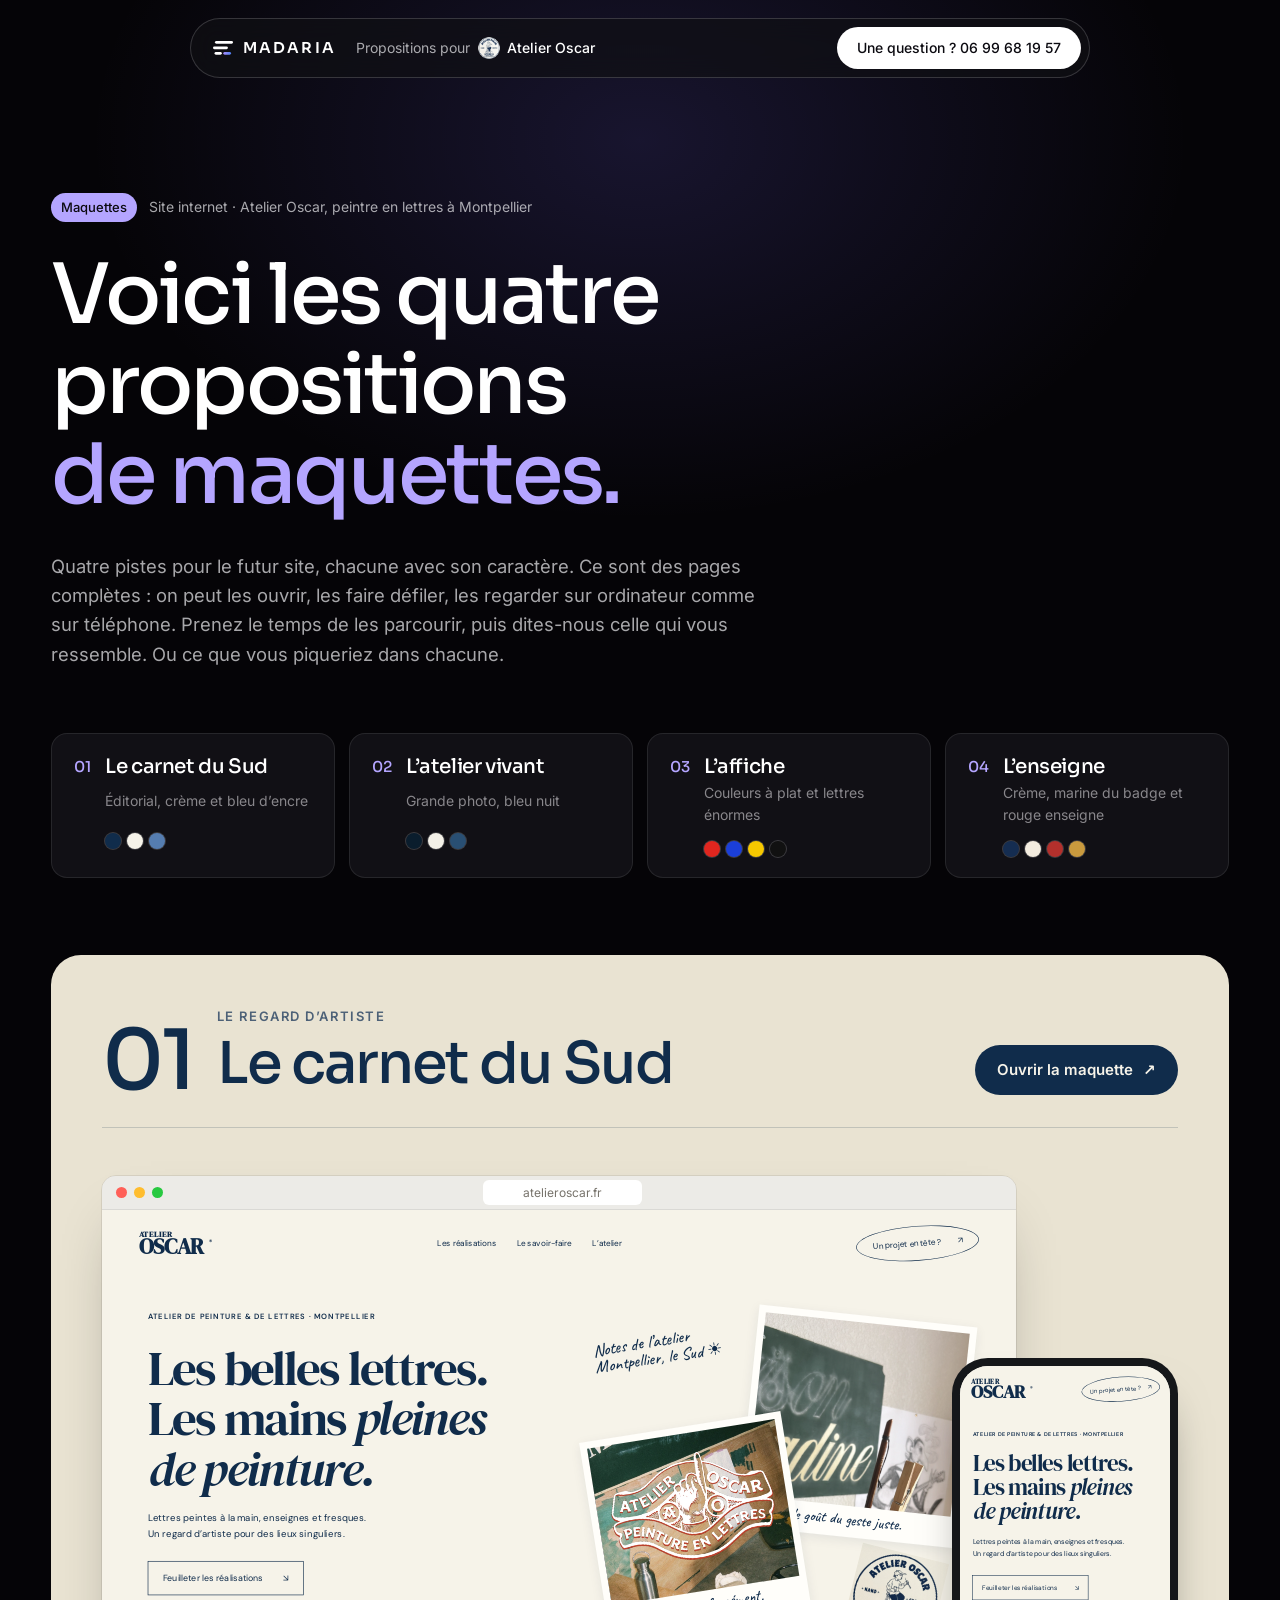
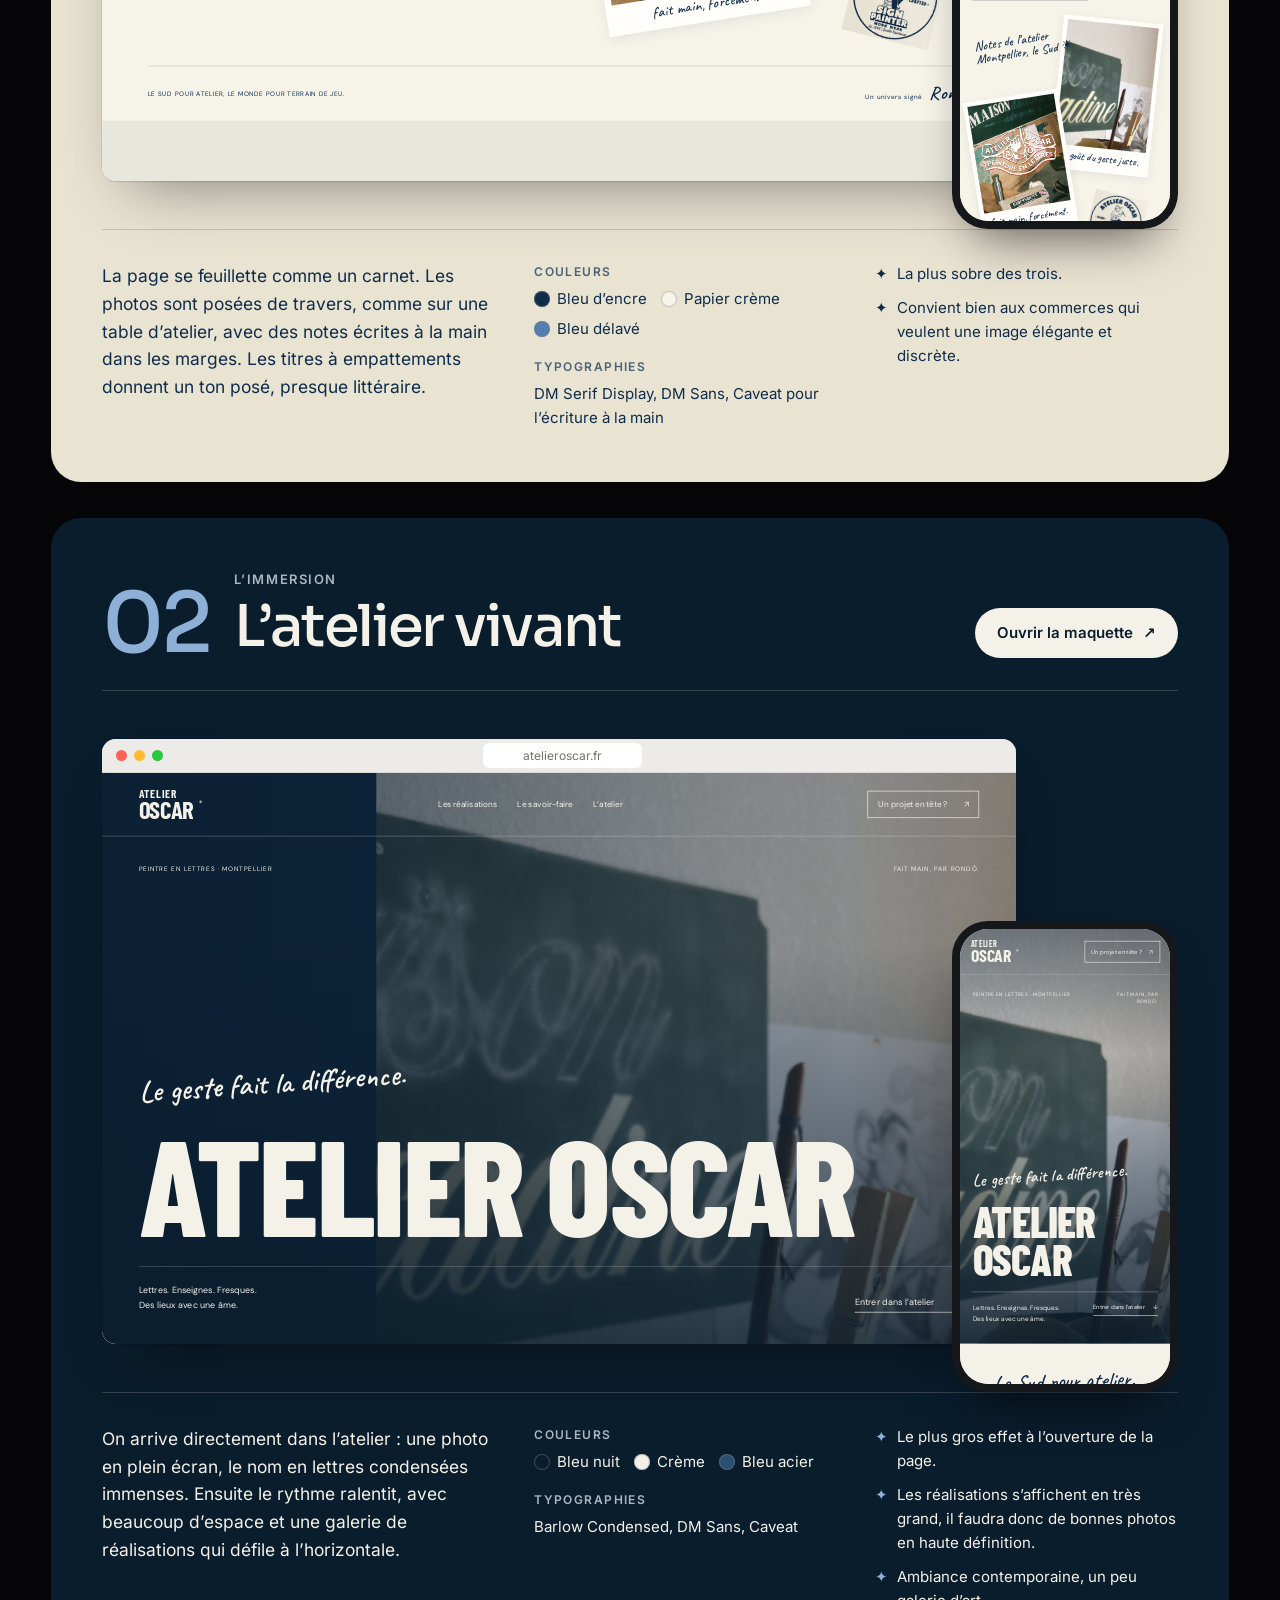
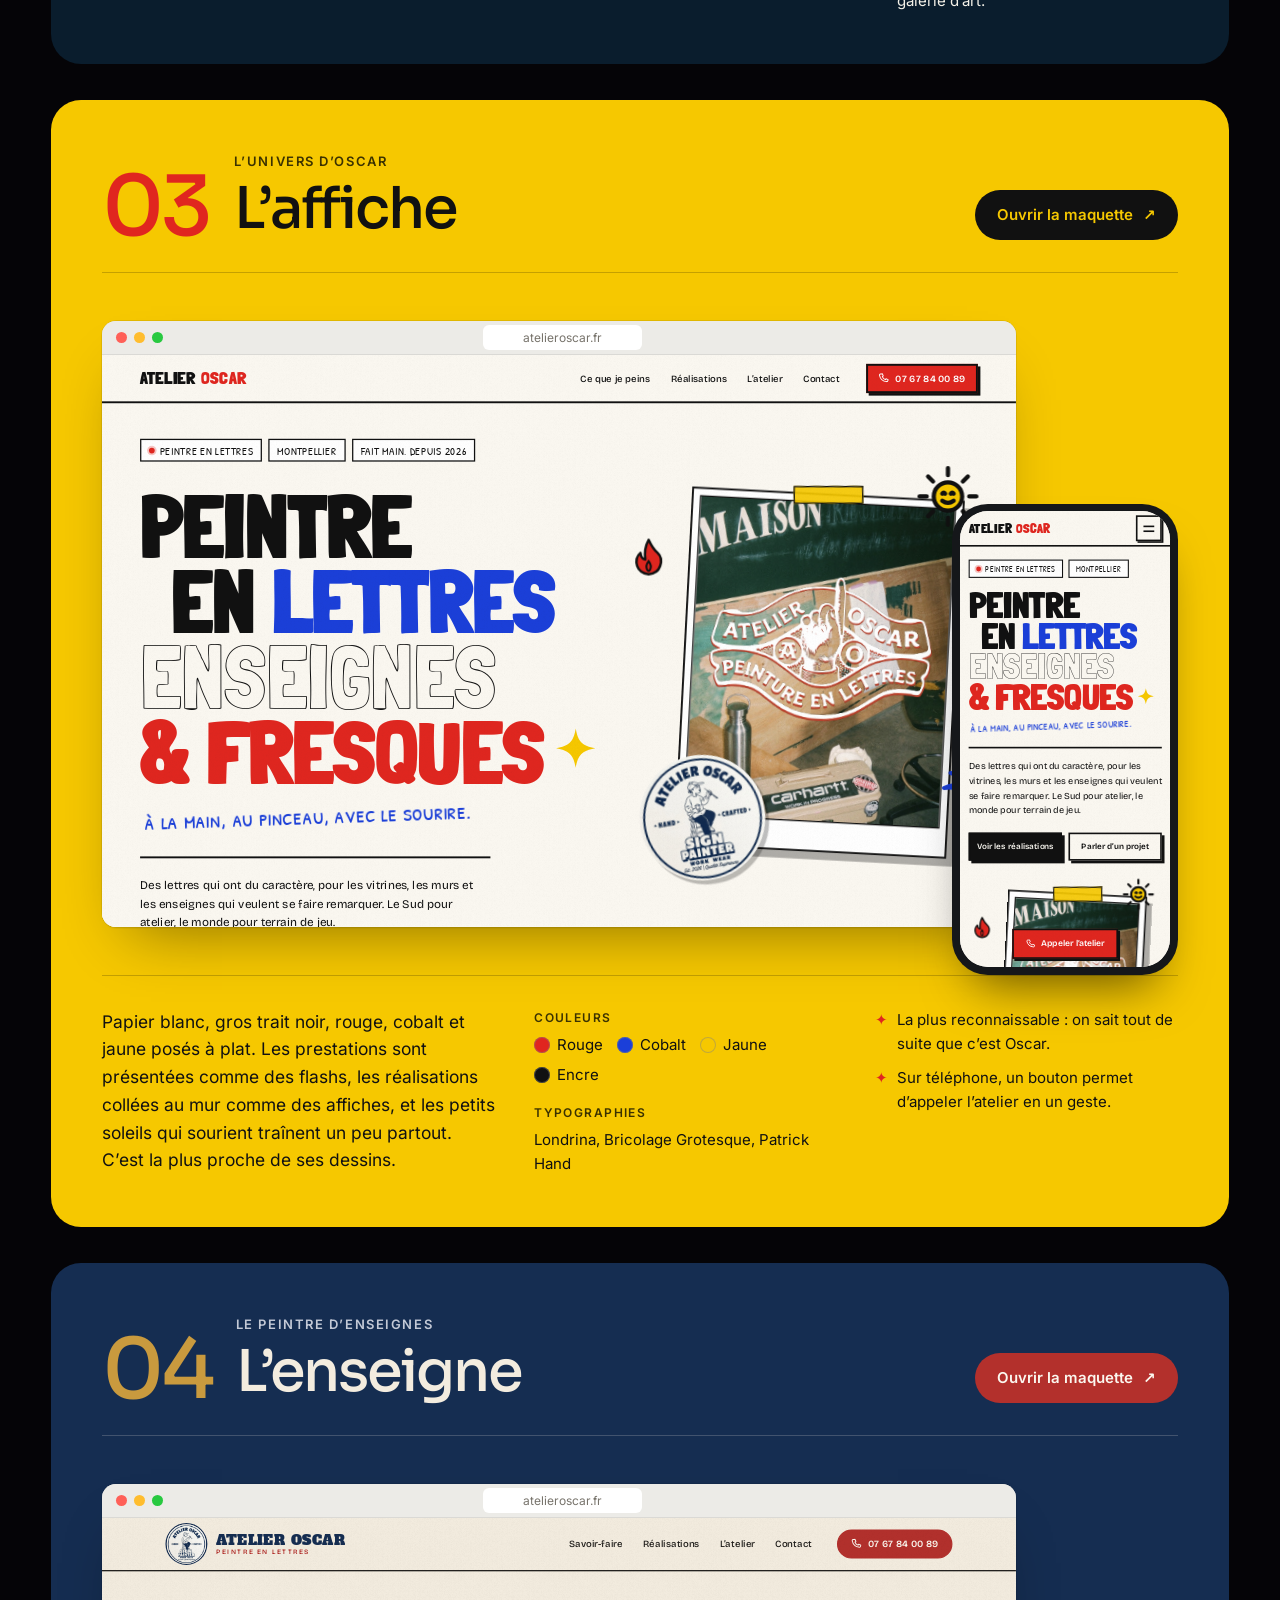
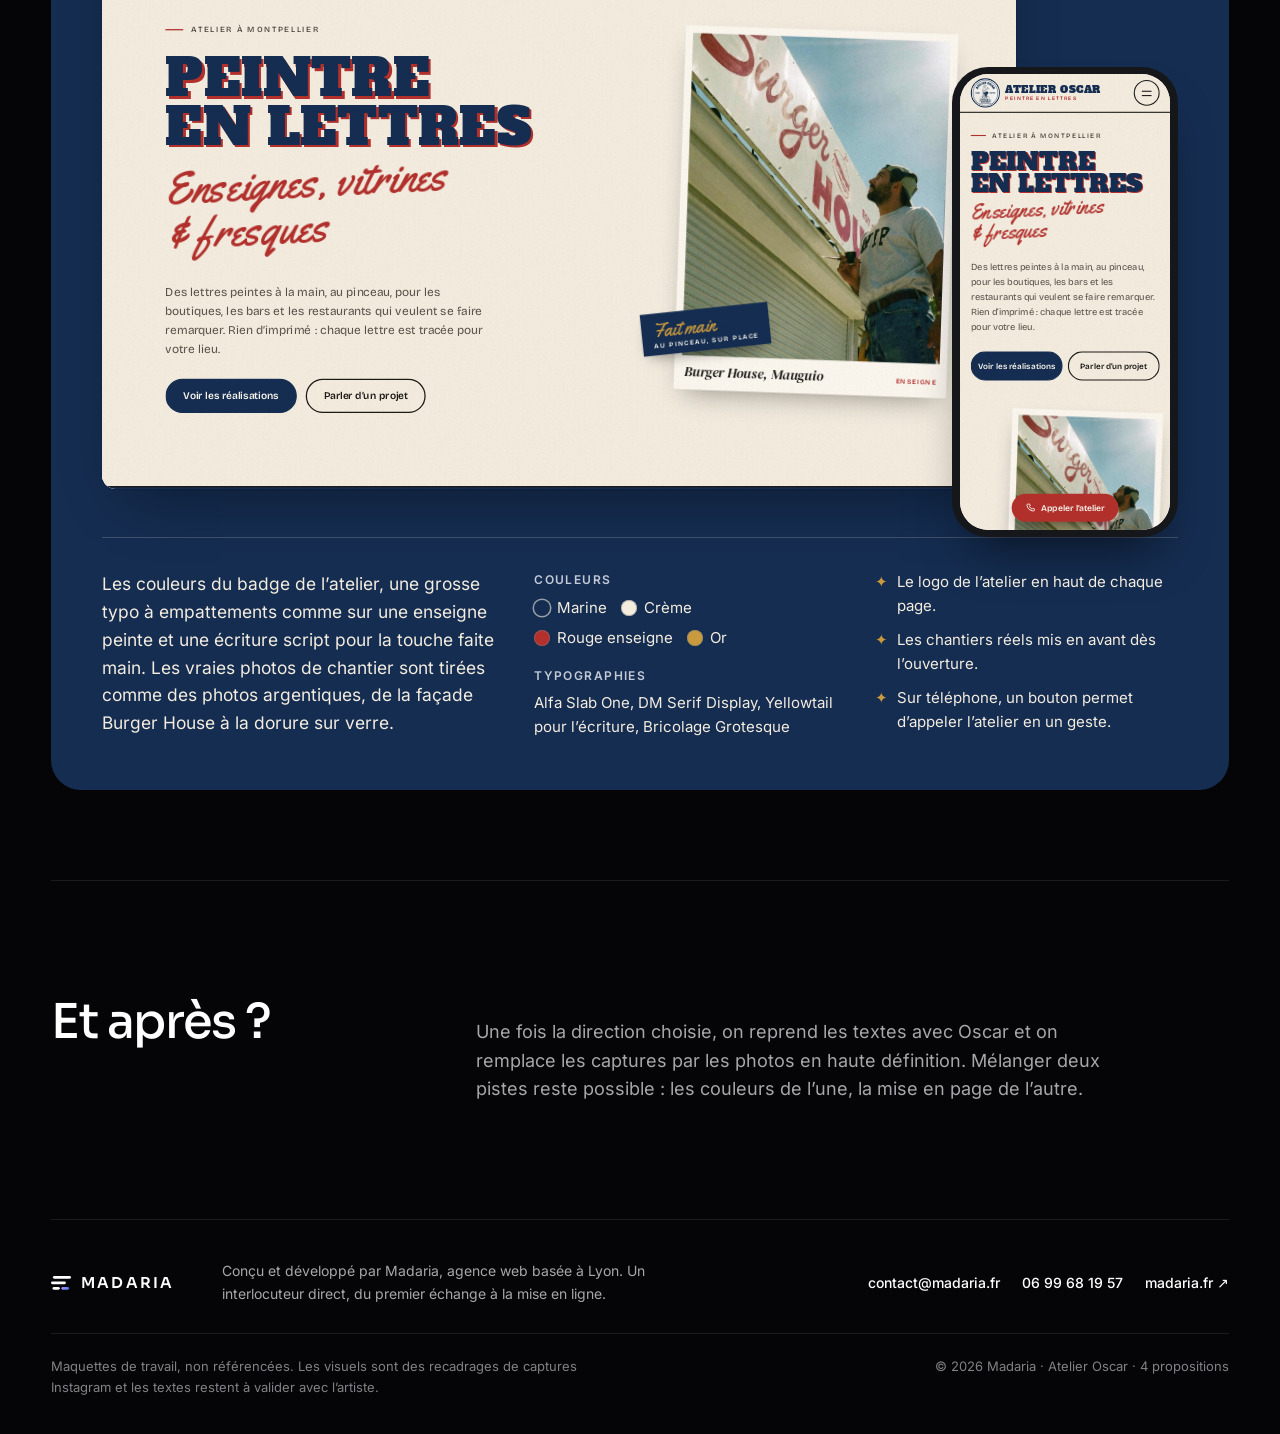
<file: index.html>
<!doctype html>
<html lang="fr">
<head>
<meta charset="utf-8">
<meta name="viewport" content="width=device-width,initial-scale=1">
<meta name="robots" content="noindex,nofollow">
<title>Atelier Oscar · Propositions de maquettes</title>
<meta name="description" content="Les quatre propositions de maquettes pour le site d’Atelier Oscar, peintre en lettres à Montpellier.">
<link rel="icon" href="assets/favicon.png" type="image/png">
<link rel="apple-touch-icon" href="assets/apple-touch-icon.png">
<link rel="stylesheet" href="assets/madaria/fonts.css">
<link rel="stylesheet" href="index.css">
<script src="index.js" defer></script>
</head>
<body>
<a class="skip" href="#propositions">Aller aux propositions</a>

<header class="top">
  <a class="mad" href="https://madaria.fr" target="_blank" rel="noopener" aria-label="Madaria, agence web"><svg class="mad-logo" viewBox="0 0 255 174" aria-hidden="true"><defs><linearGradient id="gn" x1="0" y1="0" x2="1" y2="0"><stop offset="0" stop-color="#A78BFA"/><stop offset="1" stop-color="#4F80F0"/></linearGradient></defs><rect x="25" y="0" width="230" height="34" rx="17" fill="#fff"/><rect x="0" y="70" width="190" height="34" rx="17" fill="#fff"/><rect x="20" y="140" width="92" height="34" rx="17" fill="#fff"/><rect x="132" y="140" width="98" height="34" rx="17" fill="url(#gn)"/></svg>MADARIA</a>
  <span class="top-meta"><span class="top-for">Propositions pour</span> <span class="client"><img src="assets/favicon.png" alt="" width="64" height="64">Atelier Oscar</span></span>
  <a class="top-cta" href="tel:+33699681957">Une question ? 06 99 68 19 57</a>
</header>

<main>
  <section class="intro">
    <p class="kicker"><span class="pill">Maquettes</span>Site internet · Atelier Oscar, peintre en lettres à Montpellier</p>
    <h1>Voici les quatre propositions <em>de maquettes.</em></h1>
    <p class="lead">Quatre pistes pour le futur site, chacune avec son caractère. Ce sont des pages complètes : on peut les ouvrir, les faire défiler, les regarder sur ordinateur comme sur téléphone. Prenez le temps de les parcourir, puis dites-nous celle qui vous ressemble. Ou ce que vous piqueriez dans chacune.</p>

    <nav class="toc" aria-label="Les quatre propositions">
      <a href="#carnet" class="toc-item">
        <span class="toc-n">01</span>
        <span class="toc-name">Le carnet du Sud</span>
        <span class="toc-mood">Éditorial, crème et bleu d’encre</span>
        <span class="dots" aria-hidden="true"><i style="background:#102c4b"></i><i style="background:#f6f3e9"></i><i style="background:#557db0"></i></span>
      </a>
      <a href="#atelier" class="toc-item">
        <span class="toc-n">02</span>
        <span class="toc-name">L’atelier vivant</span>
        <span class="toc-mood">Grande photo, bleu nuit</span>
        <span class="dots" aria-hidden="true"><i style="background:#0a1d2d"></i><i style="background:#f4f1e8"></i><i style="background:#294f73"></i></span>
      </a>
      <a href="#affiche" class="toc-item">
        <span class="toc-n">03</span>
        <span class="toc-name">L’affiche</span>
        <span class="toc-mood">Couleurs à plat et lettres énormes</span>
        <span class="dots" aria-hidden="true"><i style="background:#e0261f"></i><i style="background:#1b3fd9"></i><i style="background:#f6c800"></i><i style="background:#111"></i></span>
      </a>
      <a href="#enseigne" class="toc-item">
        <span class="toc-n">04</span>
        <span class="toc-name">L’enseigne</span>
        <span class="toc-mood">Crème, marine du badge et rouge enseigne</span>
        <span class="dots" aria-hidden="true"><i style="background:#152d51"></i><i style="background:#f3ecdf"></i><i style="background:#b3302c"></i><i style="background:#c99a3e"></i></span>
      </a>
    </nav>
  </section>

  <div id="propositions" class="proposals">

    <article class="proposal p-carnet" id="carnet" aria-labelledby="carnet-title">
      <header class="p-head">
        <span class="p-num">01</span>
        <div class="p-title">
          <p class="p-tag">Le regard d’artiste</p>
          <h2 id="carnet-title">Le carnet du Sud</h2>
        </div>
        <a class="btn" href="maquette-2.html">Ouvrir la maquette <span aria-hidden="true">↗</span></a>
      </header>
      <div class="p-preview">
        <div class="browser">
          <div class="browser-bar" aria-hidden="true"><i></i><i></i><i></i><span>atelieroscar.fr</span></div>
          <div class="screen" data-w="1440"><iframe src="maquette-2.html" width="1440" height="900" title="Aperçu ordinateur du Carnet du Sud" tabindex="-1" aria-hidden="true" loading="lazy"></iframe></div>
          <a class="cover" href="maquette-2.html" aria-label="Ouvrir Le carnet du Sud en grand"><span>Voir en grand ↗</span></a>
        </div>
        <div class="phone">
          <div class="screen" data-w="390"><iframe src="maquette-2.html" width="390" height="844" title="Aperçu mobile du Carnet du Sud" tabindex="-1" aria-hidden="true" loading="lazy"></iframe></div>
          <a class="cover" href="maquette-2.html" tabindex="-1" aria-hidden="true"></a>
        </div>
      </div>
      <div class="p-info">
        <p class="p-desc">La page se feuillette comme un carnet. Les photos sont posées de travers, comme sur une table d’atelier, avec des notes écrites à la main dans les marges. Les titres à empattements donnent un ton posé, presque littéraire.</p>
        <dl class="p-specs">
          <div><dt>Couleurs</dt><dd class="swatches"><span><i style="background:#102c4b"></i>Bleu d’encre</span><span><i style="background:#f6f3e9"></i>Papier crème</span><span><i style="background:#557db0"></i>Bleu délavé</span></dd></div>
          <div><dt>Typographies</dt><dd>DM Serif Display, DM Sans, Caveat pour l’écriture à la main</dd></div>
        </dl>
        <ul class="p-points">
          <li>La plus sobre des trois.</li>
          <li>Convient bien aux commerces qui veulent une image élégante et discrète.</li>
        </ul>
      </div>
    </article>

    <article class="proposal p-atelier" id="atelier" aria-labelledby="atelier-title">
      <header class="p-head">
        <span class="p-num">02</span>
        <div class="p-title">
          <p class="p-tag">L’immersion</p>
          <h2 id="atelier-title">L’atelier vivant</h2>
        </div>
        <a class="btn" href="maquette-3.html">Ouvrir la maquette <span aria-hidden="true">↗</span></a>
      </header>
      <div class="p-preview">
        <div class="browser">
          <div class="browser-bar" aria-hidden="true"><i></i><i></i><i></i><span>atelieroscar.fr</span></div>
          <div class="screen" data-w="1440"><iframe src="maquette-3.html" width="1440" height="900" title="Aperçu ordinateur de L’atelier vivant" tabindex="-1" aria-hidden="true" loading="lazy"></iframe></div>
          <a class="cover" href="maquette-3.html" aria-label="Ouvrir L’atelier vivant en grand"><span>Voir en grand ↗</span></a>
        </div>
        <div class="phone">
          <div class="screen" data-w="390"><iframe src="maquette-3.html" width="390" height="844" title="Aperçu mobile de L’atelier vivant" tabindex="-1" aria-hidden="true" loading="lazy"></iframe></div>
          <a class="cover" href="maquette-3.html" tabindex="-1" aria-hidden="true"></a>
        </div>
      </div>
      <div class="p-info">
        <p class="p-desc">On arrive directement dans l’atelier : une photo en plein écran, le nom en lettres condensées immenses. Ensuite le rythme ralentit, avec beaucoup d’espace et une galerie de réalisations qui défile à l’horizontale.</p>
        <dl class="p-specs">
          <div><dt>Couleurs</dt><dd class="swatches"><span><i style="background:#0a1d2d"></i>Bleu nuit</span><span><i style="background:#f4f1e8"></i>Crème</span><span><i style="background:#294f73"></i>Bleu acier</span></dd></div>
          <div><dt>Typographies</dt><dd>Barlow Condensed, DM Sans, Caveat</dd></div>
        </dl>
        <ul class="p-points">
          <li>Le plus gros effet à l’ouverture de la page.</li>
          <li>Les réalisations s’affichent en très grand, il faudra donc de bonnes photos en haute définition.</li>
          <li>Ambiance contemporaine, un peu galerie d’art.</li>
        </ul>
      </div>
    </article>

    <article class="proposal p-affiche" id="affiche" aria-labelledby="affiche-title">
      <header class="p-head">
        <span class="p-num">03</span>
        <div class="p-title">
          <p class="p-tag">L’univers d’Oscar</p>
          <h2 id="affiche-title">L’affiche</h2>
        </div>
        <a class="btn" href="maquette-4.html">Ouvrir la maquette <span aria-hidden="true">↗</span></a>
      </header>
      <div class="p-preview">
        <div class="browser">
          <div class="browser-bar" aria-hidden="true"><i></i><i></i><i></i><span>atelieroscar.fr</span></div>
          <div class="screen" data-w="1440"><iframe src="maquette-4.html" width="1440" height="900" title="Aperçu ordinateur de L’affiche" tabindex="-1" aria-hidden="true" loading="lazy"></iframe></div>
          <a class="cover" href="maquette-4.html" aria-label="Ouvrir L’affiche en grand"><span>Voir en grand ↗</span></a>
        </div>
        <div class="phone">
          <div class="screen" data-w="390"><iframe src="maquette-4.html" width="390" height="844" title="Aperçu mobile de L’affiche" tabindex="-1" aria-hidden="true" loading="lazy"></iframe></div>
          <a class="cover" href="maquette-4.html" tabindex="-1" aria-hidden="true"></a>
        </div>
      </div>
      <div class="p-info">
        <p class="p-desc">Papier blanc, gros trait noir, rouge, cobalt et jaune posés à plat. Les prestations sont présentées comme des flashs, les réalisations collées au mur comme des affiches, et les petits soleils qui sourient traînent un peu partout. C’est la plus proche de ses dessins.</p>
        <dl class="p-specs">
          <div><dt>Couleurs</dt><dd class="swatches"><span><i style="background:#e0261f"></i>Rouge</span><span><i style="background:#1b3fd9"></i>Cobalt</span><span><i style="background:#f6c800"></i>Jaune</span><span><i style="background:#111"></i>Encre</span></dd></div>
          <div><dt>Typographies</dt><dd>Londrina, Bricolage Grotesque, Patrick Hand</dd></div>
        </dl>
        <ul class="p-points">
          <li>La plus reconnaissable : on sait tout de suite que c’est Oscar.</li>
          <li>Sur téléphone, un bouton permet d’appeler l’atelier en un geste.</li>
        </ul>
      </div>
    </article>
    <article class="proposal p-enseigne" id="enseigne" aria-labelledby="enseigne-title">
      <header class="p-head">
        <span class="p-num">04</span>
        <div class="p-title">
          <p class="p-tag">Le peintre d’enseignes</p>
          <h2 id="enseigne-title">L’enseigne</h2>
        </div>
        <a class="btn" href="maquette-5.html">Ouvrir la maquette <span aria-hidden="true">↗</span></a>
      </header>
      <div class="p-preview">
        <div class="browser">
          <div class="browser-bar" aria-hidden="true"><i></i><i></i><i></i><span>atelieroscar.fr</span></div>
          <div class="screen" data-w="1440"><iframe src="maquette-5.html" width="1440" height="900" title="Aperçu ordinateur de L’enseigne" tabindex="-1" aria-hidden="true" loading="lazy"></iframe></div>
          <a class="cover" href="maquette-5.html" aria-label="Ouvrir L’enseigne en grand"><span>Voir en grand ↗</span></a>
        </div>
        <div class="phone">
          <div class="screen" data-w="390"><iframe src="maquette-5.html" width="390" height="844" title="Aperçu mobile de L’enseigne" tabindex="-1" aria-hidden="true" loading="lazy"></iframe></div>
          <a class="cover" href="maquette-5.html" tabindex="-1" aria-hidden="true"></a>
        </div>
      </div>
      <div class="p-info">
        <p class="p-desc">Les couleurs du badge de l’atelier, une grosse typo à empattements comme sur une enseigne peinte et une écriture script pour la touche faite main. Les vraies photos de chantier sont tirées comme des photos argentiques, de la façade Burger House à la dorure sur verre.</p>
        <dl class="p-specs">
          <div><dt>Couleurs</dt><dd class="swatches"><span><i style="background:#152d51;box-shadow:0 0 0 1.5px rgba(243,236,223,.6)"></i>Marine</span><span><i style="background:#f3ecdf"></i>Crème</span><span><i style="background:#b3302c"></i>Rouge enseigne</span><span><i style="background:#c99a3e"></i>Or</span></dd></div>
          <div><dt>Typographies</dt><dd>Alfa Slab One, DM Serif Display, Yellowtail pour l’écriture, Bricolage Grotesque</dd></div>
        </dl>
        <ul class="p-points">
          <li>Le logo de l’atelier en haut de chaque page.</li>
          <li>Les chantiers réels mis en avant dès l’ouverture.</li>
          <li>Sur téléphone, un bouton permet d’appeler l’atelier en un geste.</li>
        </ul>
      </div>
    </article>
  </div>

  <section class="next">
    <h2>Et après&nbsp;?</h2>
    <p>Une fois la direction choisie, on reprend les textes avec Oscar et on remplace les captures par les photos en haute définition. Mélanger deux pistes reste possible : les couleurs de l’une, la mise en page de l’autre.</p>
  </section>
</main>

<footer class="foot">
  <div class="foot-top">
    <a class="mad" href="https://madaria.fr" target="_blank" rel="noopener" aria-label="Madaria, agence web"><svg class="mad-logo" viewBox="0 0 255 174" aria-hidden="true"><defs><linearGradient id="gn2" x1="0" y1="0" x2="1" y2="0"><stop offset="0" stop-color="#A78BFA"/><stop offset="1" stop-color="#4F80F0"/></linearGradient></defs><rect x="25" y="0" width="230" height="34" rx="17" fill="#fff"/><rect x="0" y="70" width="190" height="34" rx="17" fill="#fff"/><rect x="20" y="140" width="92" height="34" rx="17" fill="#fff"/><rect x="132" y="140" width="98" height="34" rx="17" fill="url(#gn2)"/></svg>MADARIA</a>
    <p>Conçu et développé par Madaria, agence web basée à Lyon. Un interlocuteur direct, du premier échange à la mise en ligne.</p>
    <div class="foot-contact"><a href="mailto:contact@madaria.fr">contact@madaria.fr</a><a href="tel:+33699681957">06 99 68 19 57</a><a href="https://madaria.fr" target="_blank" rel="noopener">madaria.fr ↗</a></div>
  </div>
  <div class="foot-row">
    <p>Maquettes de travail, non référencées. Les visuels sont des recadrages de captures Instagram et les textes restent à valider avec l’artiste.</p>
    <span>© 2026 Madaria · Atelier Oscar · 4 propositions</span>
  </div>
</footer>
</body>
</html>
</file>
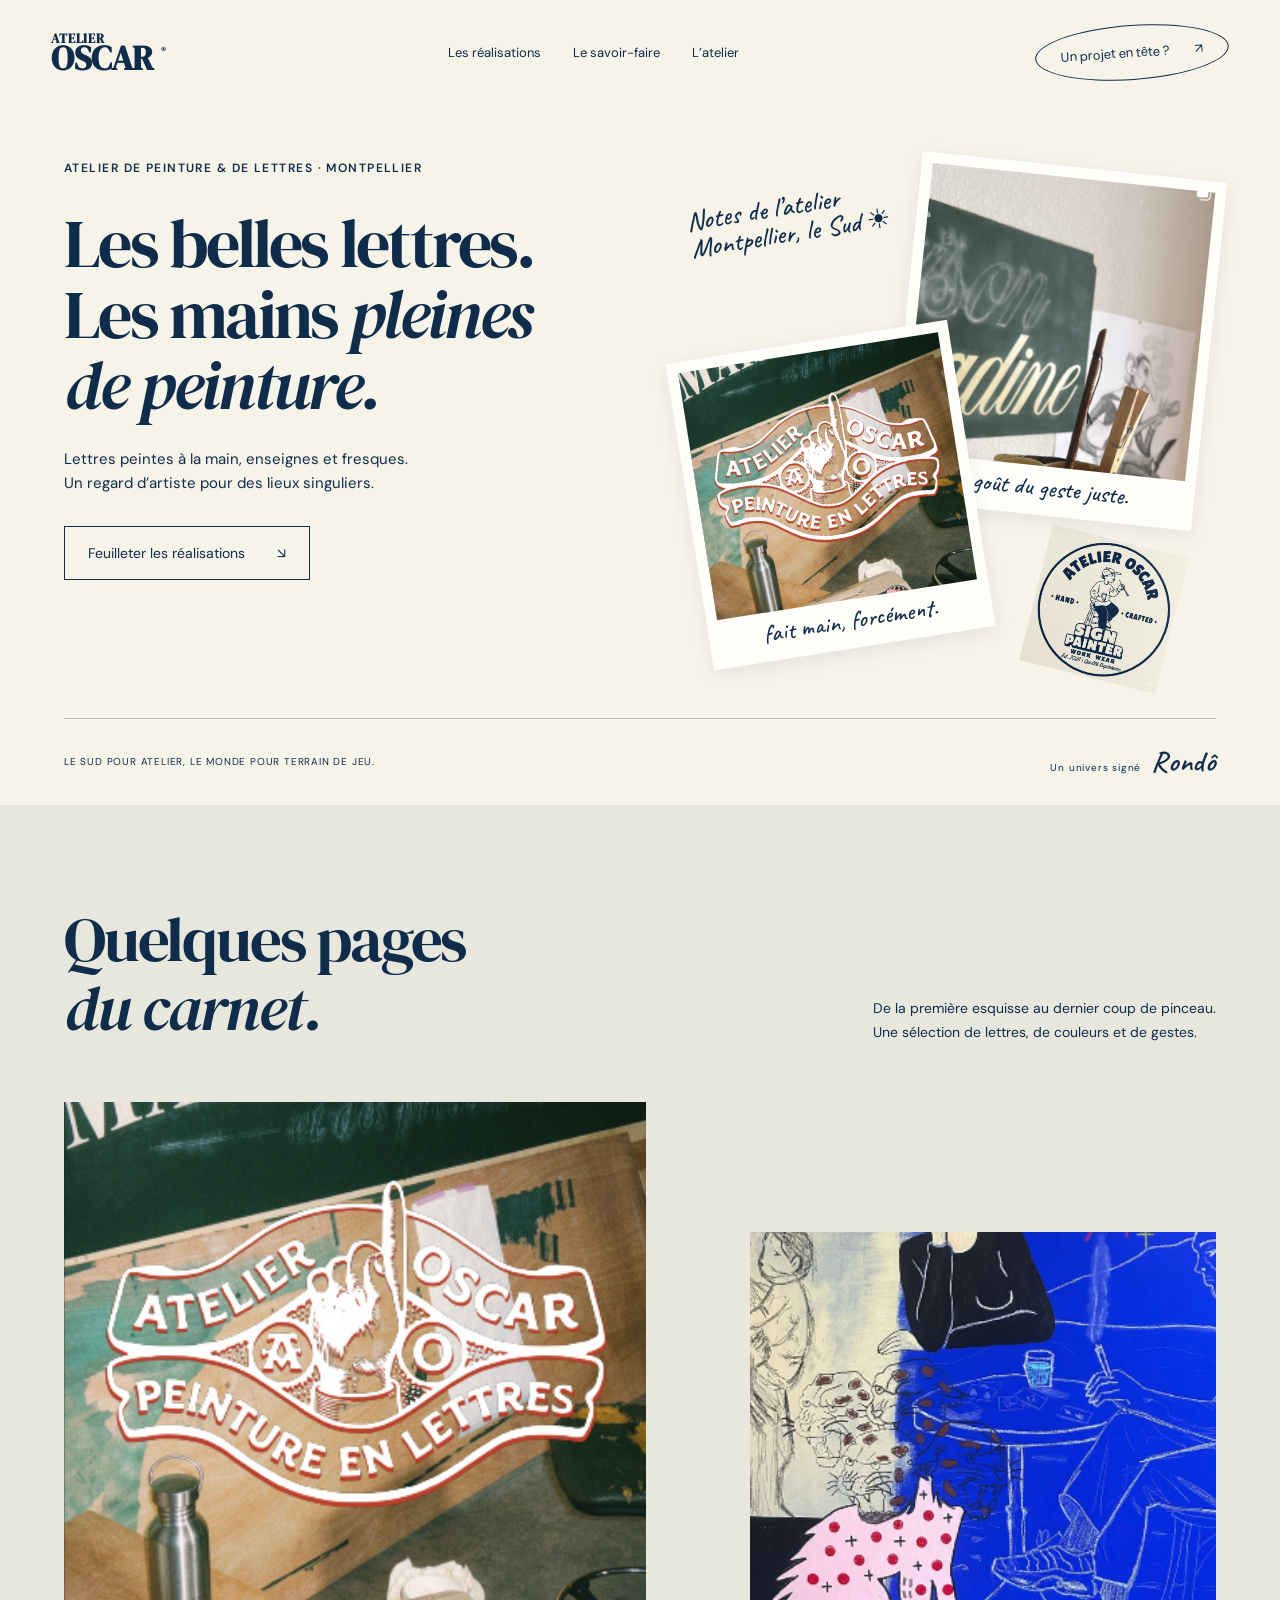
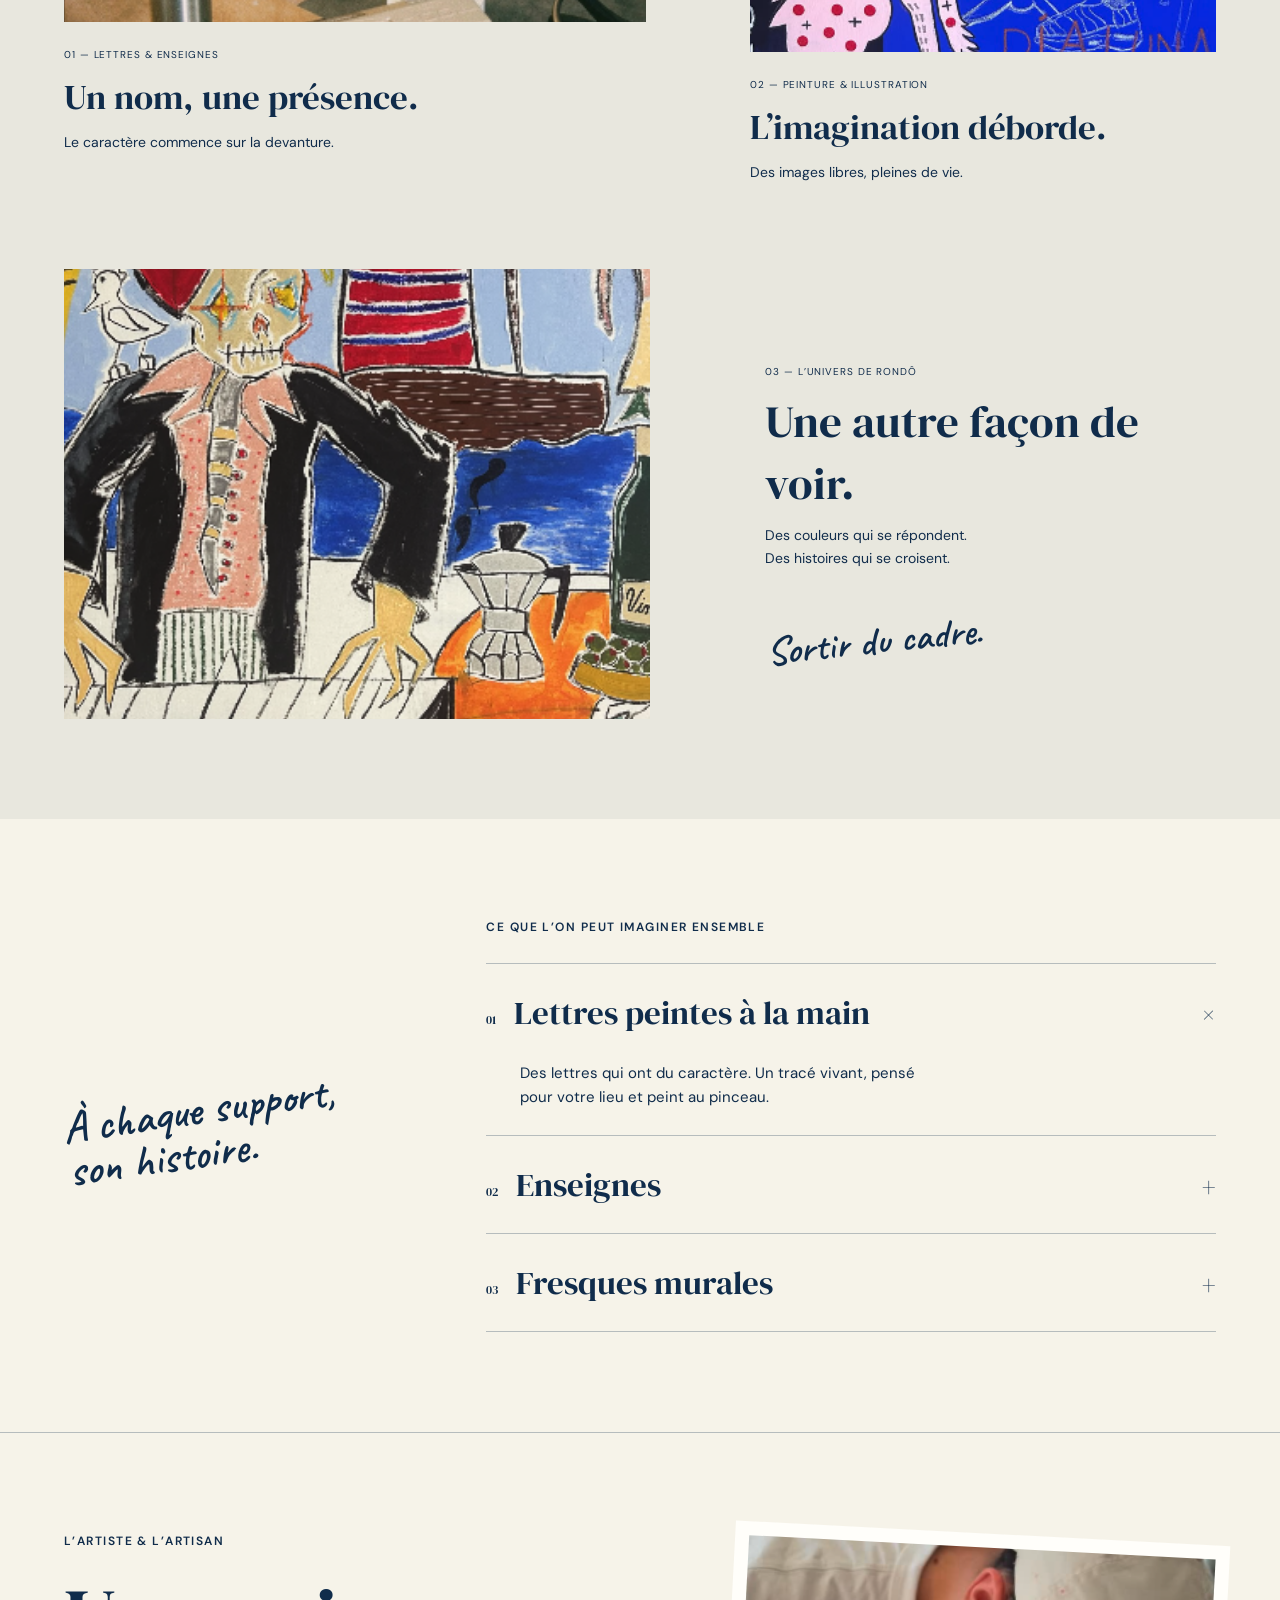
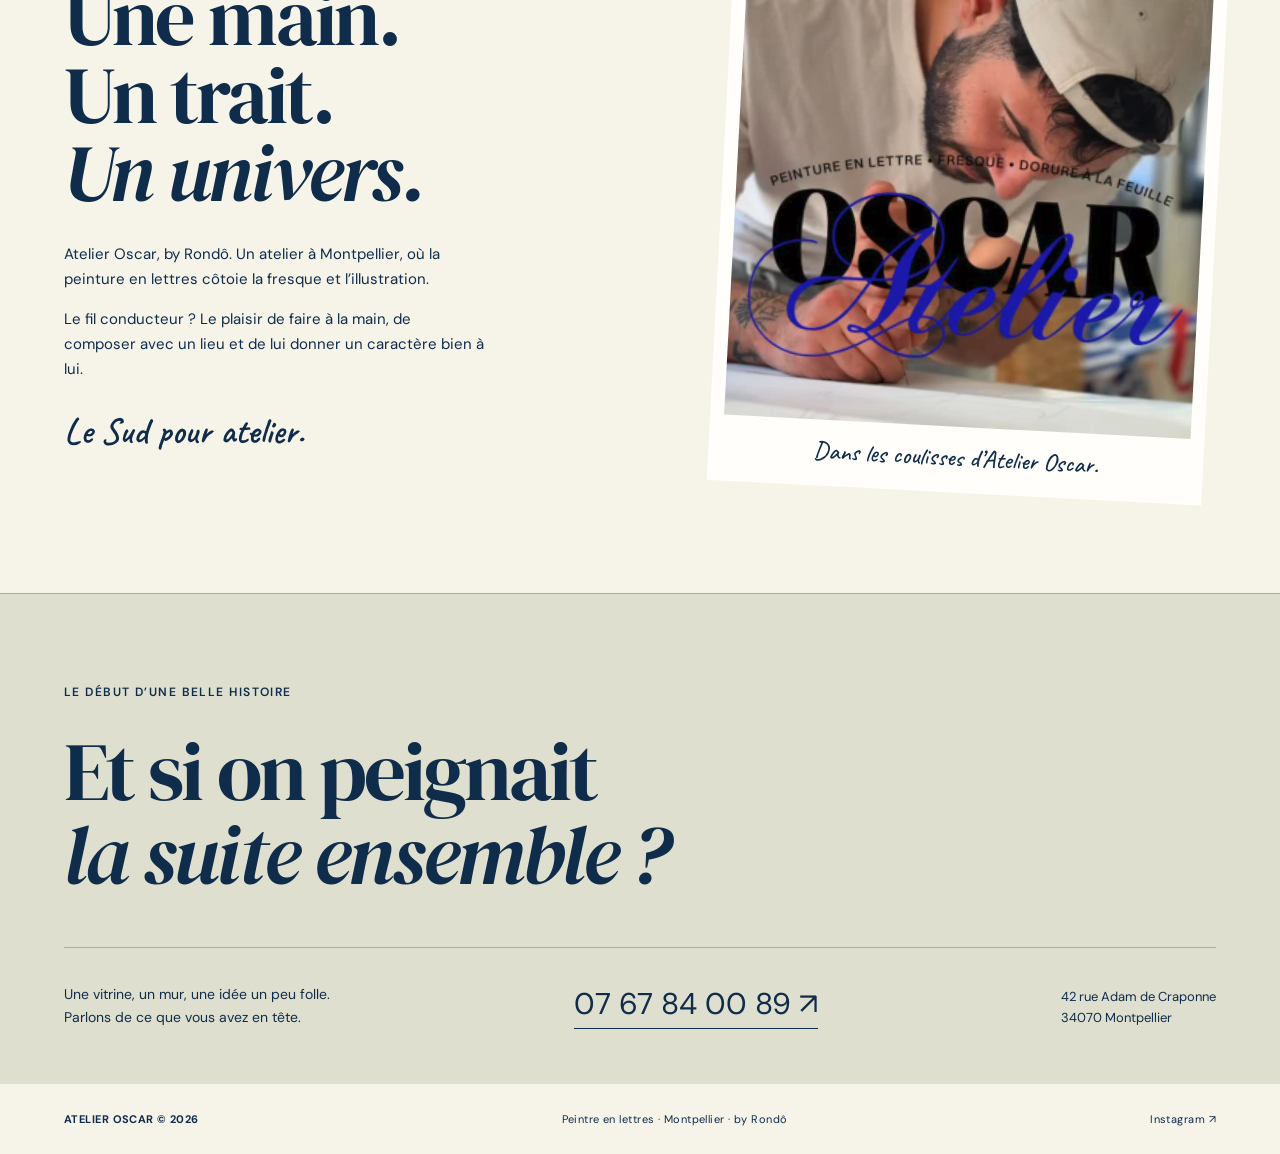
<file: maquette-2.html>
<!doctype html><html lang="fr"><head><meta charset="utf-8"><meta name="viewport" content="width=device-width,initial-scale=1"><title>Le carnet du Sud — Atelier Oscar</title><meta name="description" content="Atelier Oscar, peintre en lettres à Montpellier. Enseignes peintes à la main, fresques murales et créations sur mesure, by Rondô."><meta name="robots" content="noindex,nofollow"><link rel="icon" href="assets/favicon.png" type="image/png">
<link rel="apple-touch-icon" href="assets/apple-touch-icon.png"><link rel="stylesheet" href="assets/fonts.css"><link rel="stylesheet" href="style.css"><script src="app.js" defer></script></head><body class="concept c2"><a class="skip" href="#main">Aller au contenu</a><header class="site-header"><a href="#main" class="brand" aria-label="Atelier Oscar, accueil">ATELIER <strong>OSCAR<span>®</span></strong></a><nav aria-label="Navigation principale"><a href="#projets">Les réalisations</a><a href="#savoir-faire">Le savoir-faire</a><a href="#atelier">L’atelier</a></nav><a class="header-contact" href="#contact">Un projet en tête ? <span>↗</span></a></header><main id="main"><section class="notebook-hero"><div class="notebook-heading"><div class="eyebrow">ATELIER DE PEINTURE & DE LETTRES · MONTPELLIER</div><h1>Les belles lettres.<br>Les mains <em>pleines<br>de peinture.</em></h1><p>Lettres peintes à la main, enseignes et fresques.<br>Un regard d’artiste pour des lieux singuliers.</p><a class="outline-link" href="#projets">Feuilleter les réalisations <span>↘</span></a></div><div class="notebook-collage"><div class="paper-photo main-photo"><svg class="art " viewBox="1064 456 341 380" role="img" aria-label="Pinceaux et lettrage traditionnel" preserveAspectRatio="xMidYMid slice"><image href="assets/atelier.png" width="1412" height="945" /></svg><span>le goût du geste juste.</span></div><div class="paper-photo second-photo"><svg class="art " viewBox="6 8 350 442" role="img" aria-label="Enseigne Atelier Oscar peinte à la main" preserveAspectRatio="xMidYMid slice"><image href="assets/atelier.png" width="1412" height="945" /></svg><span>fait main, forcément.</span></div><span class="collage-note">Notes de l’atelier<br>Montpellier, le Sud ☀</span><img class="notebook-seal" src="assets/logo.png" alt="Sceau de l’Atelier Oscar"></div><div class="notebook-foot"><span>LE SUD POUR ATELIER, LE MONDE POUR TERRAIN DE JEU.</span><span>Un univers signé <b class="signature">Rondô</b></span></div></section><section id="projets" class="notebook-projects section-pad"><div class="section-heading"><h2>Quelques pages<br><em>du carnet.</em></h2><p>De la première esquisse au dernier coup de pinceau.<br>Une sélection de lettres, de couleurs et de gestes.</p></div><div class="editorial-grid"><div class="editorial-project large"><svg class="art " viewBox="6 8 350 442" role="img" aria-label="Enseigne Atelier Oscar peinte à la main" preserveAspectRatio="xMidYMid slice"><image href="assets/atelier.png" width="1412" height="945" /></svg><div><span>01 — LETTRES & ENSEIGNES</span><h3>Un nom, une présence.</h3><p>Le caractère commence sur la devanture.</p></div></div><div class="editorial-project small"><svg class="art " viewBox="711 8 347 442" role="img" aria-label="Peinture figurative au bleu intense" preserveAspectRatio="xMidYMid slice"><image href="assets/atelier.png" width="1412" height="945" /></svg><div><span>02 — PEINTURE & ILLUSTRATION</span><h3>L’imagination déborde.</h3><p>Des images libres, pleines de vie.</p></div></div><div class="editorial-project wide"><svg class="art " viewBox="360 456 345 462" role="img" aria-label="Composition peinte autour d’un piano" preserveAspectRatio="xMidYMid slice"><image href="assets/atelier.png" width="1412" height="945" /></svg><div><span>03 — L’UNIVERS DE RONDÔ</span><h3>Une autre façon de voir.</h3><p>Des couleurs qui se répondent.<br>Des histoires qui se croisent.</p><span class="hand-note">Sortir du cadre.</span></div></div></div></section><section id="savoir-faire" class="notebook-services section-pad"><span class="hand-note">À chaque support,<br>son histoire.</span><div><div class="eyebrow">CE QUE L’ON PEUT IMAGINER ENSEMBLE</div><div class="service-rows"><details open><summary><span>01</span> Lettres peintes à la main <b>+</b></summary><p>Des lettres qui ont du caractère. Un tracé vivant, pensé pour votre lieu et peint au pinceau.</p></details><details><summary><span>02</span> Enseignes <b>+</b></summary><p>Une devanture qui raconte qui vous êtes. Bois, vitrine ou façade : une enseigne dessinée pour son support.</p></details><details><summary><span>03</span> Fresques murales <b>+</b></summary><p>Donner vie aux murs, jouer avec les volumes et faire entrer un univers singulier dans votre lieu.</p></details></div></div></section><section id="atelier" class="notebook-about section-pad"><div><div class="eyebrow">L’ARTISTE & L’ARTISAN</div><h2>Une main.<br>Un trait.<br><em>Un univers.</em></h2><p>Atelier Oscar, by Rondô. Un atelier à Montpellier, où la peinture en lettres côtoie la fresque et l’illustration.</p><p>Le fil conducteur ? Le plaisir de faire à la main, de composer avec un lieu et de lui donner un caractère bien à lui.</p><span class="signature">Le Sud pour atelier.</span></div><div class="about-photo"><svg class="art " viewBox="1063 8 345 442" role="img" aria-label="Le peintre au travail, pinceau en main" preserveAspectRatio="xMidYMid slice"><image href="assets/atelier.png" width="1412" height="945" /></svg><span>Dans les coulisses d’Atelier Oscar.</span></div></section><section id="contact" class="contact-section"><div class="eyebrow">LE DÉBUT D’UNE BELLE HISTOIRE</div><h2>Et si on peignait<br><em>la suite ensemble ?</em></h2><div class="contact-bottom"><p>Une vitrine, un mur, une idée un peu folle.<br>Parlons de ce que vous avez en tête.</p><a class="phone" href="tel:+33767840089">07 67 84 00 89 ↗</a><address>42 rue Adam de Craponne<br>34070 Montpellier</address></div></section></main><footer><a href="#main">ATELIER OSCAR © 2026</a><span>Peintre en lettres · Montpellier · by Rondô</span><a href="https://www.instagram.com/atelieroscar_/" target="_blank" rel="noopener noreferrer">Instagram ↗</a></footer></body></html>
</file>
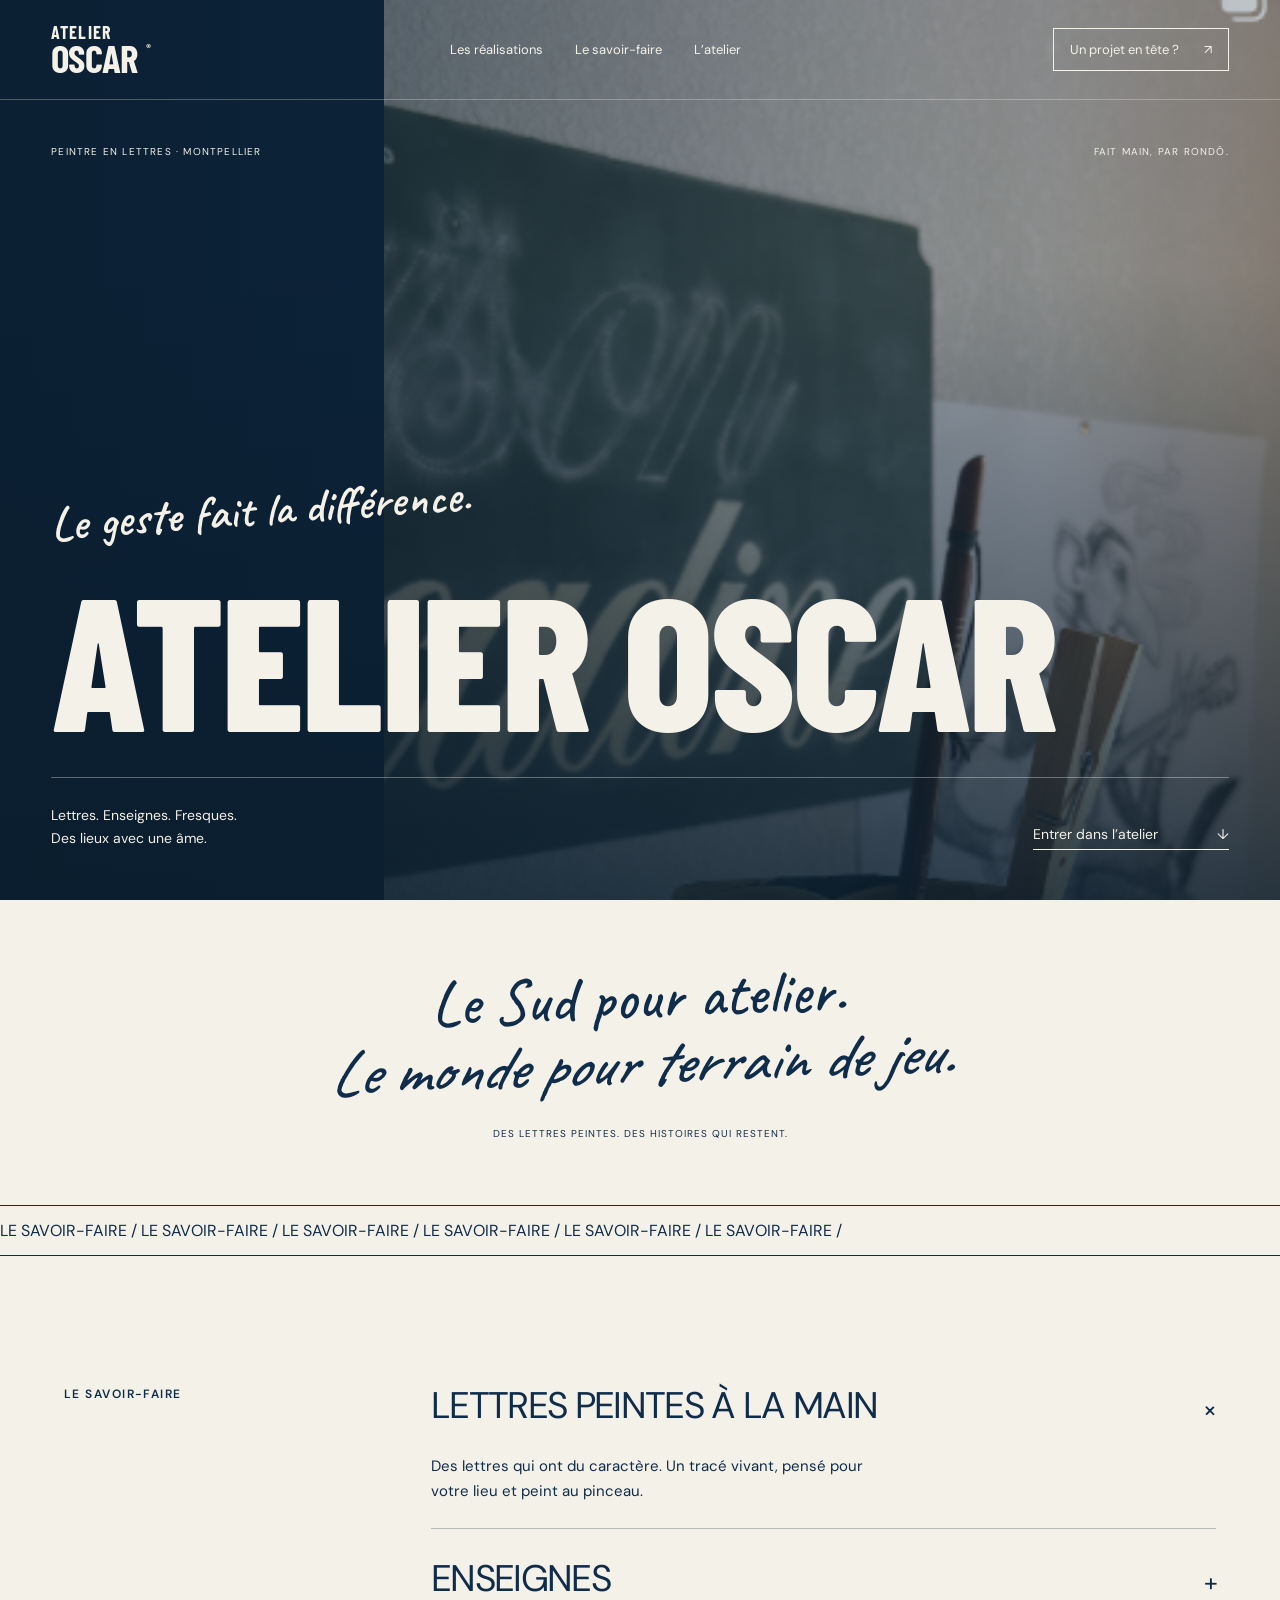
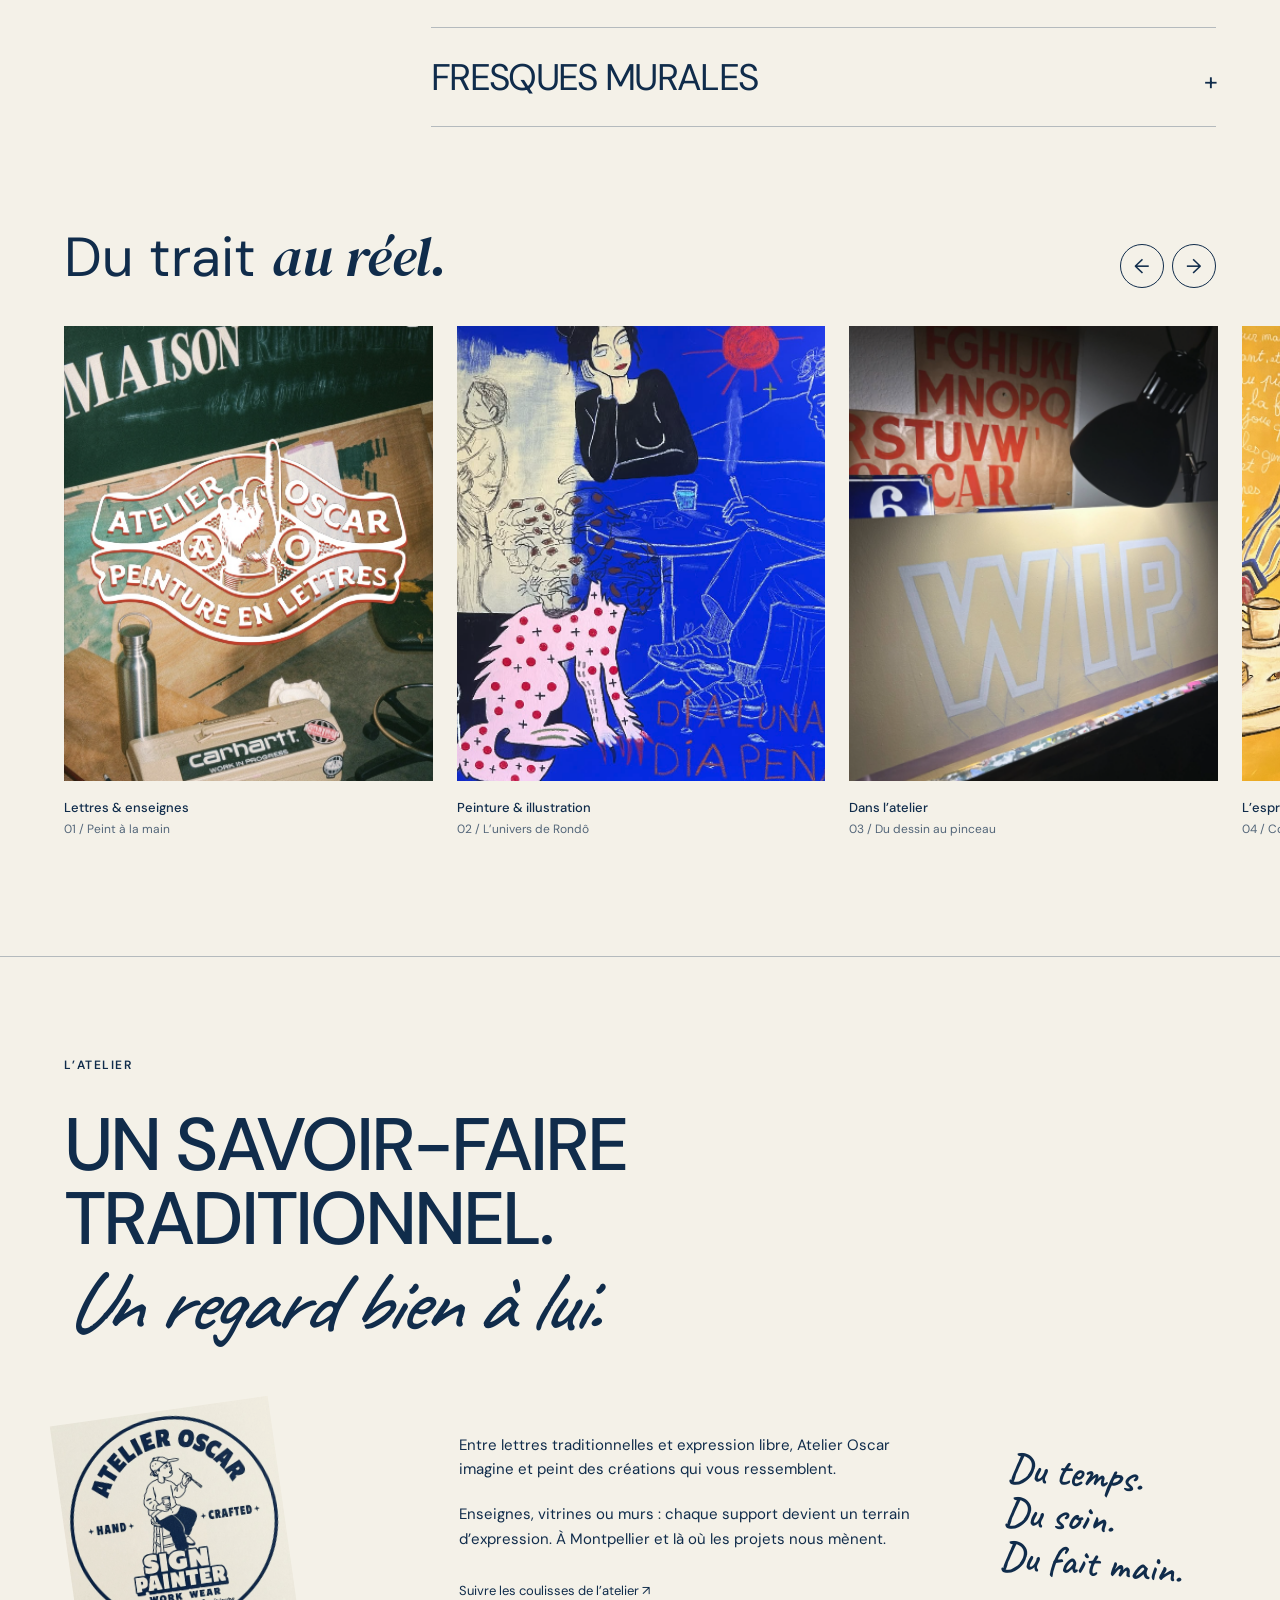
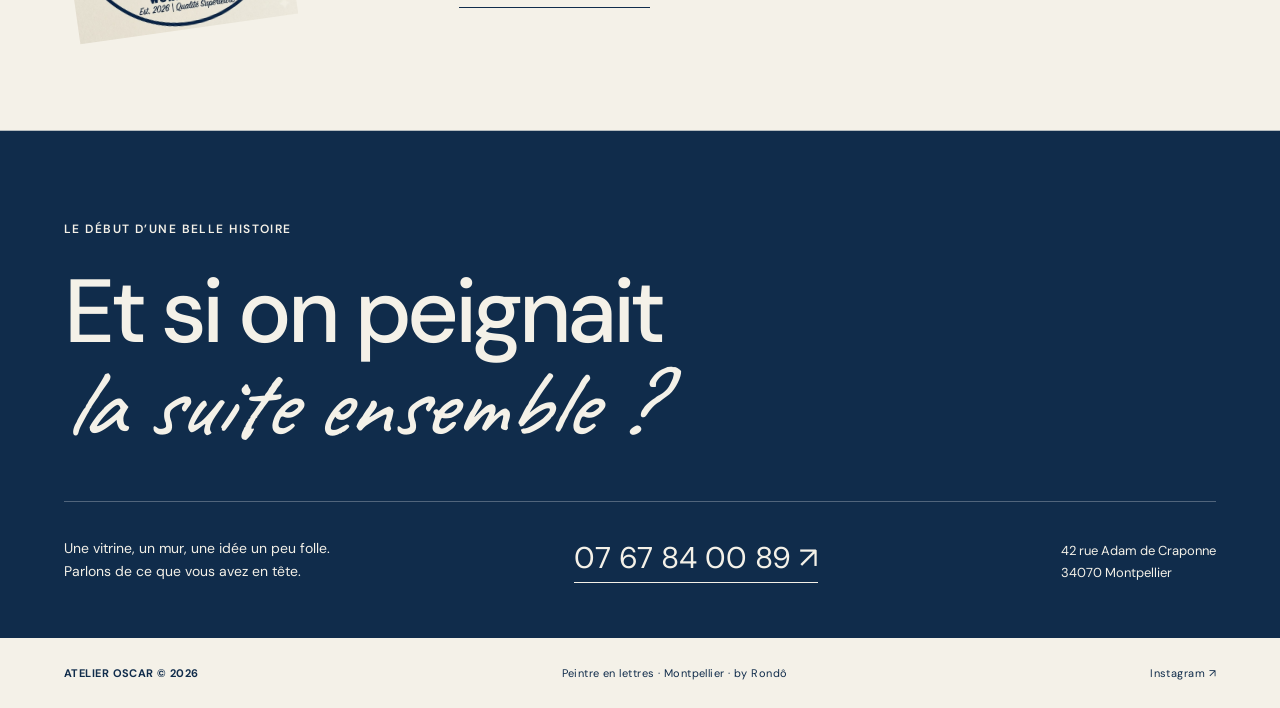
<file: maquette-3.html>
<!doctype html><html lang="fr"><head><meta charset="utf-8"><meta name="viewport" content="width=device-width,initial-scale=1"><title>L’atelier vivant — Atelier Oscar</title><meta name="description" content="Atelier Oscar, peintre en lettres à Montpellier. Enseignes peintes à la main, fresques murales et créations sur mesure, by Rondô."><meta name="robots" content="noindex,nofollow"><link rel="icon" href="assets/favicon.png" type="image/png">
<link rel="apple-touch-icon" href="assets/apple-touch-icon.png"><link rel="stylesheet" href="assets/fonts.css"><link rel="stylesheet" href="style.css"><script src="app.js" defer></script></head><body class="concept c3"><a class="skip" href="#main">Aller au contenu</a><header class="site-header"><a href="#main" class="brand" aria-label="Atelier Oscar, accueil">ATELIER <strong>OSCAR<span>®</span></strong></a><nav aria-label="Navigation principale"><a href="#projets">Les réalisations</a><a href="#savoir-faire">Le savoir-faire</a><a href="#atelier">L’atelier</a></nav><a class="header-contact" href="#contact">Un projet en tête ? <span>↗</span></a></header><main id="main"><section class="immersive-hero"><div class="immersive-image"><svg class="art " viewBox="1064 456 341 380" role="img" aria-label="Pinceaux et lettrage traditionnel" preserveAspectRatio="xMidYMid slice"><image href="assets/atelier.png" width="1412" height="945" /></svg></div><div class="immersive-wash"></div><div class="immersive-intro"><span>PEINTRE EN LETTRES · MONTPELLIER</span><span>FAIT MAIN, PAR RONDÔ.</span></div><div class="immersive-title"><span class="signature">Le geste fait la différence.</span><h1>ATELIER OSCAR</h1><div><p>Lettres. Enseignes. Fresques.<br>Des lieux avec une âme.</p><a href="#projets">Entrer dans l’atelier <span>↓</span></a></div></div></section><section class="manifesto"><h2>Le Sud pour atelier.<br><em>Le monde pour terrain de jeu.</em></h2><span>DES LETTRES PEINTES. DES HISTOIRES QUI RESTENT.</span></section><div class="ticker"><span>LE SAVOIR-FAIRE / LE SAVOIR-FAIRE / LE SAVOIR-FAIRE / LE SAVOIR-FAIRE / LE SAVOIR-FAIRE / LE SAVOIR-FAIRE /</span></div><section id="savoir-faire" class="services-three section-pad"><div class="eyebrow">LE SAVOIR-FAIRE</div><div class="service-rows"><details open><summary><span>01</span> Lettres peintes à la main <b>+</b></summary><p>Des lettres qui ont du caractère. Un tracé vivant, pensé pour votre lieu et peint au pinceau.</p></details><details><summary><span>02</span> Enseignes <b>+</b></summary><p>Une devanture qui raconte qui vous êtes. Bois, vitrine ou façade : une enseigne dessinée pour son support.</p></details><details><summary><span>03</span> Fresques murales <b>+</b></summary><p>Donner vie aux murs, jouer avec les volumes et faire entrer un univers singulier dans votre lieu.</p></details></div></section><section id="projets" class="projects-three"><div class="section-heading"><h2>Du trait <em>au réel.</em></h2><div class="slider-controls"><button type="button" data-slide="-1" aria-label="Réalisation précédente">←</button><button type="button" data-slide="1" aria-label="Réalisation suivante">→</button></div></div><div class="project-rail" tabindex="0" aria-label="Galerie des réalisations"><figure><svg class="art " viewBox="6 8 350 442" role="img" aria-label="Enseigne Atelier Oscar peinte à la main" preserveAspectRatio="xMidYMid slice"><image href="assets/atelier.png" width="1412" height="945" /></svg><figcaption><strong>Lettres & enseignes</strong><span>01 / Peint à la main</span></figcaption></figure><figure><svg class="art " viewBox="711 8 347 442" role="img" aria-label="Peinture figurative au bleu intense" preserveAspectRatio="xMidYMid slice"><image href="assets/atelier.png" width="1412" height="945" /></svg><figcaption><strong>Peinture & illustration</strong><span>02 / L’univers de Rondô</span></figcaption></figure><figure><svg class="art " viewBox="359 8 347 442" role="img" aria-label="Lettres en cours de peinture dans l’atelier" preserveAspectRatio="xMidYMid slice"><image href="assets/atelier.png" width="1412" height="945" /></svg><figcaption><strong>Dans l’atelier</strong><span>03 / Du dessin au pinceau</span></figcaption></figure><figure><svg class="art " viewBox="8 456 346 462" role="img" aria-label="Portrait peint sur fond jaune" preserveAspectRatio="xMidYMid slice"><image href="assets/atelier.png" width="1412" height="945" /></svg><figcaption><strong>L’esprit du Sud</strong><span>04 / Couleurs & matière</span></figcaption></figure></div></section><section id="atelier" class="about-three section-pad"><div class="eyebrow">L’ATELIER</div><h2>UN SAVOIR-FAIRE<br>TRADITIONNEL.<br><em>Un regard bien à lui.</em></h2><div class="about-three-bottom"><img src="assets/logo.png" alt="Atelier Oscar — artisan peintre en lettres"><div><p>Entre lettres traditionnelles et expression libre, Atelier Oscar imagine et peint des créations qui vous ressemblent.</p><p>Enseignes, vitrines ou murs : chaque support devient un terrain d’expression. À Montpellier et là où les projets nous mènent.</p><a class="text-link" href="https://www.instagram.com/atelieroscar_/" target="_blank" rel="noopener noreferrer">Suivre les coulisses de l’atelier ↗</a></div><span class="signature">Du temps.<br>Du soin.<br>Du fait main.</span></div></section><section id="contact" class="contact-section"><div class="eyebrow">LE DÉBUT D’UNE BELLE HISTOIRE</div><h2>Et si on peignait<br><em>la suite ensemble ?</em></h2><div class="contact-bottom"><p>Une vitrine, un mur, une idée un peu folle.<br>Parlons de ce que vous avez en tête.</p><a class="phone" href="tel:+33767840089">07 67 84 00 89 ↗</a><address>42 rue Adam de Craponne<br>34070 Montpellier</address></div></section></main><footer><a href="#main">ATELIER OSCAR © 2026</a><span>Peintre en lettres · Montpellier · by Rondô</span><a href="https://www.instagram.com/atelieroscar_/" target="_blank" rel="noopener noreferrer">Instagram ↗</a></footer></body></html>
</file>
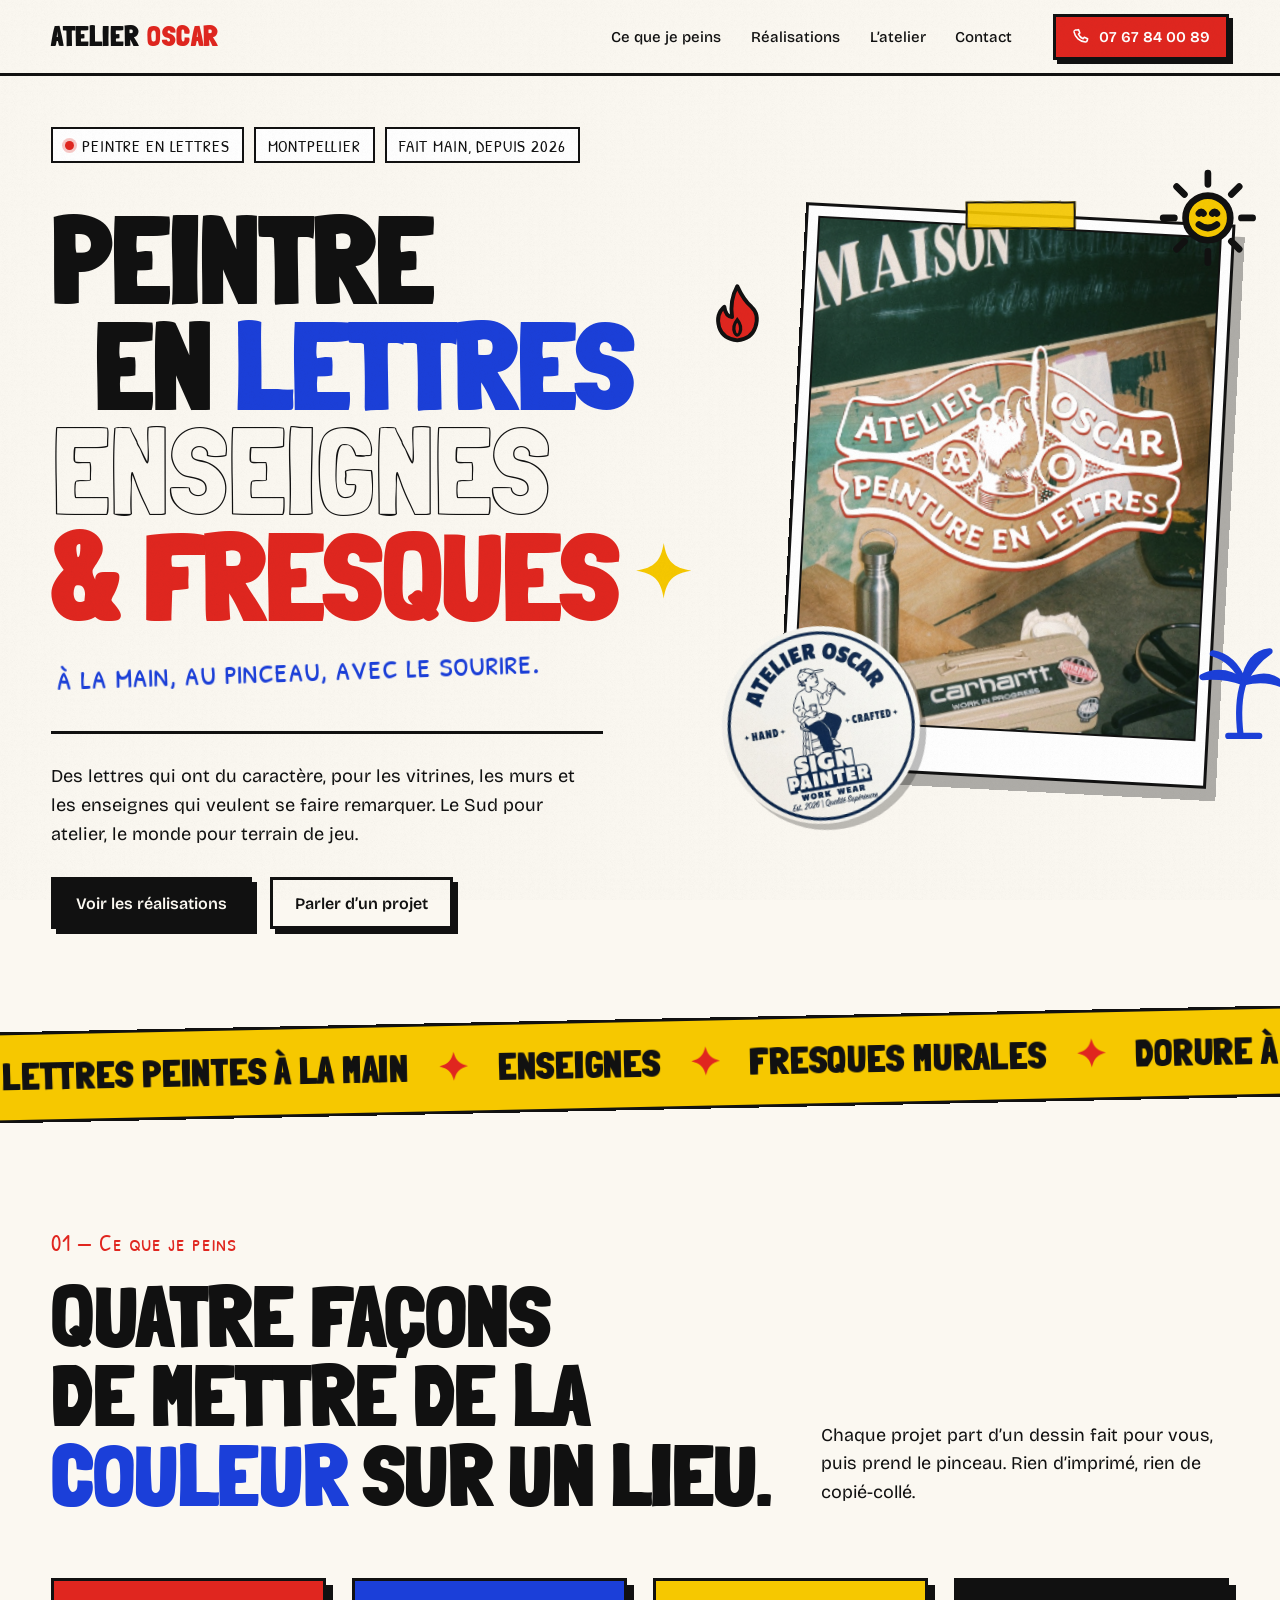
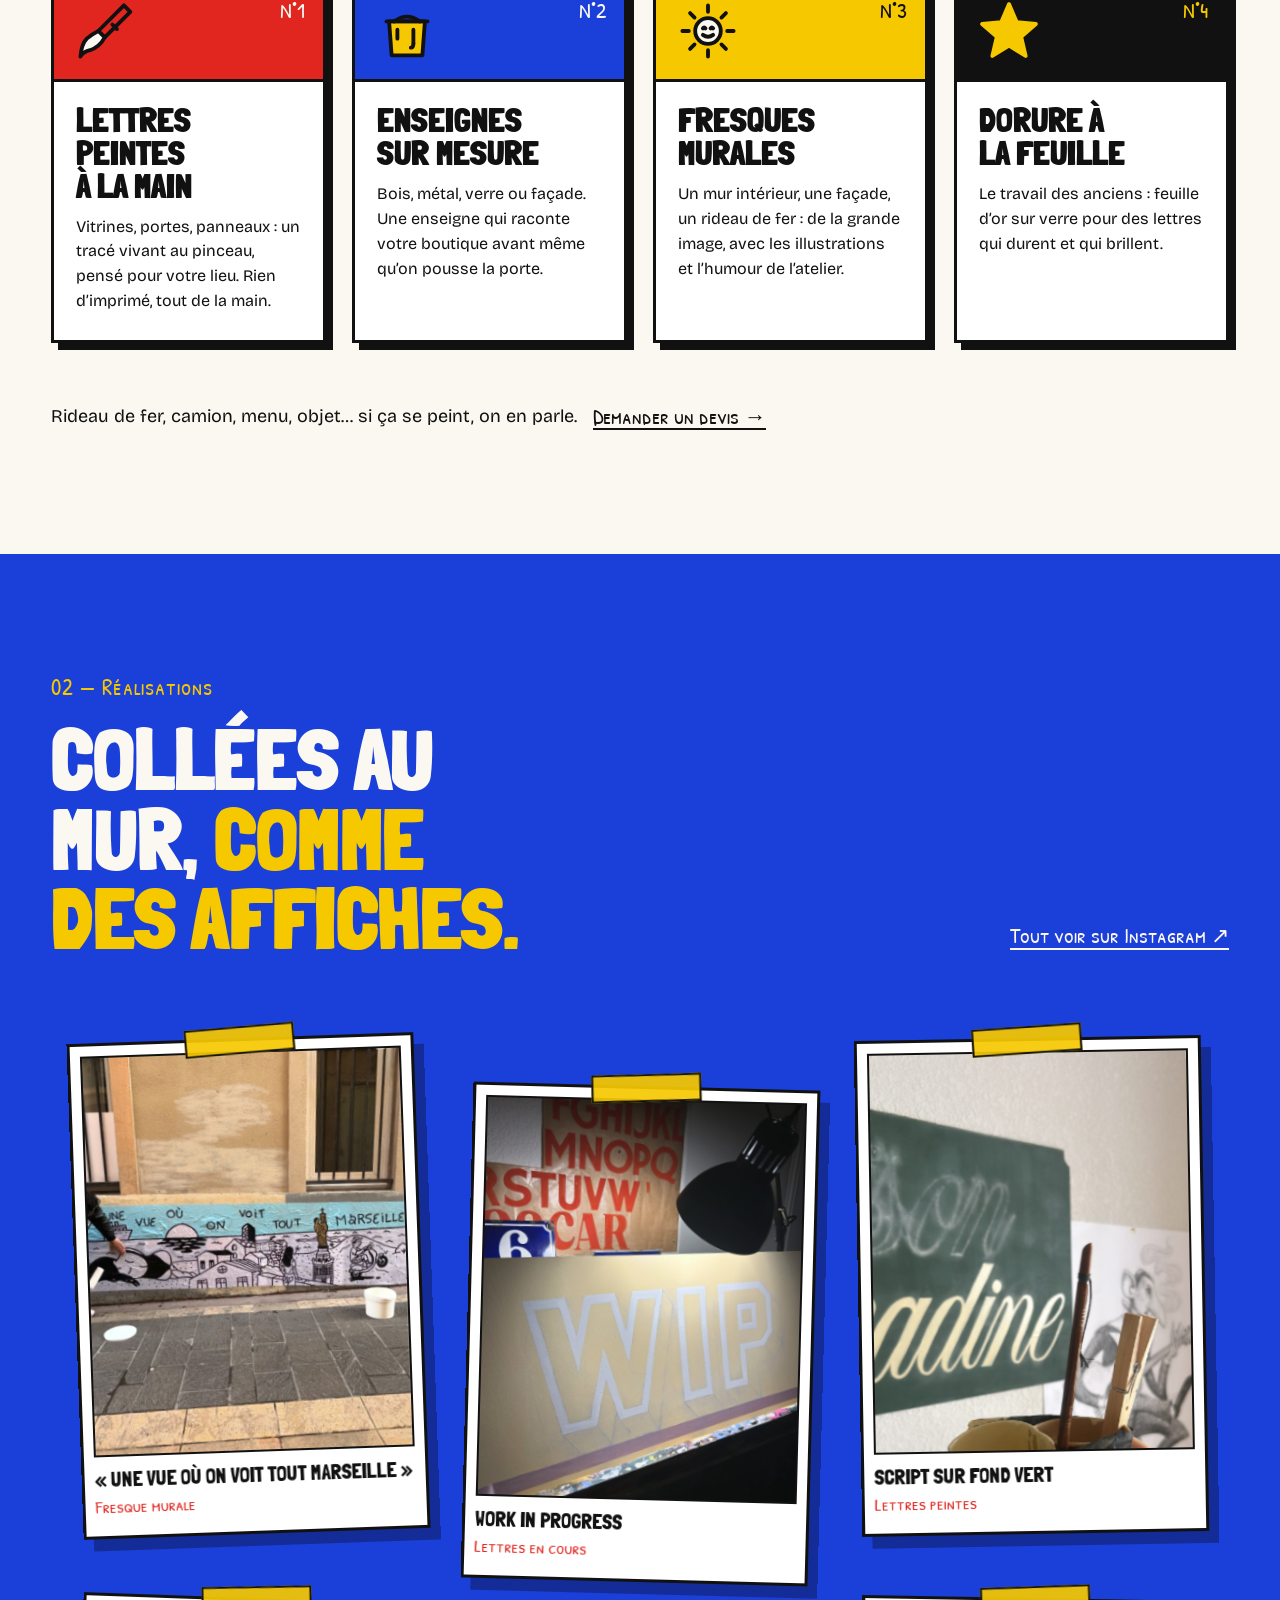
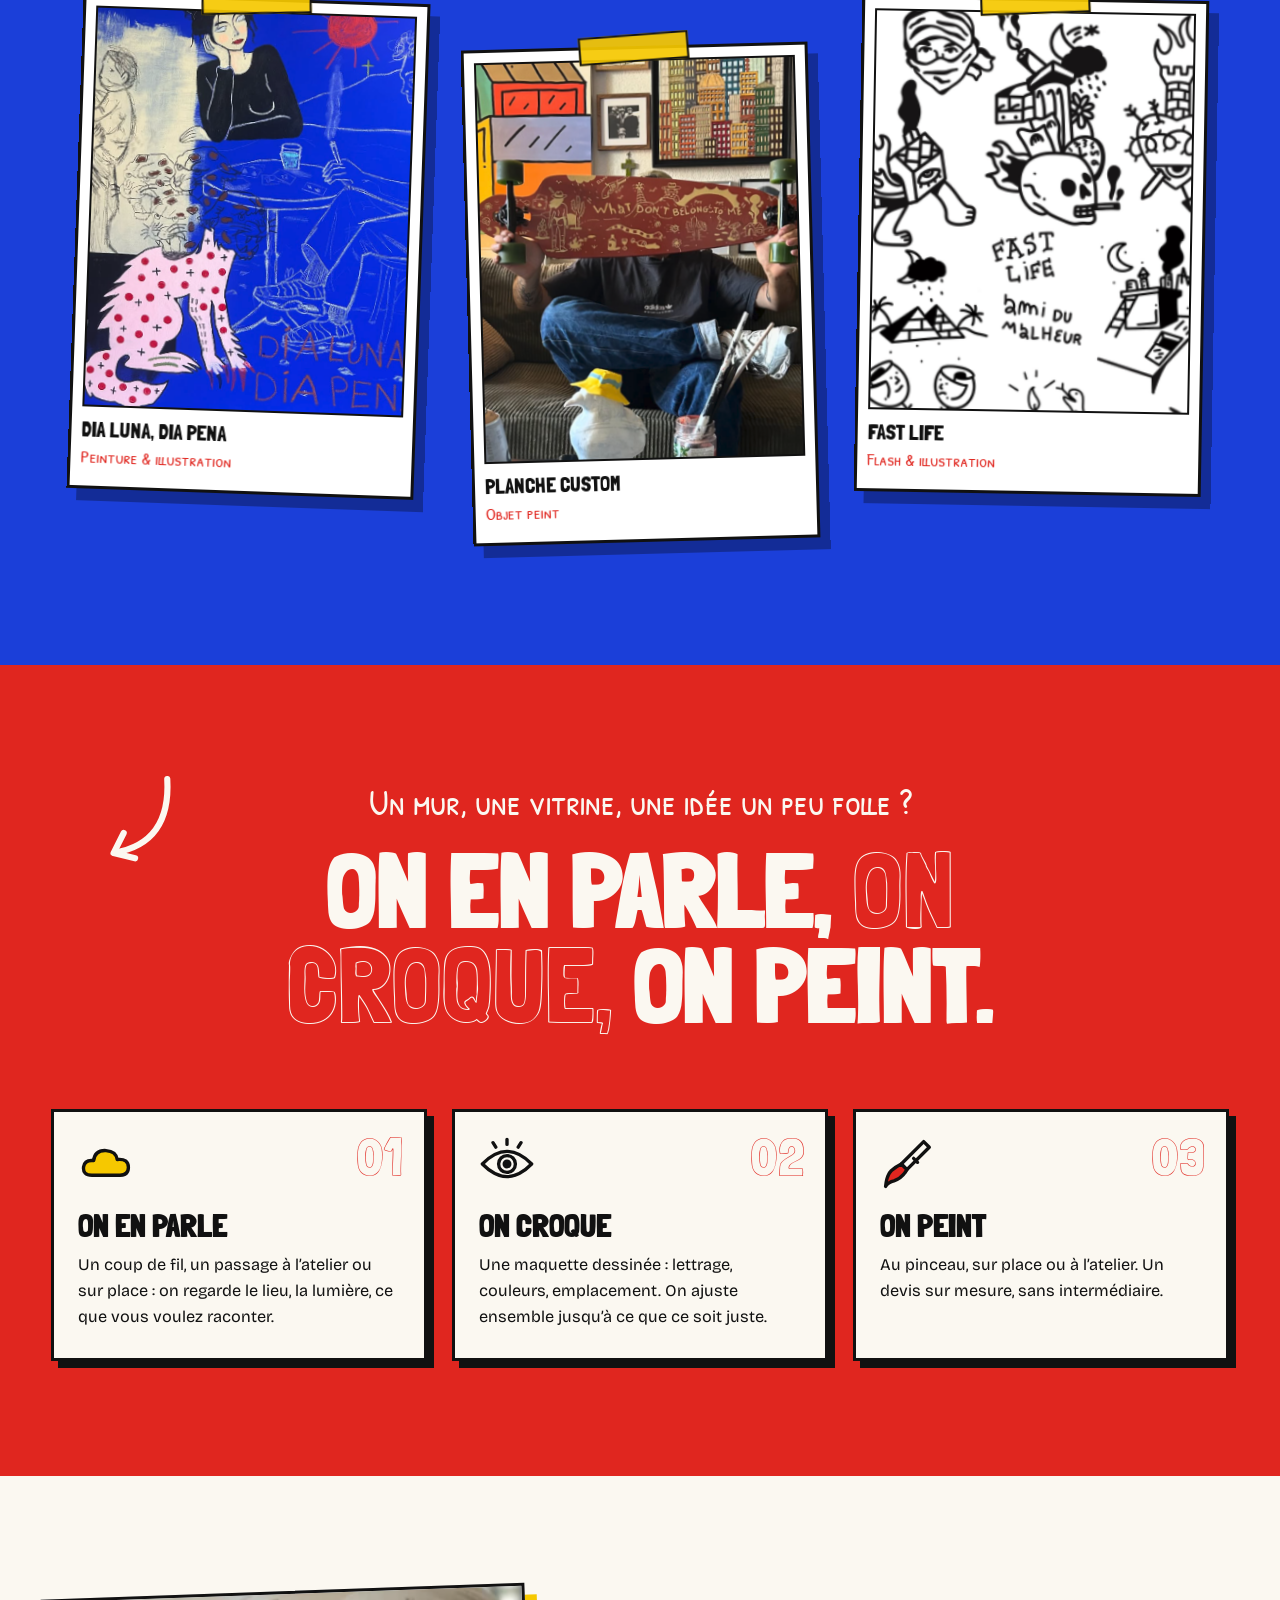
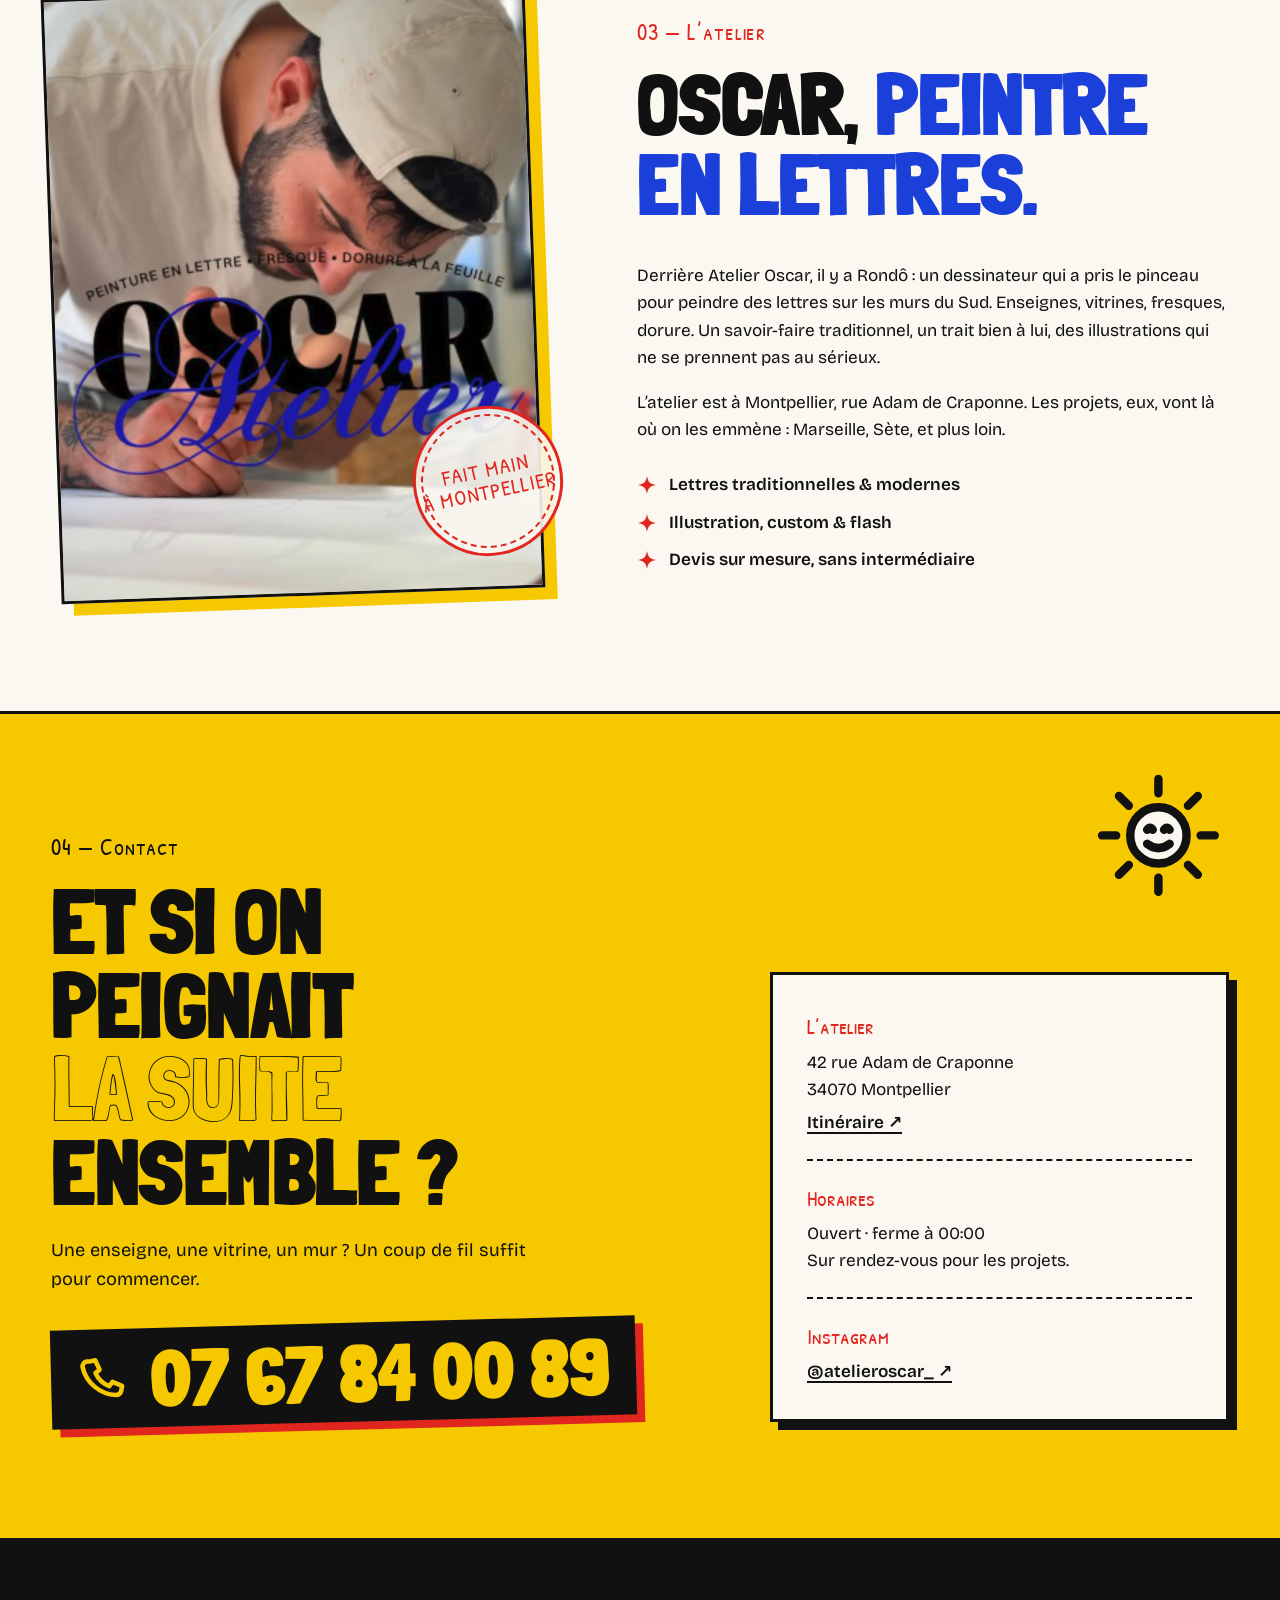
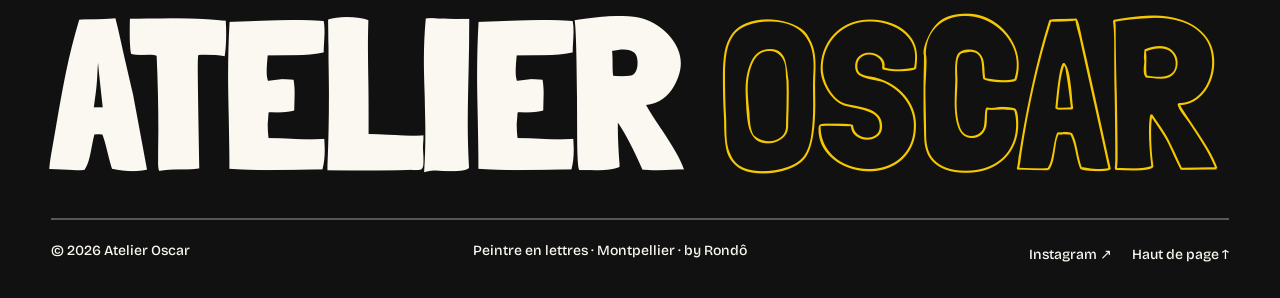
<file: maquette-4.html>
<!doctype html>
<html lang="fr">
<head>
<meta charset="utf-8">
<meta name="viewport" content="width=device-width,initial-scale=1,viewport-fit=cover">
<title>L’affiche — Atelier Oscar</title>
<meta name="description" content="Atelier Oscar, peintre en lettres à Montpellier. Enseignes peintes à la main, lettres, fresques murales et dorure à la feuille.">
<meta name="robots" content="noindex,nofollow">
<meta name="theme-color" content="#fbf8f1">
<link rel="icon" href="assets/favicon.png" type="image/png">
<link rel="apple-touch-icon" href="assets/apple-touch-icon.png">
<link rel="stylesheet" href="assets/fonts-2.css">
<link rel="stylesheet" href="maquette-4.css">
<script src="maquette-4.js" defer></script>
</head>
<body class="c4">
<a class="skip" href="#main">Aller au contenu</a>

<svg width="0" height="0" style="position:absolute" aria-hidden="true"><defs>
<symbol id="d-sun" viewBox="0 0 100 100"><g fill="none" stroke="currentColor" stroke-width="6" stroke-linecap="round" stroke-linejoin="round"><circle cx="50" cy="50" r="20" fill="var(--doodle-fill,none)"/><path d="M50 10v10M50 80v10M10 50h10M80 50h10M22 22l7 7M71 71l7 7M78 22l-7 7M29 71l-7 7"/><path d="M42 46q2-3 4 0M54 46q2-3 4 0M42 56q8 6 16 0"/></g></symbol>
<symbol id="d-spark" viewBox="0 0 100 100"><path d="M50 5C55 35 65 45 95 50C65 55 55 65 50 95C45 65 35 55 5 50C35 45 45 35 50 5Z" fill="currentColor"/></symbol>
<symbol id="d-star" viewBox="0 0 100 100"><path d="M50 8l12 28 30 3-23 20 7 30-26-16-26 16 7-30-23-20 30-3z" fill="var(--doodle-fill,none)" stroke="currentColor" stroke-width="6" stroke-linejoin="round"/></symbol>
<symbol id="d-brush" viewBox="0 0 100 100"><g fill="none" stroke="currentColor" stroke-width="6" stroke-linecap="round" stroke-linejoin="round"><path d="M78 10L88 20 48 60 38 50Z"/><path d="M38 50L48 60Q40 75 25 80Q15 82 10 90Q12 70 20 62Q28 55 38 50Z" fill="var(--doodle-fill,none)"/><path d="M60 40l7 7"/></g></symbol>
<symbol id="d-palm" viewBox="0 0 100 100"><g fill="none" stroke="currentColor" stroke-width="6" stroke-linecap="round" stroke-linejoin="round"><path d="M52 92Q48 60 55 40"/><path d="M55 40Q35 25 15 35Q35 33 55 40Z"/><path d="M55 40Q45 15 25 12Q45 18 55 40Z"/><path d="M55 40Q60 12 80 10Q65 20 55 40Z"/><path d="M55 40Q78 28 92 42Q75 35 55 40Z"/><path d="M40 92h30"/></g></symbol>
<symbol id="d-flame" viewBox="0 0 100 100"><path d="M50 8Q60 30 72 40Q85 52 78 72Q72 90 50 92Q28 90 22 72Q16 52 30 40Q32 55 42 56Q38 30 50 8Z" fill="var(--doodle-fill,none)" stroke="currentColor" stroke-width="6" stroke-linejoin="round"/><path d="M50 60Q58 70 54 80Q50 88 46 80Q42 70 50 60Z" fill="none" stroke="currentColor" stroke-width="5"/></symbol>
<symbol id="d-pot" viewBox="0 0 100 100"><g fill="none" stroke="currentColor" stroke-width="6" stroke-linecap="round" stroke-linejoin="round"><path d="M22 35H78L74 88H26Z" fill="var(--doodle-fill,none)"/><path d="M18 35H82"/><path d="M30 35Q50 20 70 35"/><path d="M35 48v14M60 48v22"/><path d="M60 70q0 6-4 6"/></g></symbol>
<symbol id="d-arrow" viewBox="0 0 100 100"><g fill="none" stroke="currentColor" stroke-width="6" stroke-linecap="round" stroke-linejoin="round"><path d="M12 20Q30 80 85 70"/><path d="M70 55L86 70 68 82"/></g></symbol>
<symbol id="d-eye" viewBox="0 0 100 100"><g fill="none" stroke="currentColor" stroke-width="6" stroke-linecap="round" stroke-linejoin="round"><path d="M6 50Q50 5 94 50Q50 95 6 50Z" fill="var(--doodle-fill,none)"/><circle cx="50" cy="50" r="15"/><circle cx="50" cy="50" r="5" fill="currentColor"/><path d="M30 20l-5-8M50 15v-9M70 20l5-8"/></g></symbol>
<symbol id="d-cloud" viewBox="0 0 100 100"><path d="M25 70Q8 70 10 55Q12 42 28 44Q30 25 50 26Q68 27 70 42Q90 40 90 56Q90 70 75 70Z" fill="var(--doodle-fill,none)" stroke="currentColor" stroke-width="6" stroke-linejoin="round"/></symbol>
<symbol id="i-phone" viewBox="0 0 24 24"><path d="M6.6 2.8 9 2.3l2 4.6-2 1.6a12 12 0 0 0 6.5 6.5l1.6-2 4.6 2-.5 2.4a2.5 2.5 0 0 1-2.6 2A17.5 17.5 0 0 1 2.8 5.4a2.5 2.5 0 0 1 2-2.6Z" fill="none" stroke="currentColor" stroke-width="2.2" stroke-linejoin="round"/></symbol>
</defs></svg>

<header class="site-header">
  <a href="#main" class="brand" aria-label="Atelier Oscar, retour en haut">Atelier <span>Oscar</span></a>
  <nav class="site-nav" id="site-nav" aria-label="Navigation principale">
    <ul class="nav-links">
      <li><a href="#services"><small>01</small>Ce que je peins</a></li>
      <li><a href="#realisations"><small>02</small>Réalisations</a></li>
      <li><a href="#atelier"><small>03</small>L’atelier</a></li>
      <li><a href="#contact"><small>04</small>Contact</a></li>
    </ul>
    <div class="nav-extra">
      <a class="btn btn-red btn-block" href="tel:+33767840089"><svg class="ico" aria-hidden="true"><use href="#i-phone"/></svg>07 67 84 00 89</a>
      <p>42 rue Adam de Craponne, Montpellier · <a href="https://www.instagram.com/atelieroscar_/" target="_blank" rel="noopener">@atelieroscar_ ↗</a></p>
    </div>
  </nav>
  <a class="btn btn-red header-cta" href="tel:+33767840089"><svg class="ico" aria-hidden="true"><use href="#i-phone"/></svg><span>07 67 84 00 89</span></a>
  <button class="burger" type="button" data-burger aria-controls="site-nav" aria-expanded="false" aria-label="Ouvrir le menu"><span></span><span></span></button>
</header>

<main id="main">
<section class="hero" data-bar="hero">
  <ul class="hero-meta" aria-label="En bref">
    <li class="chip chip-live">Peintre en lettres</li>
    <li class="chip">Montpellier</li>
    <li class="chip">Fait main, depuis 2026</li>
  </ul>
  <div class="hero-grid">
    <div class="hero-copy">
      <h1 class="hero-title">
        <span class="l1">Peintre</span>
        <span class="l2">en <em>lettres</em></span>
        <span class="l3 outline">Enseignes</span>
        <span class="l4">&amp; fresques<svg class="doodle spark-inline" aria-hidden="true"><use href="#d-spark"/></svg></span>
      </h1>
      <p class="hero-hand">à la main, au pinceau, avec le sourire.</p>
      <p class="hero-lead">Des lettres qui ont du caractère, pour les vitrines, les murs et les enseignes qui veulent se faire remarquer. Le Sud pour atelier, le monde pour terrain de jeu.</p>
      <div class="hero-links">
        <a class="btn btn-ink" href="#realisations">Voir les réalisations</a>
        <a class="btn" href="#contact">Parler d’un projet</a>
      </div>
    </div>
    <div class="hero-visual">
      <figure class="poster hero-poster">
        <div class="frame"><svg class="art" viewBox="6 20 350 432" role="img" aria-label="Enseigne « Atelier Oscar – peinture en lettres » peinte sur bois" preserveAspectRatio="xMidYMid slice"><image href="assets/atelier.png" width="1412" height="945"/></svg></div>
        <i class="tape" aria-hidden="true"></i>
      </figure>
      <img src="assets/logo.png" alt="Badge Atelier Oscar — Hand crafted sign painter" class="hero-sticker" width="1024" height="1024">
      <svg class="doodle hero-sun" style="--doodle-fill:var(--yellow)" aria-hidden="true"><use href="#d-sun"/></svg>
      <svg class="doodle hero-palm" aria-hidden="true"><use href="#d-palm"/></svg>
      <svg class="doodle hero-flame" style="--doodle-fill:var(--red)" aria-hidden="true"><use href="#d-flame"/></svg>
    </div>
  </div>
</section>

<div class="marquee" aria-hidden="true"><div class="marquee-track">
  <span>Lettres peintes à la main</span><i>✦</i><span>Enseignes</span><i>✦</i><span>Fresques murales</span><i>✦</i><span>Dorure à la feuille</span><i>✦</i><span>Montpellier</span><i>✦</i>
  <span>Lettres peintes à la main</span><i>✦</i><span>Enseignes</span><i>✦</i><span>Fresques murales</span><i>✦</i><span>Dorure à la feuille</span><i>✦</i><span>Montpellier</span><i>✦</i>
</div></div>

<section id="services" class="services">
  <div class="section-head" data-reveal>
    <div>
      <p class="eyebrow">01 — Ce que je peins</p>
      <h2>Quatre façons de mettre de la <em>couleur</em> sur un lieu.</h2>
    </div>
    <p class="section-lead">Chaque projet part d’un dessin fait pour vous, puis prend le pinceau. Rien d’imprimé, rien de copié-collé.</p>
  </div>
  <div class="cards">
    <article class="card" data-reveal style="--band:var(--red);--on-band:var(--paper);--d:0">
      <div class="card-band"><svg class="doodle card-ico" style="--doodle-fill:var(--paper)" aria-hidden="true"><use href="#d-brush"/></svg><span class="card-n">N°1</span></div>
      <div class="card-body"><h3>Lettres peintes à la main</h3><p>Vitrines, portes, panneaux : un tracé vivant au pinceau, pensé pour votre lieu. Rien d’imprimé, tout de la main.</p></div>
    </article>
    <article class="card" data-reveal style="--band:var(--blue);--on-band:var(--paper);--d:1">
      <div class="card-band"><svg class="doodle card-ico" style="--doodle-fill:var(--yellow)" aria-hidden="true"><use href="#d-pot"/></svg><span class="card-n">N°2</span></div>
      <div class="card-body"><h3>Enseignes sur mesure</h3><p>Bois, métal, verre ou façade. Une enseigne qui raconte votre boutique avant même qu’on pousse la porte.</p></div>
    </article>
    <article class="card" data-reveal style="--band:var(--yellow);--on-band:var(--ink);--d:2">
      <div class="card-band"><svg class="doodle card-ico" style="--doodle-fill:var(--paper)" aria-hidden="true"><use href="#d-sun"/></svg><span class="card-n">N°3</span></div>
      <div class="card-body"><h3>Fresques murales</h3><p>Un mur intérieur, une façade, un rideau de fer : de la grande image, avec les illustrations et l’humour de l’atelier.</p></div>
    </article>
    <article class="card" data-reveal style="--band:var(--ink);--on-band:var(--yellow);--d:3">
      <div class="card-band"><svg class="doodle card-ico" style="--doodle-fill:var(--yellow)" aria-hidden="true"><use href="#d-star"/></svg><span class="card-n">N°4</span></div>
      <div class="card-body"><h3>Dorure à la feuille</h3><p>Le travail des anciens : feuille d’or sur verre pour des lettres qui durent et qui brillent.</p></div>
    </article>
  </div>
  <p class="services-more" data-reveal>Rideau de fer, camion, menu, objet… si ça se peint, on en parle. <a class="link" href="#contact">Demander un devis →</a></p>
</section>

<section id="realisations" class="works">
  <div class="section-head" data-reveal>
    <div>
      <p class="eyebrow">02 — Réalisations</p>
      <h2>Collées au mur, <em>comme des affiches.</em></h2>
    </div>
    <a class="link" href="https://www.instagram.com/atelieroscar_/" target="_blank" rel="noopener">Tout voir sur Instagram ↗</a>
  </div>
  <p class="rail-hint" aria-hidden="true">Faites glisser <svg class="doodle" aria-hidden="true"><use href="#d-arrow"/></svg></p>
  <div class="wall" data-rail tabindex="0" aria-label="Réalisations, faites défiler horizontalement sur mobile">
    <figure class="poster" data-reveal style="--tilt:-2deg;--d:0"><div class="frame"><svg class="art" viewBox="1062 50 350 438" role="img" aria-label="Fresque murale « Une vue où on voit tout Marseille »" preserveAspectRatio="xMidYMid slice"><image href="assets/carnet.png" width="1412" height="945"/></svg></div><figcaption><b>« Une vue où on voit tout Marseille »</b><span>Fresque murale</span></figcaption><i class="tape" aria-hidden="true"></i></figure>
    <figure class="poster" data-reveal style="--tilt:1.5deg;--d:1"><div class="frame"><svg class="art" viewBox="358 24 348 424" role="img" aria-label="Lettres en cours de tracé sur panneau, alphabet peint en fond" preserveAspectRatio="xMidYMid slice"><image href="assets/atelier.png" width="1412" height="945"/></svg></div><figcaption><b>Work in progress</b><span>Lettres en cours</span></figcaption><i class="tape" aria-hidden="true"></i></figure>
    <figure class="poster" data-reveal style="--tilt:-1deg;--d:2"><div class="frame"><svg class="art" viewBox="1062 470 346 370" role="img" aria-label="Lettres peintes à la main sur fond vert, pinceau au premier plan" preserveAspectRatio="xMidYMid slice"><image href="assets/atelier.png" width="1412" height="945"/></svg></div><figcaption><b>Script sur fond vert</b><span>Lettres peintes</span></figcaption><i class="tape" aria-hidden="true"></i></figure>
    <figure class="poster" data-reveal style="--tilt:2deg;--d:0"><div class="frame"><svg class="art" viewBox="710 22 348 426" role="img" aria-label="Peinture figurative sur fond bleu intense" preserveAspectRatio="xMidYMid slice"><image href="assets/atelier.png" width="1412" height="945"/></svg></div><figcaption><b>Dia luna, dia pena</b><span>Peinture &amp; illustration</span></figcaption><i class="tape" aria-hidden="true"></i></figure>
    <figure class="poster" data-reveal style="--tilt:-1.5deg;--d:1"><div class="frame"><svg class="art" viewBox="710 522 348 420" role="img" aria-label="Planche de skate peinte à la main" preserveAspectRatio="xMidYMid slice"><image href="assets/carnet.png" width="1412" height="945"/></svg></div><figcaption><b>Planche custom</b><span>Objet peint</span></figcaption><i class="tape" aria-hidden="true"></i></figure>
    <figure class="poster" data-reveal style="--tilt:1deg;--d:2"><div class="frame"><svg class="art" viewBox="1064 496 330 340" role="img" aria-label="Planche de flashs dessinés à l’encre noire" preserveAspectRatio="xMidYMid slice"><image href="assets/carnet.png" width="1412" height="945"/></svg></div><figcaption><b>Fast life</b><span>Flash &amp; illustration</span></figcaption><i class="tape" aria-hidden="true"></i></figure>
  </div>
</section>

<section class="manifesto">
  <div class="mani-head" data-reveal>
    <svg class="doodle mani-arrow" aria-hidden="true"><use href="#d-arrow"/></svg>
    <p class="mani-hand">Un mur, une vitrine, une idée un peu folle ?</p>
    <p class="mani-big">On en parle, <span class="outline">on croque,</span> on peint.</p>
  </div>
  <ol class="steps">
    <li class="step" data-reveal style="--d:0"><svg class="doodle step-ico" style="--doodle-fill:var(--yellow)" aria-hidden="true"><use href="#d-cloud"/></svg><span class="step-n">01</span><h3>On en parle</h3><p>Un coup de fil, un passage à l’atelier ou sur place : on regarde le lieu, la lumière, ce que vous voulez raconter.</p></li>
    <li class="step" data-reveal style="--d:1"><svg class="doodle step-ico" style="--doodle-fill:var(--paper)" aria-hidden="true"><use href="#d-eye"/></svg><span class="step-n">02</span><h3>On croque</h3><p>Une maquette dessinée : lettrage, couleurs, emplacement. On ajuste ensemble jusqu’à ce que ce soit juste.</p></li>
    <li class="step" data-reveal style="--d:2"><svg class="doodle step-ico" style="--doodle-fill:var(--red)" aria-hidden="true"><use href="#d-brush"/></svg><span class="step-n">03</span><h3>On peint</h3><p>Au pinceau, sur place ou à l’atelier. Un devis sur mesure, sans intermédiaire.</p></li>
  </ol>
</section>

<section id="atelier" class="about">
  <div class="about-photo" data-reveal>
    <div class="frame"><svg class="art" viewBox="1062 22 346 426" role="img" aria-label="Oscar au travail, pinceau en main" preserveAspectRatio="xMidYMid slice"><image href="assets/atelier.png" width="1412" height="945"/></svg></div>
    <span class="stamp">Fait main<br>à Montpellier</span>
  </div>
  <div class="about-text" data-reveal>
    <p class="eyebrow">03 — L’atelier</p>
    <h2>Oscar, <em>peintre en lettres.</em></h2>
    <p>Derrière Atelier Oscar, il y a Rondô : un dessinateur qui a pris le pinceau pour peindre des lettres sur les murs du Sud. Enseignes, vitrines, fresques, dorure. Un savoir-faire traditionnel, un trait bien à lui, des illustrations qui ne se prennent pas au sérieux.</p>
    <p>L’atelier est à Montpellier, rue Adam de Craponne. Les projets, eux, vont là où on les emmène : Marseille, Sète, et plus loin.</p>
    <ul class="about-list">
      <li><svg class="doodle li-ico" aria-hidden="true"><use href="#d-spark"/></svg>Lettres traditionnelles &amp; modernes</li>
      <li><svg class="doodle li-ico" aria-hidden="true"><use href="#d-spark"/></svg>Illustration, custom &amp; flash</li>
      <li><svg class="doodle li-ico" aria-hidden="true"><use href="#d-spark"/></svg>Devis sur mesure, sans intermédiaire</li>
    </ul>
  </div>
</section>

<section id="contact" class="contact" data-bar="contact">
  <svg class="doodle contact-sun" style="--doodle-fill:var(--paper)" aria-hidden="true"><use href="#d-sun"/></svg>
  <div class="contact-main" data-reveal>
    <p class="eyebrow">04 — Contact</p>
    <h2>Et si on peignait <span class="outline">la suite</span> ensemble ?</h2>
    <p class="contact-lead">Une enseigne, une vitrine, un mur ? Un coup de fil suffit pour commencer.</p>
    <a class="phone" href="tel:+33767840089"><svg class="ico" aria-hidden="true"><use href="#i-phone"/></svg>07 67 84 00 89</a>
  </div>
  <aside class="contact-card" data-reveal style="--d:1" aria-label="Infos pratiques">
    <div class="info">
      <b>L’atelier</b>
      <address>42 rue Adam de Craponne<br>34070 Montpellier</address>
      <a class="link-sm" href="https://www.google.com/maps/search/?api=1&amp;query=42+Rue+Adam+de+Craponne+34070+Montpellier" target="_blank" rel="noopener">Itinéraire ↗</a>
    </div>
    <div class="info">
      <b>Horaires</b>
      <p>Ouvert · ferme à 00:00<br>Sur rendez-vous pour les projets.</p>
    </div>
    <div class="info">
      <b>Instagram</b>
      <a class="link-sm" href="https://www.instagram.com/atelieroscar_/" target="_blank" rel="noopener">@atelieroscar_ ↗</a>
    </div>
  </aside>
</section>
</main>

<footer class="site-footer">
  <p class="footer-mark" aria-hidden="true">Atelier <span>Oscar</span></p>
  <div class="footer-row">
    <span>© 2026 Atelier Oscar</span>
    <span>Peintre en lettres · Montpellier · by Rondô</span>
    <span class="footer-links"><a href="https://www.instagram.com/atelieroscar_/" target="_blank" rel="noopener">Instagram ↗</a><a href="#main">Haut de page ↑</a></span>
  </div>
</footer>

<a class="callbar" href="tel:+33767840089" aria-label="Appeler l’atelier : 07 67 84 00 89"><svg class="ico" aria-hidden="true"><use href="#i-phone"/></svg>Appeler l’atelier</a>
</body>
</html>
</file>
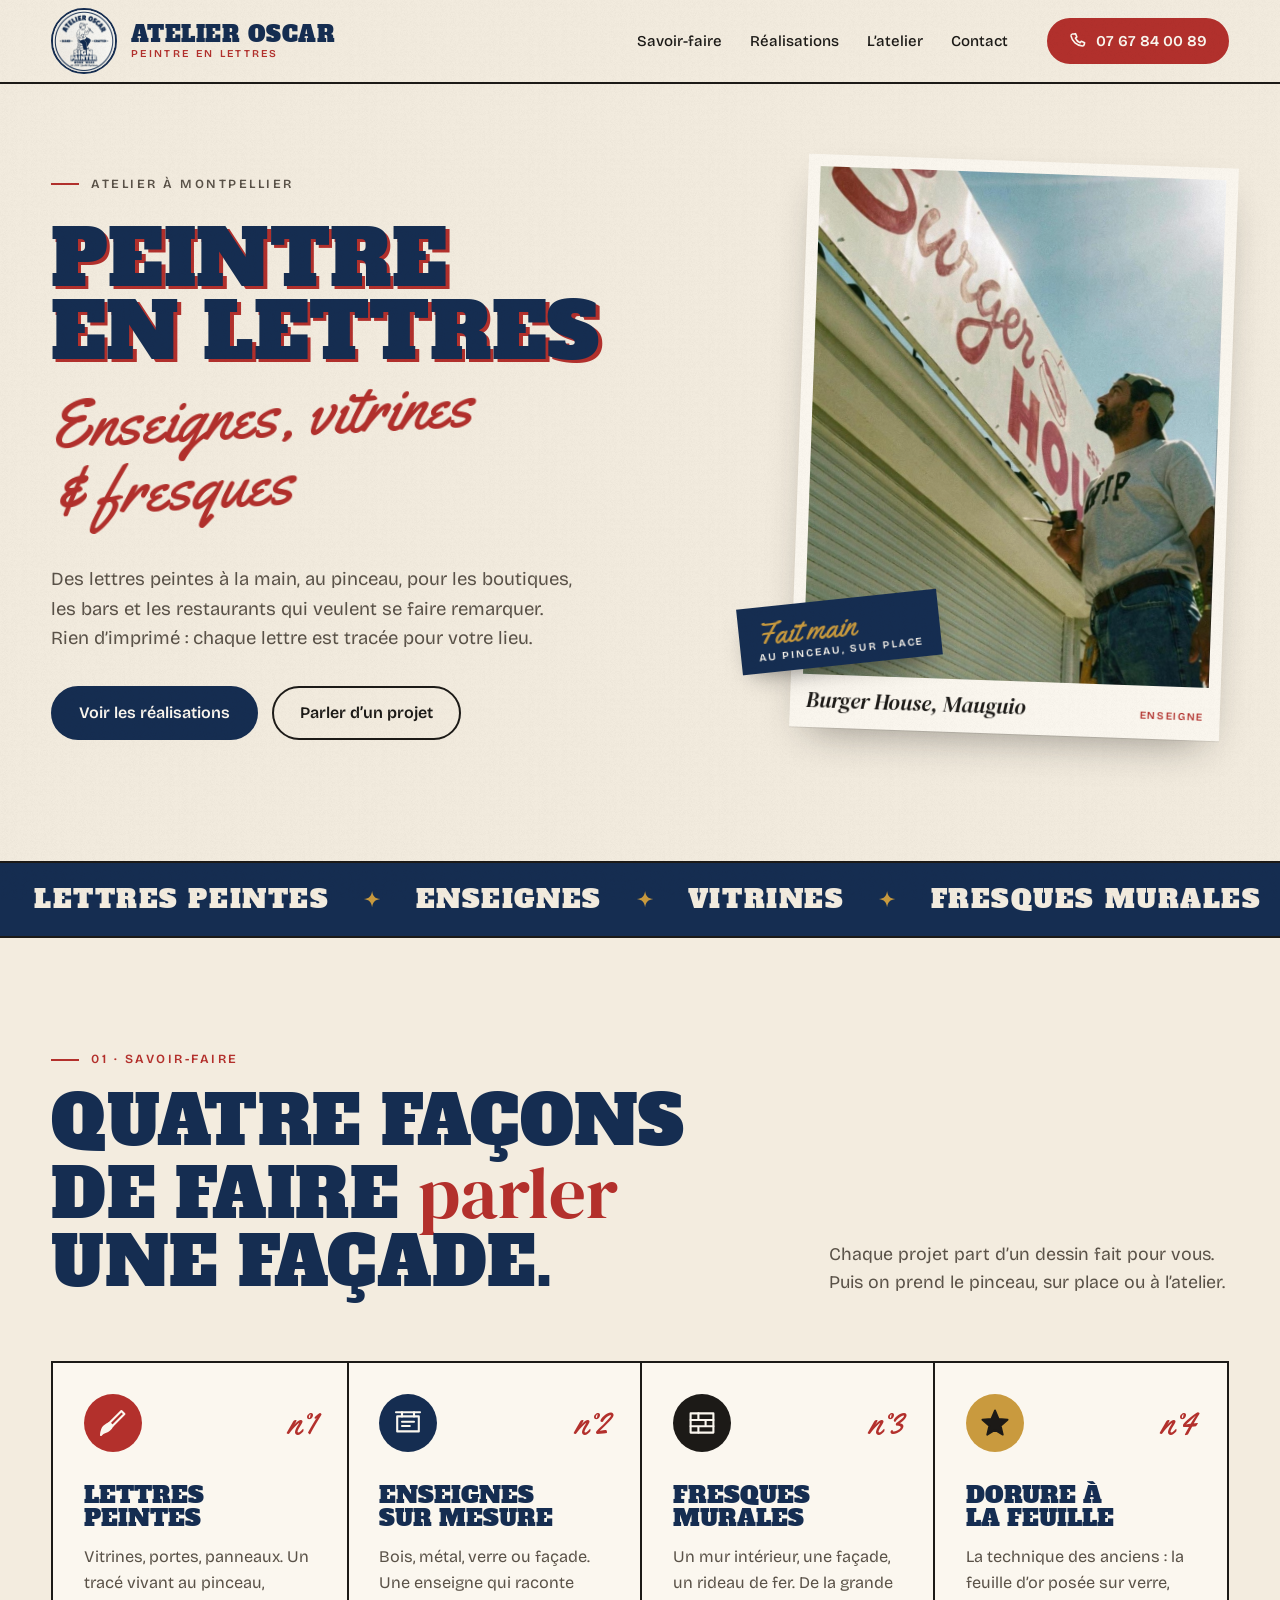
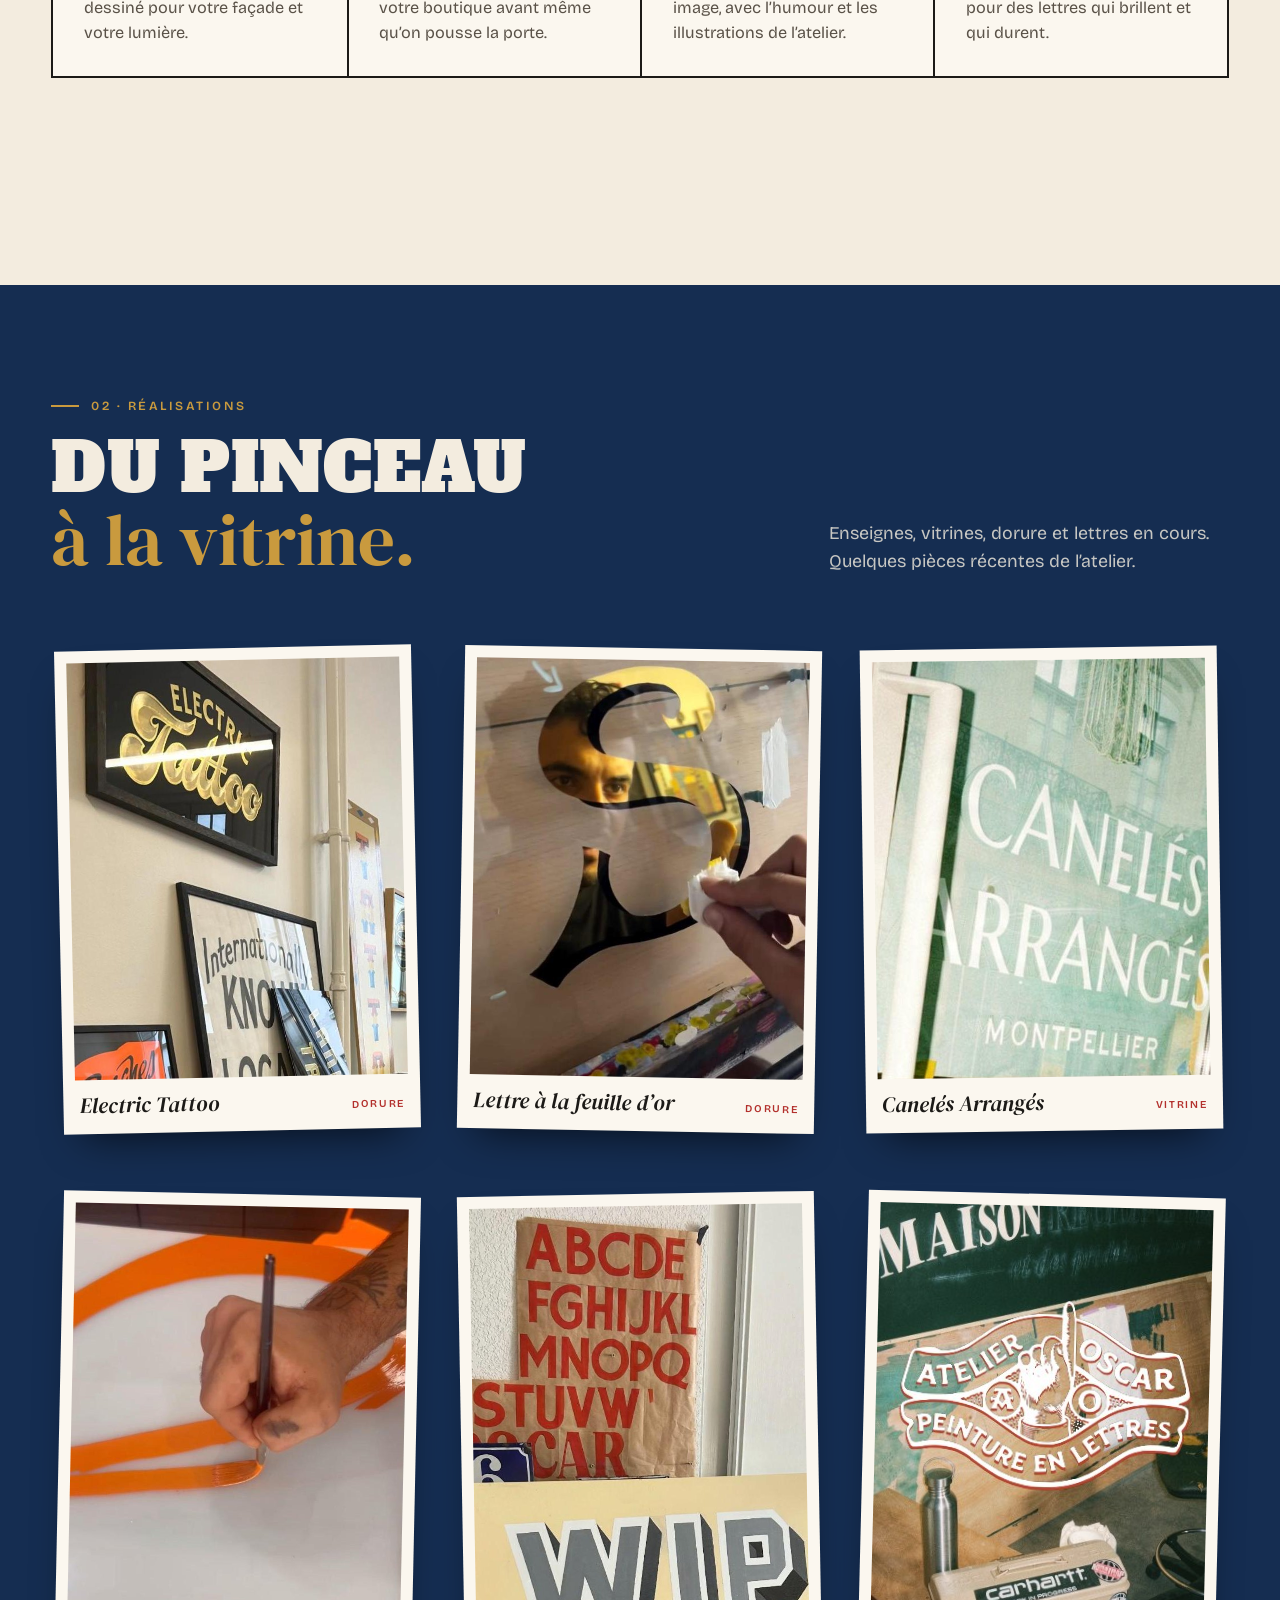
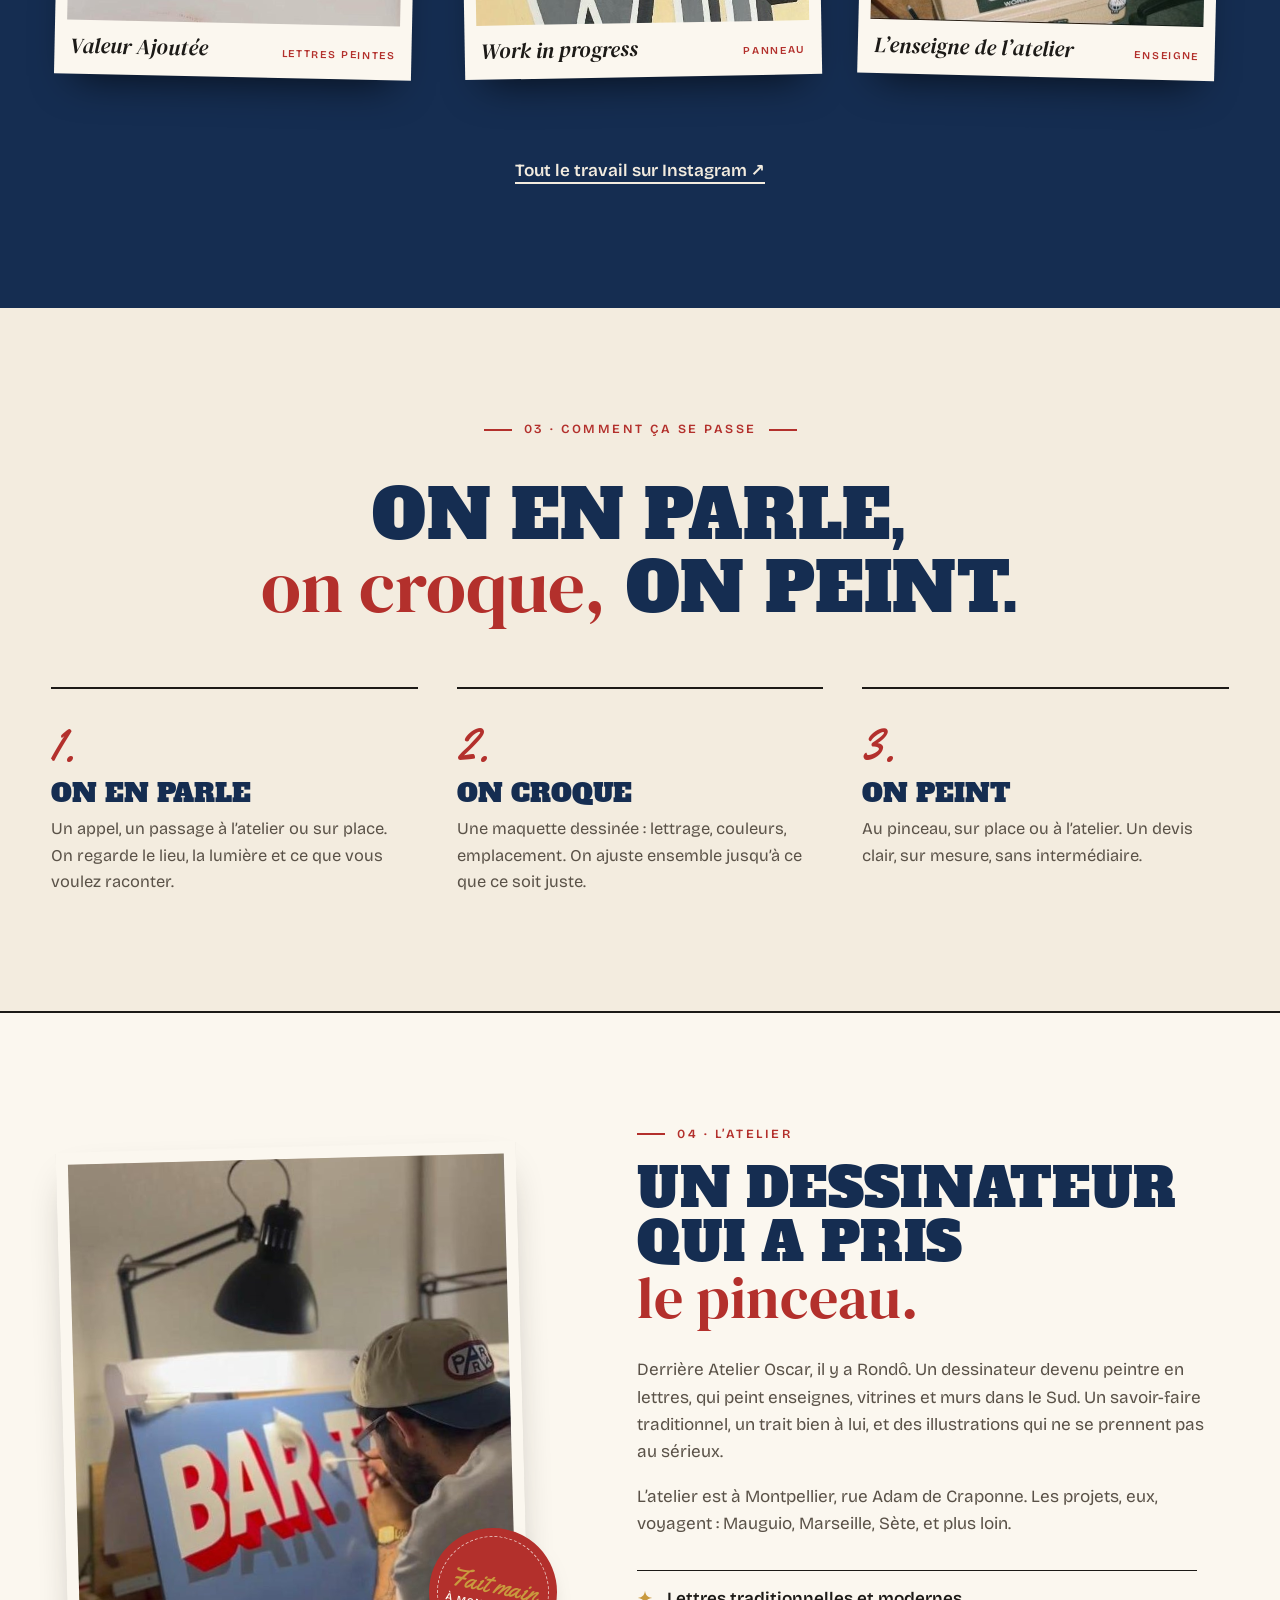
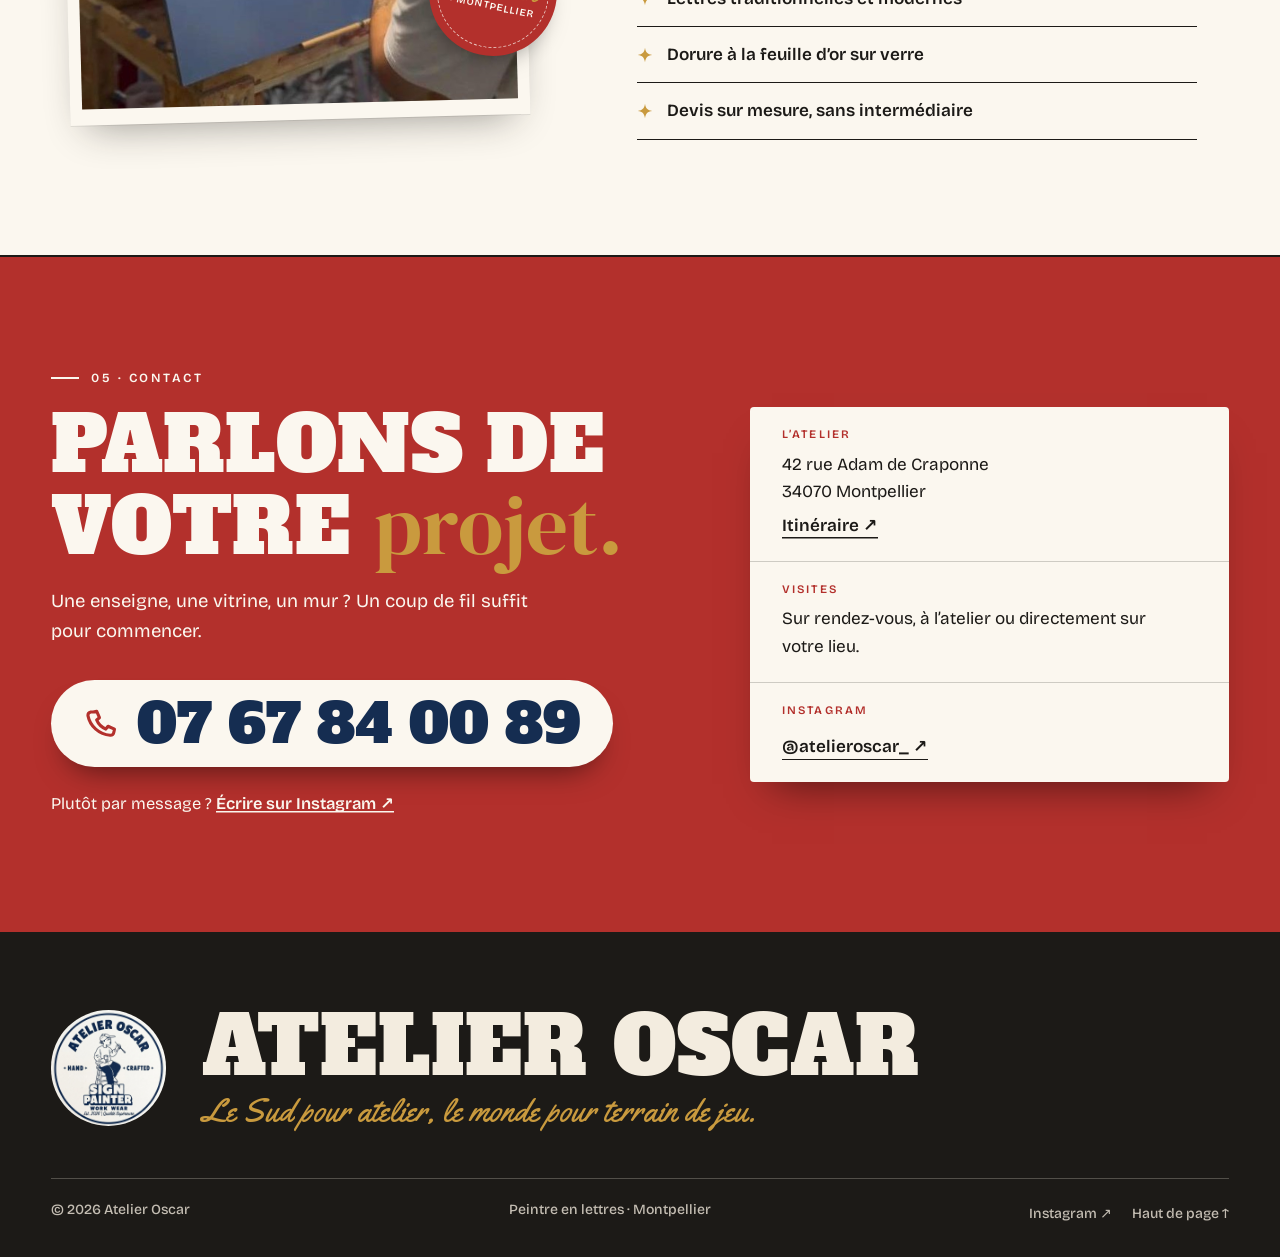
<file: maquette-5.html>
<!doctype html>
<html lang="fr">
<head>
<meta charset="utf-8">
<meta name="viewport" content="width=device-width,initial-scale=1,viewport-fit=cover">
<title>Atelier Oscar · Peintre en lettres à Montpellier</title>
<meta name="description" content="Atelier Oscar, peintre en lettres à Montpellier. Enseignes peintes à la main, vitrines, fresques murales et dorure à la feuille.">
<meta name="robots" content="noindex,nofollow">
<meta name="theme-color" content="#f3ecdf">
<link rel="icon" href="assets/favicon.png" type="image/png">
<link rel="apple-touch-icon" href="assets/apple-touch-icon.png">
<link rel="stylesheet" href="assets/fonts-5.css">
<link rel="stylesheet" href="maquette-5.css">
<script src="maquette-5.js" defer></script>
</head>
<body>
<a class="skip" href="#main">Aller au contenu</a>

<svg width="0" height="0" style="position:absolute" aria-hidden="true"><defs>
<symbol id="d-star" viewBox="0 0 100 100"><path d="M50 5C55 35 65 45 95 50C65 55 55 65 50 95C45 65 35 55 5 50C35 45 45 35 50 5Z" fill="currentColor"/></symbol>
<symbol id="d-brush" viewBox="0 0 100 100"><g fill="none" stroke="currentColor" stroke-width="7" stroke-linecap="round" stroke-linejoin="round"><path d="M78 10L88 20 48 60 38 50Z"/><path d="M38 50L48 60Q40 75 25 80Q15 82 10 90Q12 70 20 62Q28 55 38 50Z" fill="currentColor"/></g></symbol>
<symbol id="d-sign" viewBox="0 0 100 100"><g fill="none" stroke="currentColor" stroke-width="7" stroke-linecap="round" stroke-linejoin="round"><path d="M10 14H90"/><path d="M30 14v14M70 14v14"/><rect x="14" y="28" width="72" height="50"/><path d="M30 46h40M30 60h26"/></g></symbol>
<symbol id="d-wall" viewBox="0 0 100 100"><g fill="none" stroke="currentColor" stroke-width="7" stroke-linecap="round" stroke-linejoin="round"><rect x="12" y="18" width="76" height="64"/><path d="M12 40h76M12 61h76M38 18v22M62 40v21M38 61v21"/></g></symbol>
<symbol id="d-leaf" viewBox="0 0 100 100"><path d="M50 8l12 28 30 3-23 20 7 30-26-16-26 16 7-30-23-20 30-3z" fill="currentColor" stroke="currentColor" stroke-width="6" stroke-linejoin="round"/></symbol>
<symbol id="d-arrow" viewBox="0 0 100 100"><g fill="none" stroke="currentColor" stroke-width="8" stroke-linecap="round" stroke-linejoin="round"><path d="M10 50H86"/><path d="M66 30L88 50 66 70"/></g></symbol>
<symbol id="i-phone" viewBox="0 0 24 24"><path d="M6.6 2.8 9 2.3l2 4.6-2 1.6a12 12 0 0 0 6.5 6.5l1.6-2 4.6 2-.5 2.4a2.5 2.5 0 0 1-2.6 2A17.5 17.5 0 0 1 2.8 5.4a2.5 2.5 0 0 1 2-2.6Z" fill="none" stroke="currentColor" stroke-width="2.2" stroke-linejoin="round"/></symbol>
</defs></svg>

<header class="site-header">
  <a href="#main" class="brand" aria-label="Atelier Oscar, retour en haut">
    <img class="brand-logo" src="assets/logo.png" alt="" width="1024" height="1024">
    <span class="brand-name"><b>Atelier Oscar</b><small>Peintre en lettres</small></span>
  </a>
  <nav class="site-nav" id="site-nav" aria-label="Navigation principale">
    <ul class="nav-links">
      <li><a href="#savoir-faire">Savoir-faire</a></li>
      <li><a href="#realisations">Réalisations</a></li>
      <li><a href="#atelier">L’atelier</a></li>
      <li><a href="#contact">Contact</a></li>
    </ul>
    <div class="nav-extra">
      <a class="btn btn-red btn-block" href="tel:+33767840089"><svg class="ico" aria-hidden="true"><use href="#i-phone"/></svg>07 67 84 00 89</a>
      <p>42 rue Adam de Craponne, Montpellier · <a href="https://www.instagram.com/atelieroscar_/" target="_blank" rel="noopener">@atelieroscar_ ↗</a></p>
    </div>
  </nav>
  <a class="btn btn-red header-cta" href="tel:+33767840089"><svg class="ico" aria-hidden="true"><use href="#i-phone"/></svg><span>07 67 84 00 89</span></a>
  <button class="burger" type="button" data-burger aria-controls="site-nav" aria-expanded="false" aria-label="Ouvrir le menu"><span></span><span></span></button>
</header>

<main id="main">
<section class="hero" data-bar="hero">
  <div class="hero-grid">
    <div class="hero-copy">
      <p class="hero-kicker">Atelier à Montpellier</p>
      <h1 class="hero-title"><span>Peintre</span><span>en lettres</span></h1>
      <p class="hero-sub">Enseignes, vitrines &amp; fresques</p>
      <p class="hero-lead">Des lettres peintes à la main, au pinceau, pour les boutiques, les bars et les restaurants qui veulent se faire remarquer. Rien d’imprimé : chaque lettre est tracée pour votre lieu.</p>
      <div class="hero-links">
        <a class="btn btn-navy" href="#realisations">Voir les réalisations</a>
        <a class="btn" href="#contact">Parler d’un projet</a>
      </div>
    </div>
    <div class="hero-visual">
      <figure class="print hero-print">
        <img src="assets/photos/burger-house.jpg" alt="Le peintre devant l’enseigne Burger House qu’il est en train de peindre sur la façade" width="952" height="1274">
        <figcaption><b>Burger House, Mauguio</b><span>Enseigne</span></figcaption>
      </figure>
      <p class="hero-tag"><span class="script">Fait main</span><small>Au pinceau, sur place</small></p>
    </div>
  </div>
</section>

<div class="marquee" aria-hidden="true"><div class="marquee-track">
  <span>Lettres peintes</span><svg class="doodle"><use href="#d-star"/></svg><span>Enseignes</span><svg class="doodle"><use href="#d-star"/></svg><span>Vitrines</span><svg class="doodle"><use href="#d-star"/></svg><span>Fresques murales</span><svg class="doodle"><use href="#d-star"/></svg><span>Dorure à la feuille</span><svg class="doodle"><use href="#d-star"/></svg>
  <span>Lettres peintes</span><svg class="doodle"><use href="#d-star"/></svg><span>Enseignes</span><svg class="doodle"><use href="#d-star"/></svg><span>Vitrines</span><svg class="doodle"><use href="#d-star"/></svg><span>Fresques murales</span><svg class="doodle"><use href="#d-star"/></svg><span>Dorure à la feuille</span><svg class="doodle"><use href="#d-star"/></svg>
</div></div>

<section id="savoir-faire" class="services">
  <div class="section-head" data-reveal>
    <div>
      <p class="eyebrow">01 · Savoir-faire</p>
      <h2 class="h2">Quatre façons de faire <em>parler</em> une façade.</h2>
    </div>
    <p class="section-lead">Chaque projet part d’un dessin fait pour vous. Puis on prend le pinceau, sur place ou à l’atelier.</p>
  </div>
  <div class="cards" data-reveal>
    <article class="card" style="--band:var(--red);--on-band:var(--card)">
      <div class="card-top"><span class="card-ico"><svg class="doodle" aria-hidden="true"><use href="#d-brush"/></svg></span><span class="card-n" aria-hidden="true">n°1</span></div>
      <div><h3>Lettres peintes</h3><p>Vitrines, portes, panneaux. Un tracé vivant au pinceau, dessiné pour votre façade et votre lumière.</p></div>
    </article>
    <article class="card" style="--band:var(--navy);--on-band:var(--card)">
      <div class="card-top"><span class="card-ico"><svg class="doodle" aria-hidden="true"><use href="#d-sign"/></svg></span><span class="card-n" aria-hidden="true">n°2</span></div>
      <div><h3>Enseignes sur mesure</h3><p>Bois, métal, verre ou façade. Une enseigne qui raconte votre boutique avant même qu’on pousse la porte.</p></div>
    </article>
    <article class="card" style="--band:var(--ink);--on-band:var(--card)">
      <div class="card-top"><span class="card-ico"><svg class="doodle" aria-hidden="true"><use href="#d-wall"/></svg></span><span class="card-n" aria-hidden="true">n°3</span></div>
      <div><h3>Fresques murales</h3><p>Un mur intérieur, une façade, un rideau de fer. De la grande image, avec l’humour et les illustrations de l’atelier.</p></div>
    </article>
    <article class="card" style="--band:var(--gold);--on-band:var(--ink)">
      <div class="card-top"><span class="card-ico"><svg class="doodle" aria-hidden="true"><use href="#d-leaf"/></svg></span><span class="card-n" aria-hidden="true">n°4</span></div>
      <div><h3>Dorure à la feuille</h3><p>La technique des anciens : la feuille d’or posée sur verre, pour des lettres qui brillent et qui durent.</p></div>
    </article>
  </div>
  <p class="services-more" data-reveal><span>Camion, menu, comptoir, objet… si ça se peint, on en parle.</span><a class="link" href="#contact">Demander un devis <svg class="ico" aria-hidden="true"><use href="#d-arrow"/></svg></a></p>
</section>

<section id="realisations" class="works">
  <div class="section-head" data-reveal>
    <div>
      <p class="eyebrow">02 · Réalisations</p>
      <h2 class="h2">Du pinceau <em>à la vitrine.</em></h2>
    </div>
    <p class="section-lead">Enseignes, vitrines, dorure et lettres en cours. Quelques pièces récentes de l’atelier.</p>
  </div>
  <p class="rail-hint" aria-hidden="true">Faites glisser <svg class="ico"><use href="#d-arrow"/></svg></p>
  <div class="wall" data-rail tabindex="0" aria-label="Réalisations, faites défiler horizontalement sur mobile">
    <figure class="print" data-reveal style="--tilt:-1.2deg;--d:0"><img src="assets/photos/electric-tattoo.jpg" alt="Enseigne « Electric Tattoo » en lettres dorées sur verre noir, encadrée" width="626" height="783" loading="lazy"><figcaption><b>Electric Tattoo</b><span>Dorure</span></figcaption></figure>
    <figure class="print" data-reveal style="--tilt:1deg;--d:1"><img src="assets/photos/dorure-s.jpg" alt="Lettre S dorée à la feuille sur verre, en cours de nettoyage" width="587" height="734" loading="lazy"><figcaption><b>Lettre à la feuille d’or</b><span>Dorure</span></figcaption></figure>
    <figure class="print" data-reveal style="--tilt:-.8deg;--d:2"><img src="assets/photos/canneles.jpg" alt="Vitrine « Canelés Arrangés, Montpellier » en lettres blanches" width="452" height="565" loading="lazy"><figcaption><b>Canelés Arrangés</b><span>Vitrine</span></figcaption></figure>
    <figure class="print" data-reveal style="--tilt:1.2deg;--d:0"><img src="assets/photos/pinceau-orange.jpg" alt="Main traçant une lettre orange au pinceau sur un panneau blanc" width="587" height="734" loading="lazy"><figcaption><b>Valeur Ajoutée</b><span>Lettres peintes</span></figcaption></figure>
    <figure class="print" data-reveal style="--tilt:-1deg;--d:1"><img src="assets/photos/wip.jpg" alt="Panneau « WIP » en lettres ombrées, alphabet peint au mur derrière" width="626" height="783" loading="lazy"><figcaption><b>Work in progress</b><span>Panneau</span></figcaption></figure>
    <figure class="print" data-reveal style="--tilt:1.4deg;--d:2"><img src="assets/photos/enseigne-atelier.jpg" alt="Enseigne « Atelier Oscar, peinture en lettres » peinte sur bois" width="346" height="432" loading="lazy"><figcaption><b>L’enseigne de l’atelier</b><span>Enseigne</span></figcaption></figure>
  </div>
  <div class="works-foot" data-reveal><a class="link" href="https://www.instagram.com/atelieroscar_/" target="_blank" rel="noopener">Tout le travail sur Instagram ↗</a></div>
</section>

<section class="process">
  <div class="section-head" data-reveal>
    <p class="eyebrow">03 · Comment ça se passe</p>
    <h2 class="h2">On en parle, <em>on croque,</em> on peint.</h2>
  </div>
  <ol class="steps">
    <li class="step" data-reveal style="--d:0"><span class="step-n" aria-hidden="true">1.</span><h3>On en parle</h3><p>Un appel, un passage à l’atelier ou sur place. On regarde le lieu, la lumière et ce que vous voulez raconter.</p></li>
    <li class="step" data-reveal style="--d:1"><span class="step-n" aria-hidden="true">2.</span><h3>On croque</h3><p>Une maquette dessinée : lettrage, couleurs, emplacement. On ajuste ensemble jusqu’à ce que ce soit juste.</p></li>
    <li class="step" data-reveal style="--d:2"><span class="step-n" aria-hidden="true">3.</span><h3>On peint</h3><p>Au pinceau, sur place ou à l’atelier. Un devis clair, sur mesure, sans intermédiaire.</p></li>
  </ol>
</section>

<section id="atelier" class="about">
  <div class="about-photo" data-reveal>
    <figure class="print"><img src="assets/photos/bar-t.jpg" alt="Le peintre penché sur un panneau, pinceau en main, sous une lampe d’atelier" width="587" height="1045" loading="lazy"></figure>
    <span class="stamp"><span class="script">Fait main</span>à Montpellier</span>
  </div>
  <div class="about-text" data-reveal>
    <p class="eyebrow">04 · L’atelier</p>
    <h2 class="h2">Un dessinateur qui a pris <em>le pinceau.</em></h2>
    <p>Derrière Atelier Oscar, il y a Rondô. Un dessinateur devenu peintre en lettres, qui peint enseignes, vitrines et murs dans le Sud. Un savoir-faire traditionnel, un trait bien à lui, et des illustrations qui ne se prennent pas au sérieux.</p>
    <p>L’atelier est à Montpellier, rue Adam de Craponne. Les projets, eux, voyagent : Mauguio, Marseille, Sète, et plus loin.</p>
    <ul class="about-list">
      <li><svg class="doodle li-ico" aria-hidden="true"><use href="#d-star"/></svg>Lettres traditionnelles et modernes</li>
      <li><svg class="doodle li-ico" aria-hidden="true"><use href="#d-star"/></svg>Dorure à la feuille d’or sur verre</li>
      <li><svg class="doodle li-ico" aria-hidden="true"><use href="#d-star"/></svg>Devis sur mesure, sans intermédiaire</li>
    </ul>
  </div>
</section>

<section id="contact" class="contact" data-bar="contact">
  <div class="contact-main" data-reveal>
    <p class="eyebrow">05 · Contact</p>
    <h2 class="h2">Parlons de votre <em>projet.</em></h2>
    <p class="contact-lead">Une enseigne, une vitrine, un mur ? Un coup de fil suffit pour commencer.</p>
    <a class="phone" href="tel:+33767840089"><svg class="ico" aria-hidden="true"><use href="#i-phone"/></svg>07 67 84 00 89</a>
    <p class="contact-alt">Plutôt par message ? <a href="https://www.instagram.com/atelieroscar_/" target="_blank" rel="noopener">Écrire sur Instagram ↗</a></p>
  </div>
  <aside class="contact-card" data-reveal style="--d:1" aria-label="Infos pratiques">
    <div class="info">
      <b>L’atelier</b>
      <address>42 rue Adam de Craponne<br>34070 Montpellier</address>
      <a class="link-sm" href="https://www.google.com/maps/search/?api=1&amp;query=42+Rue+Adam+de+Craponne+34070+Montpellier" target="_blank" rel="noopener">Itinéraire ↗</a>
    </div>
    <div class="info">
      <b>Visites</b>
      <p>Sur rendez-vous, à l’atelier ou directement sur votre lieu.</p>
    </div>
    <div class="info">
      <b>Instagram</b>
      <a class="link-sm" href="https://www.instagram.com/atelieroscar_/" target="_blank" rel="noopener">@atelieroscar_ ↗</a>
    </div>
  </aside>
</section>
</main>

<footer class="site-footer">
  <div class="footer-top">
    <img class="footer-logo" src="assets/logo.png" alt="Badge Atelier Oscar, hand crafted sign painter" width="1024" height="1024" loading="lazy">
    <p class="footer-mark">Atelier Oscar<span class="script">Le Sud pour atelier, le monde pour terrain de jeu.</span></p>
  </div>
  <div class="footer-row">
    <span>© 2026 Atelier Oscar</span>
    <span>Peintre en lettres · Montpellier</span>
    <span class="footer-links"><a href="https://www.instagram.com/atelieroscar_/" target="_blank" rel="noopener">Instagram ↗</a><a href="#main">Haut de page ↑</a></span>
  </div>
</footer>

<a class="callbar" href="tel:+33767840089" aria-label="Appeler l’atelier : 07 67 84 00 89"><svg class="ico" aria-hidden="true"><use href="#i-phone"/></svg>Appeler l’atelier</a>
</body>
</html>
</file>
<file: assets/madaria/fonts.css>
@font-face{font-family:'Inter';font-style:normal;font-display:swap;font-weight:100 900;src:url(inter-5.3-latin.woff2) format('woff2')}
@font-face{font-family:'Sora';font-style:normal;font-display:swap;font-weight:100 800;src:url(sora-5.3-latin.woff2) format('woff2')}
</file>
<file: index.css>
/* Page de présentation des maquettes, à l'image de madaria.fr : fond noir, Sora + Inter, accent lavande */
:root{
  --bg:#050407;--ink:#F5F4F8;--muted:rgba(245,244,248,.68);--faint:rgba(245,244,248,.52);
  --line:rgba(255,255,255,.09);--line2:rgba(255,255,255,.17);--acc:#B4A5FF;--surface:#111015;--encre:#0B0A10;
  --serif:'Sora',system-ui,sans-serif;--sans:'Inter',system-ui,sans-serif;
  --gutter:clamp(16px,4vw,56px);--max:1280px;
  --radius:clamp(18px,2.4vw,30px);
}
*,*:before,*:after{box-sizing:border-box}
html{scroll-behavior:smooth;-webkit-text-size-adjust:100%}
body{margin:0;background:var(--bg);color:var(--ink);font-family:var(--sans);font-size:clamp(16px,.95rem + .15vw,17px);line-height:1.6;-webkit-font-smoothing:antialiased;overflow-x:clip}
body:before{content:'';position:absolute;z-index:-1;left:50%;top:-240px;width:min(1100px,140vw);height:760px;translate:-50% 0;background:radial-gradient(closest-side,rgba(124,108,255,.16),transparent);pointer-events:none}
a{color:inherit;text-decoration:none}
img{display:block;max-width:100%;height:auto}
h1,h2,p,ul,dl,dd{margin:0}
ul{padding:0;list-style:none}
h1,h2{font-family:var(--serif);font-weight:500;line-height:1.08;letter-spacing:-.035em;text-wrap:balance}
p{text-wrap:pretty}
em{font-style:normal}
::selection{background:var(--acc);color:var(--encre)}
:focus-visible{outline:2px solid var(--acc);outline-offset:3px}
.skip{position:fixed;left:16px;top:-100px;z-index:10;background:#fff;color:#000;padding:10px 16px;border-radius:100px;font-weight:500}.skip:focus{top:16px}

main,.foot{width:min(100% - 2 * var(--gutter),var(--max));margin-inline:auto}

/* en-tête : pilule comme sur madaria.fr */
.top{display:flex;align-items:center;gap:20px;width:min(100% - 2 * var(--gutter),900px);margin:18px auto 0;padding:8px 8px 8px 22px;border:1px solid var(--line2);border-radius:999px;background:rgba(17,16,21,.7);backdrop-filter:blur(12px);font-size:14px}
.mad{display:inline-flex;align-items:center;gap:10px;font-family:var(--serif);font-weight:600;font-size:15px;letter-spacing:.14em;color:#fff}
.mad-logo{width:20px;height:auto}
.top-meta{margin-right:auto;display:flex;align-items:center;gap:8px;color:var(--muted)}
.client{display:inline-flex;align-items:center;gap:7px;color:#fff;font-weight:500}
.client img{width:22px;height:22px;border-radius:50%}
.top-cta{display:inline-flex;align-items:center;min-height:42px;padding:0 20px;border-radius:999px;background:#fff;color:var(--encre);font-weight:500;white-space:nowrap;transition:background .25s}
@media(hover:hover){.top-cta:hover{background:#ECE8FF}}

/* intro */
.intro{padding:clamp(64px,9vw,128px) 0 clamp(40px,6vw,80px)}
.kicker{display:flex;flex-wrap:wrap;align-items:center;gap:10px 12px;font-size:14px;color:var(--muted);margin-bottom:28px}
.pill{display:inline-flex;padding:4px 10px;border-radius:999px;background:var(--acc);color:var(--encre);font-weight:500;font-size:13px}
.intro h1{font-size:clamp(2.6rem,1.2rem + 5vw,5.4rem);max-width:14ch;color:#fff}
.intro h1 em{color:var(--acc)}
.lead{max-width:60ch;margin-top:clamp(20px,3vw,32px);font-size:1.08em;color:var(--muted)}

.toc{display:grid;grid-template-columns:repeat(4,minmax(0,1fr));gap:14px;margin-top:clamp(36px,5vw,64px)}
.toc-item{display:grid;grid-template-columns:auto 1fr;grid-template-rows:auto auto auto;column-gap:14px;row-gap:2px;padding:20px 22px;background:var(--surface);border:1px solid var(--line);border-radius:16px;transition:transform .2s,border-color .2s,background .2s}
.toc-n{grid-row:span 3;font-family:var(--serif);font-size:15px;font-weight:500;line-height:1.7;color:var(--acc)}
.toc-name{font-family:var(--serif);font-weight:500;font-size:20px;letter-spacing:-.02em;line-height:1.3;color:#fff}
.toc-mood{font-size:14px;color:var(--faint)}
.dots{display:flex;gap:6px;margin-top:12px}
.dots i{width:16px;height:16px;border-radius:50%;box-shadow:0 0 0 1px rgba(255,255,255,.18)}
@media(hover:hover){.toc-item:hover{transform:translateY(-3px);border-color:var(--line2);background:#16141c}}

/* propositions */
.proposals{display:grid;gap:clamp(20px,3vw,36px)}
.proposal{--p-bg:#fff;--p-ink:var(--ink);--p-muted:var(--muted);--p-line:var(--line);--p-accent:var(--ink);--p-btn:var(--ink);--p-btn-ink:#fff;
  background:var(--p-bg);color:var(--p-ink);border-radius:var(--radius);padding:clamp(20px,4vw,56px);scroll-margin-top:20px;overflow:hidden}
.p-carnet{--p-bg:#e9e3d2;--p-ink:#102c4b;--p-muted:#4d6177;--p-line:rgba(16,44,75,.18);--p-accent:#102c4b;--p-btn:#102c4b;--p-btn-ink:#f6f3e9}
.p-atelier{--p-bg:#0a1d2d;--p-ink:#f4f1e8;--p-muted:#a9b6c3;--p-line:rgba(244,241,232,.18);--p-accent:#8fb0d6;--p-btn:#f4f1e8;--p-btn-ink:#0a1d2d}
.p-enseigne{--p-bg:#152d51;--p-ink:#f3ecdf;--p-muted:#c3c9d6;--p-line:rgba(243,236,223,.2);--p-accent:#c99a3e;--p-btn:#b3302c;--p-btn-ink:#fbf7ef}
.p-affiche{--p-bg:#f6c800;--p-ink:#111;--p-muted:#3b3200;--p-line:rgba(0,0,0,.2);--p-accent:#e0261f;--p-btn:#111;--p-btn-ink:#f6c800}

.p-head{display:grid;grid-template-columns:auto 1fr auto;align-items:end;gap:12px 24px;padding-bottom:clamp(20px,3vw,32px);border-bottom:1px solid var(--p-line)}
.p-num{font-family:var(--serif);font-weight:500;letter-spacing:-.04em;font-size:clamp(3rem,2rem + 4vw,5.4rem);line-height:.8;color:var(--p-accent)}
.p-tag{font-size:13px;font-weight:600;letter-spacing:.12em;text-transform:uppercase;color:var(--p-muted);margin-bottom:6px}
.p-title h2{font-size:clamp(2.1rem,1.2rem + 3vw,4rem)}
.btn{display:inline-flex;align-items:center;justify-content:center;gap:10px;min-height:50px;padding:12px 22px;border-radius:999px;background:var(--p-btn);color:var(--p-btn-ink);font-weight:600;font-size:15px;white-space:nowrap;transition:transform .2s,opacity .2s}
@media(hover:hover){.btn:hover{transform:translateY(-2px)}}

/* aperçus : fenêtre de navigateur + téléphone */
.p-preview{position:relative;padding:clamp(28px,4vw,48px) 15% clamp(28px,4vw,48px) 0}
.browser{position:relative;border-radius:14px;overflow:hidden;background:#fff;box-shadow:0 2px 0 rgba(0,0,0,.04),0 30px 60px -28px rgba(0,0,0,.45);outline:1px solid rgba(0,0,0,.08)}
.browser-bar{display:flex;align-items:center;gap:7px;height:34px;padding:0 14px;background:#ecebe7;border-bottom:1px solid rgba(0,0,0,.08)}
.browser-bar i{width:11px;height:11px;border-radius:50%;background:#d5d2cb}
.browser-bar i:nth-child(1){background:#ff6058}.browser-bar i:nth-child(2){background:#ffbd2e}.browser-bar i:nth-child(3){background:#28c940}
.browser-bar span{margin:0 auto;padding:3px 40px;border-radius:6px;background:#fff;font-size:12px;color:#77736b;transform:translateX(-24px)}
.screen{position:relative;overflow:hidden;background:#f3f0e9}
.browser .screen{aspect-ratio:1440/900}
.screen iframe{position:absolute;top:0;left:0;border:0;transform-origin:0 0;transform:scale(var(--s,.5));pointer-events:none}
.phone{position:absolute;right:0;bottom:0;width:21%;min-width:120px;padding:clamp(5px,.6vw,8px);border-radius:clamp(22px,2.8vw,38px);background:#15171a;box-shadow:0 30px 50px -22px rgba(0,0,0,.6)}
.phone .screen{aspect-ratio:390/844;border-radius:clamp(17px,2.2vw,30px)}
.cover{position:absolute;inset:0;z-index:2;display:grid;place-items:center}
.cover span{padding:10px 18px;border-radius:999px;background:rgba(21,23,26,.85);color:#fff;font-size:14px;font-weight:600;opacity:0;transform:translateY(8px);transition:opacity .2s,transform .2s}
.browser .cover{top:34px}
@media(hover:hover){.browser:hover .cover span,.cover:focus-visible span{opacity:1;transform:none}}
.cover:focus-visible{outline-offset:-4px}

/* infos */
.p-info{display:grid;grid-template-columns:minmax(0,1.3fr) minmax(0,1fr) minmax(0,1fr);gap:clamp(20px,3vw,48px);padding-top:clamp(20px,3vw,32px);border-top:1px solid var(--p-line)}
.p-desc{font-size:1.02em}
.p-specs{display:grid;gap:16px;align-content:start}
.p-specs dt{font-size:12px;font-weight:600;letter-spacing:.12em;text-transform:uppercase;color:var(--p-muted);margin-bottom:6px}
.p-specs dd{font-size:15px}
.swatches{display:flex;flex-wrap:wrap;gap:6px 14px}
.swatches span{display:inline-flex;align-items:center;gap:7px}
.swatches i{width:16px;height:16px;border-radius:50%;box-shadow:inset 0 0 0 1px rgba(128,128,128,.45)}
.p-points{display:grid;gap:10px;align-content:start;font-size:15px}
.p-points li{position:relative;padding-left:22px}
.p-points li:before{content:'✦';position:absolute;left:0;top:0;color:var(--p-accent)}

/* suite */
.next{display:grid;grid-template-columns:minmax(0,1fr) minmax(0,2fr);gap:16px 48px;align-items:baseline;padding:clamp(72px,9vw,128px) 0;border-top:1px solid var(--line);margin-top:clamp(56px,7vw,96px)}
.next h2{font-size:clamp(2rem,1.2rem + 2.4vw,3rem);color:#fff}
.next p{max-width:58ch;font-size:1.06em;color:var(--muted)}

/* pied : signature Madaria */
.foot{padding:40px 0 36px;border-top:1px solid var(--line);font-size:14px;color:var(--muted)}
.foot-top{display:grid;grid-template-columns:auto minmax(0,1fr) auto;align-items:center;gap:20px 48px;padding-bottom:28px}
.foot-top p{max-width:52ch}
.foot-contact{display:flex;flex-wrap:wrap;gap:8px 22px;color:#fff;font-weight:500}
@media(hover:hover){.foot-contact a:hover{color:var(--acc)}}
.foot-row{display:flex;flex-wrap:wrap;justify-content:space-between;gap:10px 32px;padding-top:22px;border-top:1px solid var(--line);font-size:13px;color:var(--faint)}
.foot-row p{max-width:70ch}

/* tablette */
@media(max-width:1240px){.toc{grid-template-columns:repeat(2,minmax(0,1fr))}}
@media(max-width:1000px){
  .toc{grid-template-columns:1fr}
  .foot-top{grid-template-columns:auto 1fr}
  .foot-contact{grid-column:1/-1}
  .p-info{grid-template-columns:1fr 1fr}
  .p-desc{grid-column:1/-1}
}
/* mobile */
@media(max-width:640px){
  .top{padding-left:16px;gap:12px}
  .top-cta{display:none}
  .top-meta{font-size:13px;margin-left:auto;margin-right:4px}
  .top-for{display:none}
  .client{white-space:nowrap}
  .foot-top{grid-template-columns:1fr}
  .toc-item{padding:16px 18px}
  .toc-name{font-size:21px}
  .p-head{grid-template-columns:auto 1fr}
  .p-head .btn{grid-column:1/-1;width:100%}
  .p-preview{padding-right:0;padding-bottom:30%}
  .phone{width:30%;min-width:0}
  .browser-bar{height:24px;padding:0 10px;gap:5px}
  .browser-bar i{width:8px;height:8px}
  .browser-bar span{display:none}
  .browser .cover{top:24px}
  .p-info{grid-template-columns:1fr}
  .next{grid-template-columns:1fr}
}
@media(prefers-reduced-motion:reduce){
  html{scroll-behavior:auto}
  *{transition:none!important}
}
</file>
<file: assets/fonts.css>
@font-face {
  font-family: 'Barlow Condensed';
  font-style: normal;
  font-weight: 600;
  font-display: swap;
  src: url(font-0.ttf) format('truetype');
}
@font-face {
  font-family: 'Barlow Condensed';
  font-style: normal;
  font-weight: 700;
  font-display: swap;
  src: url(font-1.ttf) format('truetype');
}
@font-face {
  font-family: 'Barlow Condensed';
  font-style: normal;
  font-weight: 800;
  font-display: swap;
  src: url(font-2.ttf) format('truetype');
}
@font-face {
  font-family: 'Barlow Condensed';
  font-style: normal;
  font-weight: 900;
  font-display: swap;
  src: url(font-3.ttf) format('truetype');
}
@font-face {
  font-family: 'Caveat';
  font-style: normal;
  font-weight: 500;
  font-display: swap;
  src: url(font-4.ttf) format('truetype');
}
@font-face {
  font-family: 'Caveat';
  font-style: normal;
  font-weight: 600;
  font-display: swap;
  src: url(font-5.ttf) format('truetype');
}
@font-face {
  font-family: 'Caveat';
  font-style: normal;
  font-weight: 700;
  font-display: swap;
  src: url(font-6.ttf) format('truetype');
}
@font-face {
  font-family: 'DM Sans';
  font-style: normal;
  font-weight: 400;
  font-display: swap;
  src: url(font-7.ttf) format('truetype');
}
@font-face {
  font-family: 'DM Sans';
  font-style: normal;
  font-weight: 500;
  font-display: swap;
  src: url(font-8.ttf) format('truetype');
}
@font-face {
  font-family: 'DM Sans';
  font-style: normal;
  font-weight: 600;
  font-display: swap;
  src: url(font-9.ttf) format('truetype');
}
@font-face {
  font-family: 'DM Sans';
  font-style: normal;
  font-weight: 700;
  font-display: swap;
  src: url(font-10.ttf) format('truetype');
}
@font-face {
  font-family: 'DM Serif Display';
  font-style: italic;
  font-weight: 400;
  font-display: swap;
  src: url(font-11.ttf) format('truetype');
}
@font-face {
  font-family: 'DM Serif Display';
  font-style: normal;
  font-weight: 400;
  font-display: swap;
  src: url(font-12.ttf) format('truetype');
}
</file>
<file: style.css>
:root{--ink:#102c4b;--paper:#f4f1e8;--line:rgba(16,44,75,.28);--serif:'DM Serif Display',Georgia,serif;--sans:'DM Sans',sans-serif;--display:'Barlow Condensed',Impact,sans-serif;--hand:'Caveat',cursive}*{box-sizing:border-box}html{scroll-behavior:smooth;scroll-padding-top:20px}body{margin:0;color:var(--ink);background:var(--paper);font-family:var(--sans);font-size:16px;-webkit-font-smoothing:antialiased}a{color:inherit;text-decoration:none}button{font:inherit;color:inherit;cursor:pointer}a,button,summary{-webkit-tap-highlight-color:transparent}a:focus-visible,button:focus-visible,summary:focus-visible,[tabindex]:focus-visible{outline:3px solid #557db0;outline-offset:5px}button,a,summary{touch-action:manipulation}::selection{background:var(--ink);color:var(--paper)}h1,h2,h3,p,figure{margin:0}h1,h2,h3{font-weight:400}p{line-height:1.65}img{max-width:100%;display:block}.art{width:100%;height:100%;display:block;overflow:hidden}em{font-family:var(--serif);font-weight:400}.eyebrow{font-size:12px;letter-spacing:.12em;font-weight:600}.signature,.hand-note{font-family:var(--hand);font-weight:600}.signature{font-size:37px}.hand-note{font-size:32px;line-height:.95}.skip{position:fixed;left:15px;top:-100px;z-index:100;background:var(--paper);padding:14px}.skip:focus{top:20px}.site-header{height:100px;padding:0 4%;display:flex;align-items:center;justify-content:space-between;border-bottom:1px solid var(--line)}.brand{font-family:var(--display);font-size:18px;font-weight:700;line-height:.85;display:block;letter-spacing:.06em}.brand strong{display:block;font-size:39px;letter-spacing:-.02em;position:relative}.brand strong span{font-family:var(--sans);font-size:10px;position:absolute;right:-13px;top:3px}.site-header nav{display:flex;gap:32px;font-size:13px}.site-header nav a{position:relative;padding:12px 0}.site-header nav a:after{content:'';position:absolute;bottom:6px;left:0;width:100%;height:1px;background:currentColor;transform:scaleX(0);transform-origin:left;transition:transform .2s}.site-header nav a:hover:after{transform:scaleX(1)}.header-contact{padding:12px 16px;border:1px solid var(--ink);font-size:13px}.header-contact span{margin-left:22px}.section-pad{padding:100px 5%}.section-heading{display:flex;justify-content:space-between;align-items:flex-end;margin-bottom:38px;gap:30px}.section-heading h2{font-size:55px;line-height:1.1}.section-heading .eyebrow{margin-bottom:20px}.text-link{font-size:13px;border-bottom:1px solid;padding-bottom:8px}.solid-link,.outline-link{display:inline-flex;justify-content:space-between;gap:32px;align-items:center;padding:17px 23px;font-size:14px}.solid-link{background:var(--ink);color:var(--paper)}.outline-link{border:1px solid var(--ink)}.solid-link:hover,.header-contact:hover{background:#294f73;color:var(--paper)}.outline-link:hover{background:var(--ink);color:var(--paper)}.ticker{border-top:1px solid var(--ink);border-bottom:1px solid var(--ink);overflow:hidden;padding:14px 0;white-space:nowrap;font-family:var(--display);font-size:25px;font-weight:600;letter-spacing:.06em}.ticker span{display:block;width:max-content;animation:roll 35s linear infinite}@keyframes roll{to{transform:translateX(-30%)}}.service-rows{border-top:1px solid var(--line)}details{border-bottom:1px solid var(--line)}summary{display:flex;align-items:baseline;gap:18px;font-size:25px;padding:26px 0;cursor:pointer;list-style:none}summary::-webkit-details-marker{display:none}summary span{font-size:12px}summary b{font-size:25px;font-weight:400;margin-left:auto;transition:transform .2s}details[open] summary b{transform:rotate(45deg)}details p{max-width:470px;padding:0 30px 25px 34px;font-size:15px}figcaption{display:flex;justify-content:space-between;gap:15px;padding:18px 0;font-size:13px}figcaption strong{font-weight:500}figcaption span{font-size:12px;opacity:.7}.contact-section{padding:90px 5% 55px;background:var(--ink);color:var(--paper)}.contact-section h2{font-family:var(--display);font-size:clamp(60px,7vw,110px);font-weight:700;line-height:1;margin:30px 0 50px}.contact-section h2 em{font-size:.77em;font-weight:400}.contact-bottom{display:flex;align-items:flex-end;justify-content:space-between;gap:35px;padding-top:35px;border-top:1px solid #ffffff45}.contact-bottom p{font-size:14px}.phone{font-size:30px;white-space:nowrap;border-bottom:1px solid;padding-bottom:5px}.contact-bottom address{font-size:13px;font-style:normal;line-height:1.65}footer{display:flex;justify-content:space-between;gap:20px;padding:28px 5%;font-size:11px;letter-spacing:.04em}footer a:first-child{font-weight:700}
/* 01 — L'enseigne */
.sign-hero{padding:26px 4% 34px;position:relative}.hero-topline,.hero-bottomline{display:flex;justify-content:space-between;align-items:center}.hero-topline{font-size:11px;letter-spacing:.13em}.sign-title{position:relative;margin:27px 0 28px;display:flex;align-items:center;gap:4%}.sign-title h1{font-family:var(--display);font-weight:800;font-size:clamp(90px,11.8vw,185px);line-height:.85;letter-spacing:-.025em;white-space:nowrap}.sign-title h1 span{-webkit-text-stroke:1.5px var(--ink);color:transparent}.hero-seal{width:23%;margin-left:auto;mix-blend-mode:multiply;transform:rotate(9deg)}.hero-bottomline p{font-size:15px}.hero-bottomline .hand-note{transform:rotate(-8deg);margin-right:6%}.work-strip{display:grid;grid-template-columns:1.1fr .8fr 1.1fr;height:360px;gap:6px;padding:0 6px 6px}.work-strip>div{position:relative;overflow:hidden}.work-strip .art{transition:transform .6s}.work-strip>div:hover .art{transform:scale(1.025)}.work-strip span{position:absolute;bottom:15px;left:16px;background:var(--paper);font-size:10px;letter-spacing:.09em;padding:8px 10px}.c1 .ticker{background:var(--ink);color:var(--paper)}.services-one{display:grid;grid-template-columns:1fr 1.15fr;gap:12%;border-bottom:1px solid var(--line)}.services-one h2{font-family:var(--display);font-size:64px;font-weight:700;line-height:1;margin:30px 0}.services-one h2 em{font-size:53px}.services-one p{font-size:15px}.services-one .service-rows{align-self:center}.projects-one .project-grid{display:grid;grid-template-columns:1.3fr 1fr 1fr;gap:22px}.projects-one figure .art{height:400px}.projects-one figcaption{flex-direction:column;gap:6px}.about-one{display:grid;grid-template-columns:1fr 1.2fr;border-top:1px solid var(--line)}.about-one>.about-photo{min-height:650px}.about-one>div:last-child{padding:80px 12%;align-self:center}.about-one h2{font-family:var(--display);font-weight:600;font-size:52px;line-height:1.1;margin:32px 0}.about-one h2 em{font-size:43px}.about-one p{font-size:15px;margin:18px 0}.about-one .signature{display:block;margin-top:26px}.c1 .contact-section h2{font-size:clamp(60px,6.6vw,100px)}
/* 02 — Le carnet du Sud */
.c2{background:#f6f3e9}.c2 .site-header{height:105px;border-bottom:0}.c2 .brand{font-family:var(--serif);font-size:13px}.c2 .brand strong{font-family:var(--serif);font-size:34px}.c2 .header-contact{border-radius:100%;padding:18px 25px;transform:rotate(-4deg)}.notebook-hero{padding:55px 5% 0;display:grid;grid-template-columns:1.05fr 1fr;column-gap:6%;min-height:700px;overflow:hidden}.notebook-heading h1{font-family:var(--serif);font-size:clamp(50px,5.35vw,86px);line-height:1.04;letter-spacing:-.04em;margin:32px 0 25px}.notebook-heading h1 em{font-style:italic}.notebook-heading>p{font-size:15px;margin-bottom:30px}.notebook-collage{position:relative;min-height:530px}.paper-photo{padding:11px 11px 7px;background:#fffefa;box-shadow:0 5px 18px #102c4b14}.paper-photo>span{font-family:var(--hand);font-size:24px;display:block;text-align:center;padding:6px 0}.main-photo{position:absolute;width:58%;height:350px;right:1%;top:6px;transform:rotate(6deg)}.main-photo .art{height:290px}.second-photo{position:absolute;left:0;top:180px;width:54%;height:310px;transform:rotate(-9deg)}.second-photo .art{height:250px}.collage-note{font-family:var(--hand);font-size:27px;line-height:1;position:absolute;left:0;top:33px;transform:rotate(-9deg)}.notebook-seal{position:absolute;width:140px;right:8%;bottom:15px;mix-blend-mode:multiply;transform:rotate(14deg)}.notebook-foot{grid-column:1/-1;border-top:1px solid var(--line);padding:23px 0;display:flex;align-items:center;justify-content:space-between;margin-top:24px;font-size:10px;letter-spacing:.08em}.notebook-foot .signature{font-size:29px;margin-left:6px}.notebook-projects{background:#e8e7de}.notebook-projects h2{font-family:var(--serif);font-size:63px;letter-spacing:-.035em}.notebook-projects .section-heading p{font-size:14px;max-width:400px}.editorial-grid{display:grid;grid-template-columns:1.25fr 1fr;gap:85px 9%;padding-top:20px}.editorial-project>div{padding-top:20px}.editorial-project span:not(.hand-note){font-size:10px;letter-spacing:.09em}.editorial-project h3{font-family:var(--serif);font-size:35px;margin:10px 0}.editorial-project p{font-size:14px}.editorial-project.large .art{height:520px}.editorial-project.small{padding-top:130px}.editorial-project.small .art{height:420px}.editorial-project.wide{grid-column:1/-1;display:grid;grid-template-columns:1.3fr 1fr;gap:10%;align-items:center}.editorial-project.wide .art{height:450px}.editorial-project.wide h3{font-size:45px}.editorial-project .hand-note{display:block;margin-top:40px;transform:rotate(-6deg);font-size:40px}.notebook-services{display:grid;grid-template-columns:1fr 2fr;gap:5%;align-items:center}.notebook-services>.hand-note{font-size:45px;transform:rotate(-8deg)}.notebook-services .eyebrow{margin-bottom:28px}.notebook-services summary{font-family:var(--serif);font-size:33px}.notebook-about{border-top:1px solid var(--line);display:grid;grid-template-columns:1fr 1fr;gap:14%}.notebook-about h2{font-family:var(--serif);font-size:80px;line-height:.97;letter-spacing:-.03em;margin:30px 0}.notebook-about p{font-size:15px;max-width:420px;margin:16px 0}.notebook-about .signature{display:block;margin-top:25px}.notebook-about .about-photo{transform:rotate(3deg);padding:14px;background:#fffefa;align-self:center}.notebook-about .about-photo .art{height:480px}.notebook-about .about-photo>span{display:block;font-family:var(--hand);font-size:25px;text-align:center;padding:15px 0 5px}.c2 .contact-section{background:#dedfce;color:var(--ink);border-top:1px solid var(--line)}.c2 .contact-section h2{font-family:var(--serif);font-weight:400;font-size:clamp(55px,6.5vw,100px);letter-spacing:-.035em}.c2 .contact-section h2 em{font-size:1em}.c2 .contact-bottom{border-color:var(--line)}
/* 03 — L'atelier vivant */
.c3 .site-header{position:absolute;top:0;left:0;right:0;z-index:3;color:var(--paper);border-bottom:1px solid #ffffff44}.c3 .header-contact{border-color:var(--paper)}.immersive-hero{min-height:750px;height:100svh;max-height:1050px;position:relative;color:var(--paper);background:var(--ink)}.immersive-image{position:absolute;right:0;inset:0 0 0 30%;overflow:hidden}.immersive-image .art{width:100%;height:100%}.immersive-wash{position:absolute;inset:0;background:linear-gradient(90deg,rgba(10,29,45,.8),rgba(10,29,45,.25)),linear-gradient(0deg,rgba(10,29,45,.77),transparent 70%)}.immersive-intro{position:absolute;top:145px;left:4%;right:4%;display:flex;justify-content:space-between;font-size:10px;letter-spacing:.12em}.immersive-title{position:absolute;bottom:50px;left:4%;right:4%}.immersive-title>.signature{font-size:48px;display:block;transform:rotate(-4deg);transform-origin:left;max-width:550px;margin-bottom:18px}.immersive-title h1{font-family:var(--display);font-weight:800;font-size:clamp(80px,14.75vw,240px);line-height:.9;letter-spacing:-.018em;white-space:nowrap}.immersive-title>div{display:flex;justify-content:space-between;align-items:flex-end;margin-top:35px;border-top:1px solid #ffffff55;padding-top:26px}.immersive-title p{font-size:14px}.immersive-title a{font-size:14px;padding-bottom:6px;border-bottom:1px solid}.immersive-title a span{margin-left:55px}.manifesto{text-align:center;padding:65px 20px}.manifesto h2{font-family:var(--hand);font-size:64px;font-weight:500;line-height:1.03;transform:rotate(-2deg)}.manifesto h2 em{font-family:inherit}.manifesto>span{font-size:10px;letter-spacing:.1em;display:block;margin-top:30px}.c3 .ticker{font-family:var(--sans);font-weight:400;font-size:16px;letter-spacing:0}.services-three{display:grid;grid-template-columns:1fr 2.4fr;gap:40px}.services-three .eyebrow{padding-top:30px}.services-three summary{font-size:37px;text-transform:uppercase;letter-spacing:-.045em;padding:25px 0}.services-three .service-rows{border-top:0}.services-three summary span{display:none}.services-three details p{padding-left:0}.projects-three{padding:0 0 85px}.projects-three>.section-heading{padding:0 5%}.projects-three h2{font-size:55px}.slider-controls{display:flex;gap:8px}.slider-controls button{width:44px;height:44px;border:1px solid var(--ink);border-radius:50%;background:transparent;font-size:20px}.slider-controls button:hover{background:var(--ink);color:var(--paper)}.project-rail{display:flex;overflow-x:auto;gap:24px;padding:0 5% 16px;scroll-snap-type:x mandatory;scrollbar-width:thin}.project-rail figure{flex:0 0 32%;scroll-snap-align:center}.project-rail figure .art{height:455px}.project-rail figcaption{flex-direction:column;gap:5px}.about-three{border-top:1px solid var(--line);border-bottom:1px solid var(--line)}.about-three h2{font-size:clamp(45px,5.8vw,86px);font-weight:500;line-height:1;letter-spacing:-.04em;margin-top:35px}.about-three h2 em{font-family:var(--hand);font-size:1.15em;line-height:1.1}.about-three-bottom{display:grid;grid-template-columns:1fr 1.5fr .7fr;gap:8%;align-items:center;margin-top:60px}.about-three-bottom img{width:220px;mix-blend-mode:multiply;transform:rotate(-8deg)}.about-three-bottom p{font-size:15px;margin-bottom:20px}.about-three-bottom .text-link{display:inline-block;margin-top:10px}.about-three-bottom>.signature{font-size:40px;line-height:1.1;transform:rotate(5deg)}.c3 .contact-section h2{font-family:var(--sans);font-size:clamp(55px,7vw,105px);font-weight:500;letter-spacing:-.05em}.c3 .contact-section h2 em{font-family:var(--hand);font-size:1.05em;letter-spacing:0}
/* Comparison desk */
.comparison{min-height:100vh;padding:32px 4% 30px}.desk-header{display:flex;align-items:center;justify-content:space-between;padding-bottom:25px;border-bottom:1px solid var(--line);font-size:12px;letter-spacing:.06em}.desk-header>span:last-child{font-size:11px}.desk-intro{display:grid;grid-template-columns:1.5fr 1fr;align-items:end;padding:45px 0 35px;gap:50px}.desk-intro h1{font-family:var(--display);font-size:clamp(55px,5vw,85px);font-weight:700;line-height:.96;letter-spacing:-.02em}.desk-intro h1 em{font-size:.85em}.desk-intro p{font-size:14px;max-width:450px}.swatches{display:flex;gap:12px;align-items:center;font-size:10px;letter-spacing:.1em;margin-top:22px}.swatches i{display:inline-block;width:18px;height:18px;border-radius:50%;border:1px solid var(--line)}.swatches i:first-child{background:var(--ink)}.swatches i:nth-of-type(2){background:var(--paper)}.directions{display:grid;grid-template-columns:repeat(3,1fr);gap:25px}.direction{display:block;min-width:0}.mini-window{position:relative;aspect-ratio:.91;border:1px solid var(--line);overflow:hidden;transition:transform .25s,box-shadow .25s;background:var(--paper)}.mini-window iframe{border:0;width:1440px;height:1600px;transform-origin:0 0;transform:scale(var(--preview-scale,.28));pointer-events:none;position:absolute;left:0;top:0}.direction:hover .mini-window{transform:translateY(-5px);box-shadow:0 12px 24px #102c4b12}.direction-meta{display:flex;align-items:center;justify-content:space-between;margin-top:20px;font-size:11px;letter-spacing:.08em}.direction-meta>span:last-child{font-size:20px}.direction h2{font-family:var(--serif);font-size:30px;margin:10px 0}.direction p{font-size:13px;max-width:360px;line-height:1.55}.desk-footer{display:flex;justify-content:space-between;gap:30px;border-top:1px solid var(--line);margin-top:40px;padding-top:22px;font-size:11px;line-height:1.65}.desk-footer p{max-width:770px}.desk-footer>span{white-space:nowrap}
@media(min-width:1600px){.concept .site-header,.sign-hero{padding-left:6%;padding-right:6%}.sign-title h1{font-size:185px}.work-strip{height:420px}}
@media(max-width:1000px){.site-header nav{gap:20px}.section-pad{padding:75px 5%}.section-heading h2{font-size:45px}.sign-title h1{font-size:11.8vw}.hero-seal{width:25%}.services-one{gap:7%}.services-one h2{font-size:55px}.services-one h2 em{font-size:43px}summary{font-size:21px}.projects-one figure .art{height:300px}.about-one h2{font-size:42px}.about-one h2 em{font-size:35px}.about-one>div:last-child{padding:60px 9%}.about-one>.about-photo{min-height:590px}.contact-bottom{flex-wrap:wrap}.phone{font-size:26px}.notebook-hero{column-gap:3%;min-height:650px}.notebook-heading h1{font-size:5.4vw}.notebook-collage{min-height:490px}.main-photo{height:310px}.main-photo .art{height:250px}.second-photo{height:265px}.second-photo .art{height:205px}.paper-photo>span{font-size:20px}.notebook-seal{width:115px}.notebook-projects h2{font-size:53px}.editorial-project.large .art{height:420px}.editorial-project.small .art{height:330px}.editorial-project.wide .art{height:380px}.notebook-services summary{font-size:26px}.notebook-services>.hand-note{font-size:36px}.notebook-about{gap:9%}.notebook-about h2{font-size:65px}.notebook-about .about-photo .art{height:420px}.services-three summary{font-size:30px}.project-rail figure{flex-basis:42%}.project-rail figure .art{height:390px}.about-three-bottom{gap:5%;grid-template-columns:1fr 1.5fr}.about-three-bottom>.signature{display:none}.directions{gap:18px}.direction h2{font-size:25px}.desk-intro{gap:30px}.desk-intro p{font-size:13px}}
@media(max-width:700px){html{scroll-padding-top:20px}.site-header{height:85px;padding:0 5%}.site-header nav{display:none}.header-contact{font-size:11px;padding:12px}.header-contact span{margin-left:10px}.brand strong{font-size:33px}.brand{font-size:15px}.eyebrow{font-size:10px;letter-spacing:.08em}.section-pad{padding:62px 6%}.section-heading{align-items:flex-start;flex-direction:column;gap:24px;margin-bottom:28px}.section-heading h2{font-size:42px}.sign-hero{padding:23px 5% 27px}.hero-topline{font-size:8px;letter-spacing:.04em}.hero-topline span:last-child{max-width:100px;text-align:right;line-height:1.5}.sign-title{margin-top:30px;margin-bottom:26px;display:block}.sign-title h1{font-size:16.5vw;line-height:.91;letter-spacing:-.02em}.hero-seal{position:absolute;width:25%;right:0;bottom:-77px;transform:rotate(11deg)}.hero-bottomline{display:block}.hero-bottomline p{font-size:13px}.hero-bottomline .solid-link{font-size:12px;padding:14px 16px;margin-top:20px}.hero-bottomline .hand-note{display:none}.work-strip{height:255px;grid-template-columns:1.1fr 1fr;gap:4px;padding:0 4px 4px}.work-strip>div:last-child{display:none}.work-strip span{font-size:8px;left:8px;bottom:10px;padding:6px}.ticker{font-size:20px;padding:11px 0}.services-one{grid-template-columns:1fr;gap:36px}.services-one h2{font-size:54px;margin:25px 0}.services-one h2 em{font-size:45px}summary{font-size:22px;padding:24px 0;gap:12px}summary span{font-size:10px}details p{font-size:14px;padding-left:25px}.projects-one .project-grid{grid-template-columns:1fr;gap:22px}.projects-one figure .art{height:400px}.projects-one figcaption{flex-direction:row;gap:12px}.about-one{grid-template-columns:1fr}.about-one>.about-photo{height:450px;min-height:0}.about-one>div:last-child{padding:60px 6%}.about-one h2{font-size:43px}.about-one h2 em{font-size:37px}.contact-section{padding:65px 6% 42px}.contact-section h2,.c1 .contact-section h2{font-size:54px;line-height:1.05;margin:28px 0 35px}.contact-section h2 em{font-size:.77em}.contact-bottom{display:flex;flex-direction:column;align-items:flex-start;gap:30px}.contact-bottom p{font-size:13px}.phone{font-size:28px}.contact-bottom address{font-size:12px}footer{flex-wrap:wrap;padding:25px 6%;font-size:10px;gap:18px}footer>span{order:3;flex-basis:100%}footer a:last-child{margin-left:auto}.c2 .site-header{height:85px}.c2 .header-contact{padding:15px}.notebook-hero{display:block;padding:35px 6% 0;min-height:0}.notebook-heading h1{font-size:clamp(43px,10.8vw,69px);line-height:1.04;margin:24px 0}.notebook-heading>p{font-size:13px}.notebook-heading .outline-link{font-size:12px;padding:14px 17px}.notebook-collage{min-height:445px;margin:30px 0 0}.main-photo{width:54%;height:285px;top:5px}.main-photo .art{height:232px}.second-photo{width:52%;height:250px;top:146px}.second-photo .art{height:200px}.paper-photo{padding:8px 8px 5px}.paper-photo>span{font-size:20px}.collage-note{font-size:24px;left:5px;top:30px}.notebook-seal{width:100px;bottom:15px;right:8%}.notebook-foot{font-size:9px;gap:10px;margin-top:10px;padding:19px 0}.notebook-foot>span:first-child{max-width:190px}.notebook-foot>span:last-child{font-size:8px;max-width:115px}.notebook-foot .signature{font-size:27px;display:block}.notebook-projects h2{font-size:51px}.notebook-projects .section-heading p{font-size:13px}.editorial-grid{grid-template-columns:1fr;gap:45px;padding-top:0}.editorial-project.small{padding-top:0;width:85%;justify-self:end}.editorial-project.large .art{height:410px}.editorial-project.small .art{height:380px}.editorial-project h3{font-size:30px}.editorial-project.wide{grid-template-columns:1fr;gap:0}.editorial-project.wide .art{height:380px}.editorial-project.wide h3{font-size:33px}.editorial-project .hand-note{font-size:35px;margin-top:24px}.notebook-services{grid-template-columns:1fr;gap:45px}.notebook-services>.hand-note{font-size:37px;margin-left:8px}.notebook-services summary{font-size:25px}.notebook-about{grid-template-columns:1fr;gap:35px}.notebook-about h2{font-size:66px}.notebook-about .about-photo{width:90%;justify-self:center}.notebook-about .about-photo .art{height:380px}.notebook-about .about-photo>span{font-size:22px}.c2 .contact-section h2{font-size:46px}.c3 .site-header{height:85px}.immersive-hero{min-height:655px;max-height:900px;height:91svh}.immersive-image{inset:0}.immersive-wash{background:linear-gradient(0deg,#0a1d2de8,#0a1d2d33 70%,#0a1d2d88)}.immersive-intro{top:115px;left:6%;right:6%;font-size:9px;gap:20px}.immersive-intro span:last-child{max-width:85px;text-align:right;line-height:1.5}.immersive-title{bottom:35px;left:6%;right:6%}.immersive-title>.signature{font-size:32px;margin-bottom:20px}.immersive-title h1{font-size:20.5vw;white-space:normal;max-width:100%;line-height:.87}.immersive-title>div{align-items:flex-start;gap:28px;margin-top:26px;padding-top:20px}.immersive-title p{font-size:12px}.immersive-title a{font-size:11px;max-width:122px;line-height:1.5}.immersive-title a span{margin-left:12px}.manifesto{padding:50px 6%}.manifesto h2{font-size:40px}.manifesto>span{font-size:8px;line-height:1.6}.c3 .ticker{font-size:13px;padding:12px 0}.services-three{grid-template-columns:1fr;gap:22px}.services-three .eyebrow{padding-top:0}.services-three summary{font-size:25px;letter-spacing:-.035em}.services-three details p{font-size:14px}.projects-three{padding-bottom:45px}.projects-three>.section-heading{flex-direction:row;align-items:flex-end;padding:0 6%;gap:15px}.projects-three h2{font-size:36px}.slider-controls{gap:5px}.slider-controls button{width:37px;height:37px}.project-rail{gap:16px;padding:0 6% 15px}.project-rail figure{flex-basis:82%}.project-rail figure .art{height:390px}.about-three h2{font-size:10.2vw}.about-three-bottom{grid-template-columns:1fr;gap:30px;margin-top:35px}.about-three-bottom img{width:145px}.about-three-bottom p{font-size:14px}.c3 .contact-section h2{font-size:48px}.comparison{padding:24px 6%}.desk-header{font-size:10px;gap:20px}.desk-header>span:last-child{font-size:9px;max-width:90px;text-align:right}.desk-intro{grid-template-columns:1fr;gap:25px;padding:32px 0}.desk-intro h1{font-size:57px}.desk-intro p{font-size:13px}.directions{grid-template-columns:1fr;gap:40px}.mini-window{aspect-ratio:1.04}.direction h2{font-size:33px}.direction p{max-width:none}.desk-footer{display:block;margin-top:32px}.desk-footer>span{display:block;margin-top:20px}.swatches{font-size:9px;margin-top:18px}}
@media(prefers-reduced-motion:reduce){html{scroll-behavior:auto}*,*:before,*:after{animation:none!important;transition:none!important}}

.desk-intro+.directions{margin-bottom:40px}.desk-intro.second+.directions+.desk-intro{border-top:1px solid var(--line);margin-top:20px}.swatches i[style]{border:1px solid var(--ink)}
</file>
<file: assets/fonts-2.css>
@font-face {
  font-family: 'Londrina Solid';
  font-style: normal;
  font-weight: 400;
  font-display: swap;
  src: url(fonts2/f0.woff2) format('woff2');
  unicode-range: U+0000-00FF, U+0131, U+0152-0153, U+02BB-02BC, U+02C6, U+02DA, U+02DC, U+0304, U+0308, U+0329, U+2000-206F, U+20AC, U+2122, U+2191, U+2193, U+2212, U+2215, U+FEFF, U+FFFD;
}
@font-face {
  font-family: 'Londrina Solid';
  font-style: normal;
  font-weight: 900;
  font-display: swap;
  src: url(fonts2/f1.woff2) format('woff2');
  unicode-range: U+0000-00FF, U+0131, U+0152-0153, U+02BB-02BC, U+02C6, U+02DA, U+02DC, U+0304, U+0308, U+0329, U+2000-206F, U+20AC, U+2122, U+2191, U+2193, U+2212, U+2215, U+FEFF, U+FFFD;
}
@font-face {
  font-family: 'Londrina Outline';
  font-style: normal;
  font-weight: 400;
  font-display: swap;
  src: url(fonts2/f2.woff2) format('woff2');
  unicode-range: U+0000-00FF, U+0131, U+0152-0153, U+02BB-02BC, U+02C6, U+02DA, U+02DC, U+0304, U+0308, U+0329, U+2000-206F, U+20AC, U+2122, U+2191, U+2193, U+2212, U+2215, U+FEFF, U+FFFD;
}
@font-face {
  font-family: 'Patrick Hand SC';
  font-style: normal;
  font-weight: 400;
  font-display: swap;
  src: url(fonts2/f3.woff2) format('woff2');
  unicode-range: U+0100-02BA, U+02BD-02C5, U+02C7-02CC, U+02CE-02D7, U+02DD-02FF, U+0304, U+0308, U+0329, U+1D00-1DBF, U+1E00-1E9F, U+1EF2-1EFF, U+2020, U+20A0-20AB, U+20AD-20C0, U+2113, U+2C60-2C7F, U+A720-A7FF;
}
@font-face {
  font-family: 'Patrick Hand SC';
  font-style: normal;
  font-weight: 400;
  font-display: swap;
  src: url(fonts2/f4.woff2) format('woff2');
  unicode-range: U+0000-00FF, U+0131, U+0152-0153, U+02BB-02BC, U+02C6, U+02DA, U+02DC, U+0304, U+0308, U+0329, U+2000-206F, U+20AC, U+2122, U+2191, U+2193, U+2212, U+2215, U+FEFF, U+FFFD;
}
@font-face {
  font-family: 'Bricolage Grotesque';
  font-style: normal;
  font-weight: 400;
  font-stretch: 100%;
  font-display: swap;
  src: url(fonts2/f5.woff2) format('woff2');
  unicode-range: U+0100-02BA, U+02BD-02C5, U+02C7-02CC, U+02CE-02D7, U+02DD-02FF, U+0304, U+0308, U+0329, U+1D00-1DBF, U+1E00-1E9F, U+1EF2-1EFF, U+2020, U+20A0-20AB, U+20AD-20C0, U+2113, U+2C60-2C7F, U+A720-A7FF;
}
@font-face {
  font-family: 'Bricolage Grotesque';
  font-style: normal;
  font-weight: 400;
  font-stretch: 100%;
  font-display: swap;
  src: url(fonts2/f6.woff2) format('woff2');
  unicode-range: U+0000-00FF, U+0131, U+0152-0153, U+02BB-02BC, U+02C6, U+02DA, U+02DC, U+0304, U+0308, U+0329, U+2000-206F, U+20AC, U+2122, U+2191, U+2193, U+2212, U+2215, U+FEFF, U+FFFD;
}
@font-face {
  font-family: 'Bricolage Grotesque';
  font-style: normal;
  font-weight: 500;
  font-stretch: 100%;
  font-display: swap;
  src: url(fonts2/f7.woff2) format('woff2');
  unicode-range: U+0100-02BA, U+02BD-02C5, U+02C7-02CC, U+02CE-02D7, U+02DD-02FF, U+0304, U+0308, U+0329, U+1D00-1DBF, U+1E00-1E9F, U+1EF2-1EFF, U+2020, U+20A0-20AB, U+20AD-20C0, U+2113, U+2C60-2C7F, U+A720-A7FF;
}
@font-face {
  font-family: 'Bricolage Grotesque';
  font-style: normal;
  font-weight: 500;
  font-stretch: 100%;
  font-display: swap;
  src: url(fonts2/f8.woff2) format('woff2');
  unicode-range: U+0000-00FF, U+0131, U+0152-0153, U+02BB-02BC, U+02C6, U+02DA, U+02DC, U+0304, U+0308, U+0329, U+2000-206F, U+20AC, U+2122, U+2191, U+2193, U+2212, U+2215, U+FEFF, U+FFFD;
}
@font-face {
  font-family: 'Bricolage Grotesque';
  font-style: normal;
  font-weight: 600;
  font-stretch: 100%;
  font-display: swap;
  src: url(fonts2/f9.woff2) format('woff2');
  unicode-range: U+0100-02BA, U+02BD-02C5, U+02C7-02CC, U+02CE-02D7, U+02DD-02FF, U+0304, U+0308, U+0329, U+1D00-1DBF, U+1E00-1E9F, U+1EF2-1EFF, U+2020, U+20A0-20AB, U+20AD-20C0, U+2113, U+2C60-2C7F, U+A720-A7FF;
}
@font-face {
  font-family: 'Bricolage Grotesque';
  font-style: normal;
  font-weight: 600;
  font-stretch: 100%;
  font-display: swap;
  src: url(fonts2/f10.woff2) format('woff2');
  unicode-range: U+0000-00FF, U+0131, U+0152-0153, U+02BB-02BC, U+02C6, U+02DA, U+02DC, U+0304, U+0308, U+0329, U+2000-206F, U+20AC, U+2122, U+2191, U+2193, U+2212, U+2215, U+FEFF, U+FFFD;
}
@font-face {
  font-family: 'Bricolage Grotesque';
  font-style: normal;
  font-weight: 800;
  font-stretch: 100%;
  font-display: swap;
  src: url(fonts2/f11.woff2) format('woff2');
  unicode-range: U+0100-02BA, U+02BD-02C5, U+02C7-02CC, U+02CE-02D7, U+02DD-02FF, U+0304, U+0308, U+0329, U+1D00-1DBF, U+1E00-1E9F, U+1EF2-1EFF, U+2020, U+20A0-20AB, U+20AD-20C0, U+2113, U+2C60-2C7F, U+A720-A7FF;
}
@font-face {
  font-family: 'Bricolage Grotesque';
  font-style: normal;
  font-weight: 800;
  font-stretch: 100%;
  font-display: swap;
  src: url(fonts2/f12.woff2) format('woff2');
  unicode-range: U+0000-00FF, U+0131, U+0152-0153, U+02BB-02BC, U+02C6, U+02DA, U+02DC, U+0304, U+0308, U+0329, U+2000-206F, U+20AC, U+2122, U+2191, U+2193, U+2212, U+2215, U+FEFF, U+FFFD;
}
</file>
<file: maquette-4.css>
/* Direction 04 — L'affiche : papier blanc, encre noire, rouge / cobalt / jaune à plat */
:root{
  --paper:#fbf8f1;--white:#fff;--ink:#111;--red:#e0261f;--blue:#1b3fd9;--yellow:#f6c800;
  --display:'Londrina Solid',Impact,sans-serif;--outline:'Londrina Outline',Impact,sans-serif;
  --hand:'Patrick Hand SC',cursive;--sans:'Bricolage Grotesque',system-ui,sans-serif;
  --bw:3px;--gutter:clamp(16px,4vw,56px);--max:1320px;
  --pad-x:max(var(--gutter),(100% - var(--max)) / 2);
  --section-y:clamp(72px,9vw,136px);
  --header-h:76px;
  --pop:cubic-bezier(.2,.9,.3,1.25);
}

/* base */
*,*:before,*:after{box-sizing:border-box}
html{scroll-behavior:smooth;scroll-padding-top:calc(var(--header-h) + 12px);-webkit-text-size-adjust:100%}
body{margin:0;background:var(--paper);color:var(--ink);font-family:var(--sans);font-size:clamp(16px,.95rem + .15vw,18px);line-height:1.6;-webkit-font-smoothing:antialiased;overflow-x:clip}
body:before{content:'';position:fixed;inset:0;pointer-events:none;z-index:99;opacity:.4;mix-blend-mode:multiply;background-image:url("data:image/svg+xml,%3Csvg xmlns='http://www.w3.org/2000/svg' width='180' height='180'%3E%3Cfilter id='n'%3E%3CfeTurbulence baseFrequency='.9' numOctaves='2' stitchTiles='stitch'/%3E%3CfeColorMatrix values='0 0 0 0 0 0 0 0 0 0 0 0 0 0 0 0 0 0 .07 0'/%3E%3C/filter%3E%3Crect width='100%25' height='100%25' filter='url(%23n)'/%3E%3C/svg%3E")}
main{overflow-x:clip}
a{color:inherit;text-decoration:none}
img{max-width:100%;height:auto;display:block}
h1,h2,h3,p,figure,ul,ol{margin:0}
ul,ol{padding:0;list-style:none}
h1,h2,h3{font-weight:400;line-height:1;text-wrap:balance}
p{text-wrap:pretty}
em{font-style:normal;color:var(--blue)}
::selection{background:var(--yellow);color:var(--ink)}
:focus-visible{outline:var(--bw) solid var(--blue);outline-offset:4px}
.skip{position:fixed;left:16px;top:-100px;z-index:100;background:var(--ink);color:var(--paper);padding:12px 16px;font-weight:600}.skip:focus{top:16px}

/* primitives */
.frame{position:relative;aspect-ratio:4/5;overflow:hidden;background:#ddd}
.art{position:absolute;inset:0;width:100%;height:100%;display:block}
.doodle{display:block;width:60px;height:60px;color:var(--ink);flex:none}
.ico{width:1.15em;height:1.15em;flex:none}
.outline{font-family:var(--outline);font-weight:400}
.eyebrow{font-family:var(--hand);font-size:clamp(18px,1.2rem + .3vw,23px);letter-spacing:.04em;color:var(--red);margin-bottom:.6em}
.section-head{display:grid;grid-template-columns:minmax(0,1fr) auto;align-items:end;gap:20px 48px;margin-bottom:clamp(36px,5vw,64px)}
.section-head h2,.about-text h2,.contact h2{font-family:var(--display);font-weight:900;font-size:clamp(2.6rem,1.4rem + 5vw,5.6rem);text-transform:uppercase;line-height:.92;letter-spacing:-.005em;max-width:15ch}
.services .section-head h2{max-width:19ch}
.section-lead{max-width:34ch;font-size:1.05em;padding-bottom:.4em}

.btn{display:inline-flex;align-items:center;justify-content:center;gap:10px;min-height:52px;padding:12px 22px;border:var(--bw) solid var(--ink);background:var(--paper);color:var(--ink);font:600 16px/1.2 var(--sans);box-shadow:5px 5px 0 var(--ink);transition:transform .15s,box-shadow .15s,background .15s;cursor:pointer;white-space:nowrap}
.btn:active{transform:translate(5px,5px);box-shadow:0 0 0 var(--ink)}
.btn-red{background:var(--red);color:var(--white)}
.btn-ink{background:var(--ink);color:var(--paper)}
.btn-block{width:100%}
.link{display:inline-flex;align-items:center;gap:6px;min-height:44px;font-family:var(--hand);font-size:22px;background:linear-gradient(currentColor,currentColor) left bottom 8px/100% 2px no-repeat;transition:color .15s}
.link-sm{font-weight:600;background:linear-gradient(var(--ink),var(--ink)) left bottom/100% 2px no-repeat;padding-bottom:1px}
@media(hover:hover){
  .btn:hover{transform:translate(2px,2px);box-shadow:3px 3px 0 var(--ink)}
  .link:hover{color:var(--red)}
  .link-sm:hover{color:var(--red);background-image:linear-gradient(var(--red),var(--red))}
}

/* reveal */
[data-reveal]{opacity:0;transform:translateY(24px);transition:opacity .6s ease,transform .7s var(--pop);transition-delay:calc(var(--d,0) * 90ms)}
[data-reveal].in{opacity:1;transform:none}

/* header */
.site-header{position:sticky;top:0;z-index:40;display:flex;align-items:center;gap:clamp(16px,3vw,40px);height:var(--header-h);padding-inline:var(--pad-x);background:var(--paper);border-bottom:var(--bw) solid var(--ink);transition:height .25s}
.scrolled .site-header{--header-h:64px}
.brand{margin-right:auto;display:flex;gap:8px;align-items:baseline;font-family:var(--display);font-weight:900;font-size:28px;letter-spacing:.02em;line-height:1;text-transform:uppercase;white-space:nowrap}
.brand span{color:var(--red)}
.nav-links{display:flex;gap:clamp(8px,2vw,28px)}
.nav-links a{position:relative;display:block;padding:8px 2px;font-weight:500;font-size:15px;background:linear-gradient(var(--yellow),var(--yellow)) left 80%/0 45% no-repeat;transition:background-size .25s}
.nav-links a[aria-current],.nav-links a:hover{background-size:100% 45%}
.nav-links small{display:none}
.nav-extra{display:none}
.header-cta{min-height:46px;padding:8px 16px;font-size:15px;box-shadow:4px 4px 0 var(--ink)}
.burger{display:none;position:relative;width:48px;height:48px;border:var(--bw) solid var(--ink);background:var(--paper);padding:0;cursor:pointer;box-shadow:3px 3px 0 var(--ink)}
.burger span{position:absolute;left:11px;right:11px;height:3px;background:var(--ink);transition:transform .25s,top .25s}
.burger span:first-child{top:16px}.burger span:last-child{top:25px}
.nav-open .burger span:first-child{top:20.5px;transform:rotate(45deg)}.nav-open .burger span:last-child{top:20.5px;transform:rotate(-45deg)}

/* hero */
.hero{position:relative;padding:clamp(24px,4vw,56px) var(--pad-x) clamp(56px,7vw,96px)}
.hero-meta{display:flex;flex-wrap:wrap;gap:8px 10px;margin-bottom:clamp(24px,3.5vw,44px)}
.chip{display:inline-flex;align-items:center;gap:8px;font-family:var(--hand);font-size:17px;letter-spacing:.05em;text-transform:uppercase;line-height:1;padding:8px 12px 7px;border:2px solid var(--ink);background:var(--white)}
.chip-live:before{content:'';width:9px;height:9px;border-radius:50%;background:var(--red);box-shadow:0 0 0 3px color-mix(in srgb,var(--red) 25%,transparent)}
.hero-grid{display:grid;grid-template-columns:minmax(0,1.5fr) minmax(0,1fr);gap:clamp(32px,5vw,88px);align-items:center}
.hero-copy{container-type:inline-size;min-width:0}
.hero-title{font-family:var(--display);font-weight:900;font-size:min(18.4cqi,10rem);line-height:.86;text-transform:uppercase;letter-spacing:-.01em}
.hero-title span{display:block;animation:pop .7s var(--pop) both}
.hero-title .l2{animation-delay:.08s;padding-left:.35em}
.hero-title .l3{animation-delay:.16s}
.hero-title .l4{animation-delay:.24s;color:var(--red);position:relative;width:max-content}
.spark-inline{position:absolute;left:100%;top:50%;width:.5em;height:.5em;margin:-.3em 0 0 .12em;color:var(--yellow);animation:twinkle 3s ease-in-out infinite}
@keyframes pop{from{opacity:0;transform:translateY(28px) rotate(-1deg)}to{opacity:1;transform:none}}
@keyframes twinkle{50%{transform:scale(.75) rotate(20deg)}}
.hero-hand{font-family:var(--hand);font-size:clamp(22px,1rem + 1.6vw,38px);line-height:1.2;color:var(--blue);rotate:-2deg;transform-origin:left;margin:.7em 0 0 .15em;animation:pop .7s .4s both}
.hero-lead{max-width:46ch;margin-top:clamp(20px,2.5vw,32px);padding-top:clamp(20px,2.5vw,28px);border-top:var(--bw) solid var(--ink);font-size:1.06em}
.hero-links{display:flex;flex-wrap:wrap;gap:14px 18px;margin-top:28px}

.hero-visual{position:relative;justify-self:center;align-self:start;width:min(100%,430px);margin-block:6px 40px}
.poster{position:relative;background:var(--white);padding:10px 10px 14px;border:var(--bw) solid var(--ink);box-shadow:10px 12px 0 rgba(0,0,0,.3);rotate:var(--tilt,0deg);transition:rotate .35s var(--pop),scale .35s var(--pop)}
.poster .frame{border:2px solid var(--ink)}
.poster figcaption{display:flex;flex-direction:column;gap:2px;padding-top:12px;color:var(--ink)}
.poster b{font-family:var(--display);font-weight:400;font-size:clamp(19px,1rem + .4vw,23px);text-transform:uppercase;line-height:1.05}
.poster figcaption span{font-family:var(--hand);font-size:18px;color:var(--red)}
.tape{position:absolute;top:-15px;left:50%;width:min(110px,36%);height:28px;background:color-mix(in srgb,var(--yellow) 92%,transparent);border:2px solid var(--ink);translate:-50% 0;rotate:-3deg}
.hero-poster{--tilt:3deg;padding-bottom:44px;animation:drop .9s .25s var(--pop) both}
@keyframes drop{from{opacity:0;transform:translateY(-40px) rotate(6deg)}to{opacity:1;transform:none}}
.hero-sticker{position:absolute;left:-16%;bottom:-8%;width:46%;aspect-ratio:1;object-fit:cover;border-radius:50%;rotate:-10deg;filter:drop-shadow(5px 7px 0 rgba(0,0,0,.25));animation:stick .8s .6s var(--pop) both}
@keyframes stick{from{opacity:0;transform:rotate(40deg) scale(.5)}to{opacity:1;transform:none}}
.hero-sun{position:absolute;right:-10%;top:-9%;width:26%;height:auto;aspect-ratio:1;animation:spin 30s linear infinite}
.hero-palm{position:absolute;right:-16%;bottom:6%;width:24%;height:auto;aspect-ratio:1;color:var(--blue)}
.hero-flame{position:absolute;left:-20%;top:12%;width:15%;height:auto;aspect-ratio:1}
@keyframes spin{to{transform:rotate(360deg)}}

/* marquee */
.marquee{position:relative;z-index:1;width:104%;margin-left:-2%;rotate:-1.2deg;background:var(--yellow);border-block:var(--bw) solid var(--ink);overflow:hidden;padding:12px 0}
.marquee-track{display:flex;align-items:center;gap:28px;width:max-content;padding-left:28px;font-family:var(--display);font-weight:900;font-size:clamp(24px,1rem + 1.8vw,38px);text-transform:uppercase;letter-spacing:.02em;white-space:nowrap;animation:roll 38s linear infinite}
.marquee-track i{font-style:normal;color:var(--red)}
@keyframes roll{to{transform:translateX(-50%)}}

/* sections */
section{padding:var(--section-y) var(--pad-x)}

/* services */
.cards{display:grid;grid-template-columns:repeat(4,minmax(0,1fr));gap:clamp(16px,2vw,26px)}
.card{display:flex;flex-direction:column;background:var(--white);border:var(--bw) solid var(--ink);box-shadow:7px 7px 0 var(--ink);transition:opacity .6s ease,transform .7s var(--pop),box-shadow .2s;transition-delay:calc(var(--d,0) * 90ms),calc(var(--d,0) * 90ms),0s}
.card-band{display:flex;justify-content:space-between;align-items:flex-start;padding:18px 18px 16px 20px;background:var(--band);color:var(--on-band);border-bottom:var(--bw) solid var(--ink)}
.card-ico{width:clamp(56px,5vw,72px);height:clamp(56px,5vw,72px);color:var(--ink)}
.card:nth-child(4) .card-ico{color:var(--yellow)}
.card-n{font-family:var(--hand);font-size:22px;line-height:1}
.card-body{padding:22px 22px 26px}
.card h3{font-family:var(--display);font-weight:900;font-size:clamp(28px,1.2rem + 1.2vw,36px);text-transform:uppercase;line-height:.95;margin-bottom:12px}
.card p{font-size:.94em;line-height:1.55}
.services-more{display:flex;flex-wrap:wrap;align-items:center;gap:4px 16px;margin-top:clamp(36px,4vw,56px);font-size:1.05em}
@media(hover:hover){.card.in:hover{transform:translate(-4px,-4px);box-shadow:11px 11px 0 var(--ink);transition-delay:0s}}

/* works */
.works{background:var(--blue);color:var(--paper)}
.works .section-head h2{color:var(--paper)}.works .section-head em,.works .eyebrow{color:var(--yellow)}
.works .link{color:var(--paper)}
@media(hover:hover){.works .link:hover{color:var(--yellow)}}
.rail-hint{display:none}
.wall{display:grid;grid-template-columns:repeat(3,minmax(0,1fr));gap:clamp(40px,5vw,72px) clamp(24px,3.5vw,52px);padding:16px clamp(0px,2vw,24px) 56px}
.wall .poster:nth-child(3n+2){translate:0 48px}
.wall .poster.in{transition:opacity .6s ease,transform .7s var(--pop),rotate .35s var(--pop),scale .35s var(--pop);transition-delay:calc(var(--d,0) * 90ms),calc(var(--d,0) * 90ms),0s,0s}
@media(hover:hover){.poster:hover{rotate:0deg;scale:1.03;z-index:2}}

/* manifesto */
.manifesto{position:relative;background:var(--red);color:var(--paper);overflow:hidden}
.mani-head{position:relative;text-align:center;max-width:1100px;margin:0 auto clamp(48px,6vw,80px)}
.mani-hand{font-family:var(--hand);font-size:clamp(22px,1rem + 1.6vw,40px);line-height:1.2;margin-bottom:.5em}
.mani-big{font-family:var(--display);font-weight:900;font-size:clamp(2.8rem,1rem + 7vw,8rem);text-transform:uppercase;line-height:.9;letter-spacing:-.01em;text-wrap:balance}
.mani-big .outline{color:var(--paper)}
.mani-arrow{position:absolute;left:0;top:-10px;width:clamp(60px,8vw,110px);height:auto;aspect-ratio:1;color:var(--paper);transform:scaleX(-1) rotate(20deg)}
.steps{display:grid;grid-template-columns:repeat(3,minmax(0,1fr));gap:clamp(16px,2vw,28px);counter-reset:step}
.step{position:relative;background:var(--paper);color:var(--ink);border:var(--bw) solid var(--ink);box-shadow:7px 7px 0 var(--ink);padding:24px 24px 28px}
.step-ico{width:56px;height:56px;margin-bottom:18px}
.step-n{position:absolute;right:20px;top:18px;font-family:var(--outline);font-size:54px;line-height:1;color:var(--red)}
.step h3{font-family:var(--display);font-weight:900;font-size:clamp(28px,1.2rem + 1vw,36px);text-transform:uppercase;margin-bottom:10px}
.step p{font-size:.95em}

/* about */
.about{display:grid;grid-template-columns:minmax(0,.9fr) minmax(0,1.1fr);gap:clamp(48px,8vw,120px);align-items:center}
.about-photo{position:relative;width:min(100%,520px);justify-self:center}
.about-photo .frame{border:var(--bw) solid var(--ink);box-shadow:12px 12px 0 var(--yellow);rotate:-2deg}
.stamp{position:absolute;right:-28px;bottom:40px;display:grid;place-items:center;width:150px;aspect-ratio:1;font-family:var(--hand);font-size:21px;line-height:1.05;text-align:center;text-transform:uppercase;letter-spacing:.06em;color:var(--red);border:3px solid var(--red);border-radius:50%;rotate:-12deg;background:color-mix(in srgb,var(--paper) 90%,transparent);outline:2px dashed var(--red);outline-offset:-10px}
.about-text h2{margin-bottom:.45em}
.about-text p+p{margin-top:1em}
.about-text>p:not(.eyebrow){max-width:58ch}
.about-list{display:grid;gap:10px;margin-top:28px;font-weight:600}
.about-list li{display:flex;align-items:center;gap:12px}
.li-ico{width:20px;height:20px;color:var(--red)}

/* contact */
.contact{position:relative;display:grid;grid-template-columns:minmax(0,1.4fr) minmax(0,1fr);gap:clamp(40px,6vw,96px);align-items:end;background:var(--yellow);border-top:var(--bw) solid var(--ink);overflow:hidden}
.contact .eyebrow{color:var(--ink)}
.contact h2{font-size:clamp(2.8rem,1.2rem + 5.6vw,7rem);max-width:12ch}
.contact-lead{max-width:40ch;margin:1.2em 0 1.6em;font-size:1.06em}
.phone{display:inline-flex;align-items:center;gap:.3em;font-family:var(--display);font-weight:900;font-size:clamp(2.4rem,1rem + 5vw,5.6rem);line-height:1;white-space:nowrap;background:var(--ink);color:var(--yellow);padding:.14em .32em .1em;rotate:-1.5deg;box-shadow:8px 8px 0 var(--red);transition:rotate .2s,scale .2s}
.phone .ico{width:.62em;height:.62em}
@media(hover:hover){.phone:hover{rotate:0deg;scale:1.02}}
.contact-card{position:relative;z-index:1;display:grid;gap:22px;background:var(--paper);border:var(--bw) solid var(--ink);box-shadow:8px 8px 0 var(--ink);padding:clamp(22px,3vw,34px)}
.info+.info{padding-top:20px;border-top:2px dashed var(--ink)}
.info b{display:block;font-family:var(--hand);font-weight:400;font-size:22px;color:var(--red);margin-bottom:4px}
.info address{font-style:normal;margin-bottom:6px}
.contact-sun{position:absolute;right:var(--pad-x);top:clamp(24px,4vw,56px);width:clamp(90px,11vw,170px);height:auto;aspect-ratio:1;animation:spin 40s linear infinite}

/* footer */
.site-footer{background:var(--ink);color:var(--paper);padding:clamp(40px,6vw,72px) var(--pad-x) 28px;container-type:inline-size}
.footer-mark{font-family:var(--display);font-weight:900;font-size:18cqi;line-height:.8;text-transform:uppercase;letter-spacing:-.01em;white-space:nowrap;display:flex;gap:.18em;margin-bottom:clamp(24px,3vw,40px)}
.footer-mark span{font-family:var(--outline);font-weight:400;color:var(--yellow)}
.footer-row{display:flex;flex-wrap:wrap;justify-content:space-between;gap:10px 24px;padding-top:20px;border-top:2px solid color-mix(in srgb,var(--paper) 30%,transparent);font-size:14px;font-weight:500}
.footer-links{display:flex;gap:20px}
.footer-links a{padding:4px 0}
@media(hover:hover){.footer-links a:hover{color:var(--yellow)}}

/* barre d'appel mobile */
.callbar{display:none}

/* ——— tablette ——— */
@media(max-width:1080px){
  .cards{grid-template-columns:repeat(2,minmax(0,1fr))}
  .wall{grid-template-columns:repeat(2,minmax(0,1fr))}
  .wall .poster:nth-child(3n+2){translate:none}
  .wall .poster:nth-child(even){translate:0 40px}
  .steps{grid-template-columns:1fr;max-width:640px;margin-inline:auto}
  .step{display:grid;grid-template-columns:auto 1fr;column-gap:20px}
  .step-ico{grid-row:span 2;margin:0}
  .about{grid-template-columns:1fr}
  .about-photo{width:min(100%,460px)}
  .contact{grid-template-columns:1fr;align-items:start}
  .contact-card{grid-template-columns:repeat(3,minmax(0,1fr));gap:24px}
  .info+.info{padding-top:0;border-top:0;padding-left:24px;border-left:2px dashed var(--ink)}
}
@media(max-width:900px){
  .hero-grid{grid-template-columns:1fr}
  .hero-visual{width:min(60%,380px);margin:40px 0 56px;justify-self:center}
}

/* ——— menu burger (tablette et mobile) ——— */
@media(max-width:960px){
  .burger{display:block}
  .site-nav{position:fixed;inset:var(--header-h) 0 0;z-index:39;display:flex;flex-direction:column;justify-content:space-between;gap:32px;padding:28px var(--gutter) calc(28px + env(safe-area-inset-bottom));background:var(--paper);overflow-y:auto;visibility:hidden;opacity:0;transform:translateY(-12px);transition:opacity .25s,transform .25s,visibility 0s .25s}
  .nav-open .site-nav{visibility:visible;opacity:1;transform:none;transition:opacity .25s,transform .3s var(--pop)}
  .nav-open{overflow:hidden}
  .nav-links{flex-direction:column;gap:0}
  .nav-links li{border-bottom:var(--bw) solid var(--ink)}
  .nav-links a{display:flex;align-items:baseline;gap:14px;padding:14px 0 10px;font-family:var(--display);font-weight:900;font-size:clamp(38px,11vw,52px);line-height:1;text-transform:uppercase;background:none}
  .nav-links a[aria-current]{color:var(--red)}
  .nav-links small{display:inline;font-family:var(--hand);font-weight:400;font-size:18px;color:var(--red)}
  .nav-extra{display:grid;gap:14px;font-size:14px}
  .nav-extra a:not(.btn){text-decoration:underline}

}

/* ——— mobile ——— */
@media(max-width:760px){
  :root{--header-h:66px}
  .scrolled .site-header{--header-h:60px}
  .brand{font-size:25px}
  .header-cta{display:none}

  .hero-meta .chip:nth-child(3){display:none}
  .chip{font-size:15px}
  .hero-links{display:grid;grid-template-columns:1fr 1fr;gap:12px}
  .hero-links .btn{padding-inline:12px;font-size:15px;white-space:normal;text-align:center}
  .hero-visual{width:min(72%,300px);margin:28px 0 36px 18%;justify-self:start}
  .hero-palm{display:none}
  .hero-flame{left:-24%;width:17%}

  .marquee{padding:9px 0}
  .section-head{grid-template-columns:1fr;margin-bottom:32px}
  .cards{grid-template-columns:1fr;gap:20px}
  .card{display:grid;grid-template-columns:auto 1fr;box-shadow:5px 5px 0 var(--ink)}
  .card-band{flex-direction:column;justify-content:space-between;align-items:center;gap:12px;padding:16px 12px;border-bottom:0;border-right:var(--bw) solid var(--ink)}
  .card-ico{width:48px;height:48px}
  .card-n{font-size:19px}
  .card-body{padding:18px 18px 20px}
  .card h3{font-size:28px;margin-bottom:8px}

  .rail-hint{display:flex;align-items:center;gap:8px;margin:-12px 0 4px;font-family:var(--hand);font-size:19px;color:var(--yellow)}
  .rail-hint .doodle{width:34px;height:34px;color:var(--yellow);transform:rotate(-70deg) scaleX(-1)}
  .wall{display:flex;gap:18px;overflow-x:auto;overscroll-behavior-x:contain;scroll-snap-type:x mandatory;scroll-padding-inline:var(--pad-x);margin-inline:calc(-1 * var(--pad-x));padding:30px var(--pad-x) 34px;scrollbar-width:none}
  .wall::-webkit-scrollbar{display:none}
  .wall .poster,.wall .poster:nth-child(even),.wall .poster:nth-child(3n+2){flex:0 0 min(78%,320px);translate:none;scroll-snap-align:start}
  .wall .poster{box-shadow:7px 8px 0 rgba(0,0,0,.3)}
  .wall:focus-visible{outline-offset:-6px}

  .mani-head{padding-top:48px}
  .mani-arrow{top:-6px;left:4px}
  .step{padding:20px 18px 22px;column-gap:16px;box-shadow:5px 5px 0 var(--ink)}
  .step-ico{width:44px;height:44px}
  .step-n{font-size:40px;right:14px;top:12px}
  .step h3{padding-right:52px}

  .about{gap:56px}
  .about-photo{width:calc(100% - 20px);justify-self:start}
  .stamp{right:-14px;bottom:24px;width:118px;font-size:17px}

  .contact{padding-bottom:calc(var(--section-y) + 20px)}
  .contact-sun{top:20px;width:80px}
  .contact h2{padding-right:70px}
  .contact-card{grid-template-columns:1fr;gap:18px}
  .info+.info{padding:18px 0 0;border-left:0;border-top:2px dashed var(--ink)}
  .phone{font-size:clamp(2rem,11vw,3.2rem)}

  .footer-row{flex-direction:column;gap:6px;padding-bottom:calc(64px + env(safe-area-inset-bottom))}

  .callbar{position:fixed;left:50%;bottom:calc(14px + env(safe-area-inset-bottom));z-index:45;display:inline-flex;align-items:center;gap:10px;min-height:52px;padding:12px 22px;background:var(--red);color:var(--white);border:var(--bw) solid var(--ink);box-shadow:4px 4px 0 var(--ink);font-weight:600;white-space:nowrap;transform:translate(-50%,calc(100% + 30px));transition:transform .35s var(--pop)}
  .callbar.is-visible{transform:translate(-50%,0)}
  .nav-open .callbar{transform:translate(-50%,calc(100% + 30px))}
}
@media(max-width:380px){
  .hero-links{grid-template-columns:1fr}
}

/* ——— mouvements réduits ——— */
@media(prefers-reduced-motion:reduce){
  html{scroll-behavior:auto}
  *,*:before,*:after{animation:none!important;transition-duration:.01ms!important;transition-delay:0s!important}
  [data-reveal]{opacity:1;transform:none}
}
</file>
<file: assets/fonts-5.css>
@font-face{font-family:'Alfa Slab One';font-style:normal;font-weight:400;font-display:swap;src:url(fonts5/alfa.woff2) format('woff2')}
@font-face{font-family:'DM Serif Display';font-style:normal;font-weight:400;font-display:swap;src:url(fonts5/serif.woff2) format('woff2')}
@font-face{font-family:'DM Serif Display';font-style:italic;font-weight:400;font-display:swap;src:url(fonts5/serif-italic.woff2) format('woff2')}
@font-face{font-family:'Yellowtail';font-style:normal;font-weight:400;font-display:swap;src:url(fonts5/yellowtail.woff2) format('woff2')}
@font-face{font-family:'Bricolage Grotesque';font-style:normal;font-weight:400;font-display:swap;src:url(fonts2/f6.woff2) format('woff2')}
@font-face{font-family:'Bricolage Grotesque';font-style:normal;font-weight:500;font-display:swap;src:url(fonts2/f8.woff2) format('woff2')}
@font-face{font-family:'Bricolage Grotesque';font-style:normal;font-weight:600;font-display:swap;src:url(fonts2/f10.woff2) format('woff2')}
@font-face{font-family:'Bricolage Grotesque';font-style:normal;font-weight:800;font-display:swap;src:url(fonts2/f12.woff2) format('woff2')}
</file>
<file: maquette-5.css>
/* Direction 05 — Peintre d'enseignes : crème, marine du badge, rouge enseigne, or. Calée sur l'Instagram de l'atelier */
:root{
  --paper:#f3ecdf;--card:#fbf7ef;--ink:#1c1a17;--muted:#5a5248;
  --navy:#152d51;--red:#b3302c;--gold:#c99a3e;--cream:#f3ecdf;
  --slab:'Alfa Slab One',Rockwell,serif;--serif:'DM Serif Display',Georgia,serif;
  --script:'Yellowtail',cursive;--sans:'Bricolage Grotesque',system-ui,sans-serif;
  --line:2px solid var(--ink);
  --gutter:clamp(20px,4vw,56px);--max:1240px;
  --pad-x:max(var(--gutter),(100% - var(--max)) / 2);
  --section-y:clamp(80px,9vw,140px);
  --header-h:84px;
  --ease:cubic-bezier(.2,.8,.2,1);
}

/* base */
*,*:before,*:after{box-sizing:border-box}
html{scroll-behavior:smooth;scroll-padding-top:calc(var(--header-h) + 12px);-webkit-text-size-adjust:100%}
body{margin:0;background:var(--paper);color:var(--ink);font-family:var(--sans);font-size:clamp(16px,.95rem + .15vw,18px);line-height:1.6;-webkit-font-smoothing:antialiased;overflow-x:clip}
body:before{content:'';position:fixed;inset:0;pointer-events:none;z-index:99;opacity:.45;mix-blend-mode:multiply;background-image:url("data:image/svg+xml,%3Csvg xmlns='http://www.w3.org/2000/svg' width='180' height='180'%3E%3Cfilter id='n'%3E%3CfeTurbulence baseFrequency='.9' numOctaves='2' stitchTiles='stitch'/%3E%3CfeColorMatrix values='0 0 0 0 0 0 0 0 0 0 0 0 0 0 0 0 0 0 .08 0'/%3E%3C/filter%3E%3Crect width='100%25' height='100%25' filter='url(%23n)'/%3E%3C/svg%3E")}
main{overflow-x:clip}
a{color:inherit;text-decoration:none}
img{max-width:100%;height:auto;display:block}
h1,h2,h3,p,figure,ul,ol{margin:0}
ul,ol{padding:0;list-style:none}
h1,h2,h3{font-weight:400;line-height:1;text-wrap:balance}
p{text-wrap:pretty}
em{font-style:italic;font-family:var(--serif);text-transform:none;letter-spacing:0}
::selection{background:var(--gold);color:var(--ink)}
:focus-visible{outline:3px solid var(--red);outline-offset:4px}
.skip{position:fixed;left:16px;top:-100px;z-index:100;background:var(--ink);color:var(--paper);padding:12px 16px;font-weight:600}.skip:focus{top:16px}

/* primitives */
.ico{width:1.15em;height:1.15em;flex:none}
.doodle{display:block;flex:none}
.eyebrow{display:flex;align-items:center;gap:12px;font:600 12.5px/1 var(--sans);letter-spacing:.2em;text-transform:uppercase;color:var(--red);margin-bottom:22px}
.eyebrow:before{content:'';width:28px;height:2px;background:currentColor}
.script{font-family:var(--script);font-weight:400;text-transform:none;letter-spacing:0;line-height:1}
.h2{font-family:var(--slab);font-size:clamp(2.3rem,1.2rem + 3.8vw,4.4rem);text-transform:uppercase;line-height:1;letter-spacing:.005em;color:var(--navy)}
.h2 em{color:var(--red);font-size:1.08em;white-space:nowrap}
.section-head{display:grid;grid-template-columns:minmax(0,1fr) minmax(0,25rem);align-items:end;gap:24px 64px;margin-bottom:clamp(44px,5vw,72px)}
.section-head .h2{max-width:17ch}
.section-lead{color:var(--muted);font-size:1.04em}

.btn{display:inline-flex;align-items:center;justify-content:center;gap:10px;min-height:54px;padding:12px 26px;border:var(--line);border-radius:999px;background:transparent;color:var(--ink);font:600 16px/1.2 var(--sans);transition:background .2s,color .2s,transform .2s;cursor:pointer;white-space:nowrap}
.btn:active{transform:translateY(1px)}
.btn-red{background:var(--red);border-color:var(--red);color:var(--card)}
.btn-navy{background:var(--navy);border-color:var(--navy);color:var(--card)}
.btn-block{width:100%}
.link{display:inline-flex;align-items:center;gap:8px;min-height:44px;font-weight:600;background:linear-gradient(currentColor,currentColor) left bottom 9px/100% 2px no-repeat;transition:color .15s}
@media(hover:hover){
  .btn:hover{background:var(--ink);border-color:var(--ink);color:var(--card)}
  .btn-red:hover{background:var(--navy);border-color:var(--navy)}
  .btn-navy:hover{background:var(--red);border-color:var(--red)}
  .link:hover{color:var(--red)}
}

/* apparition */
[data-reveal]{opacity:0;transform:translateY(20px);transition:opacity .6s ease,transform .7s var(--ease);transition-delay:calc(var(--d,0) * 80ms)}
[data-reveal].in{opacity:1;transform:none}

/* en-tête */
.site-header{position:sticky;top:0;z-index:40;display:flex;align-items:center;gap:clamp(16px,3vw,40px);height:var(--header-h);padding-inline:var(--pad-x);background:var(--paper);border-bottom:var(--line);transition:height .25s}
.scrolled .site-header{--header-h:68px}
.brand{margin-right:auto;display:flex;align-items:center;gap:14px;line-height:1;white-space:nowrap}
.brand-logo{width:calc(var(--header-h) - 18px);height:calc(var(--header-h) - 18px);border-radius:50%;border:2px solid var(--navy);transition:width .25s,height .25s}
.brand-name{display:grid;gap:4px}
.brand-name b{font-family:var(--slab);font-weight:400;font-size:22px;letter-spacing:.03em;text-transform:uppercase;color:var(--navy)}
.brand-name small{font:600 10.5px/1 var(--sans);letter-spacing:.22em;text-transform:uppercase;color:var(--red)}
.nav-links{display:flex;gap:clamp(14px,2.2vw,32px)}
.nav-links a{display:block;padding:8px 0;font-weight:500;font-size:15px;background:linear-gradient(var(--red),var(--red)) left bottom 4px/0 2px no-repeat;transition:background-size .25s var(--ease)}
.nav-links a[aria-current],.nav-links a:hover{background-size:100% 2px}
.nav-extra{display:none}
.header-cta{min-height:46px;padding:8px 20px;font-size:15px}
.burger{display:none;position:relative;width:48px;height:48px;border:var(--line);border-radius:50%;background:transparent;padding:0;cursor:pointer}
.burger span{position:absolute;left:13px;right:13px;height:2px;background:var(--ink);transition:transform .25s,top .25s}
.burger span:first-child{top:18px}.burger span:last-child{top:26px}
.nav-open .burger span:first-child{top:22px;transform:rotate(45deg)}.nav-open .burger span:last-child{top:22px;transform:rotate(-45deg)}

/* hero */
.hero{padding:clamp(48px,6vw,96px) var(--pad-x) clamp(72px,8vw,120px)}
.hero-grid{display:grid;grid-template-columns:minmax(0,1.25fr) minmax(0,1fr);gap:clamp(40px,6vw,96px);align-items:center}
.hero-copy{container-type:inline-size;min-width:0}
.hero-kicker{display:flex;align-items:center;gap:12px;font:600 12.5px/1 var(--sans);letter-spacing:.2em;text-transform:uppercase;color:var(--muted);margin-bottom:clamp(20px,2.5vw,32px)}
.hero-kicker:before{content:'';width:28px;height:2px;background:var(--red)}
.hero-title{font-family:var(--slab);font-size:min(12.6cqi,7rem);line-height:.95;text-transform:uppercase;letter-spacing:.005em;color:var(--navy);text-shadow:.045em .045em 0 var(--red);animation:rise .8s var(--ease) both}
.hero-title span{display:block}
.hero-sub{margin-top:.35em;font-family:var(--script);font-size:min(11cqi,4.6rem);line-height:1;color:var(--red);rotate:-3deg;transform-origin:left;animation:rise .8s .12s var(--ease) both}
@keyframes rise{from{opacity:0;transform:translateY(24px)}to{opacity:1;transform:none}}
.hero-lead{max-width:44ch;margin-top:clamp(28px,3vw,40px);color:var(--muted);font-size:1.08em;animation:rise .8s .2s var(--ease) both}
.hero-links{display:flex;flex-wrap:wrap;gap:14px;margin-top:32px;animation:rise .8s .28s var(--ease) both}

.hero-visual{position:relative;justify-self:end;width:min(100%,430px);margin-bottom:24px}
.print{position:relative;background:var(--card);padding:12px 12px 16px;box-shadow:0 1px 0 rgba(0,0,0,.08),0 18px 40px -18px rgba(28,26,23,.45);rotate:var(--tilt,0deg);transition:rotate .4s var(--ease),scale .4s var(--ease)}
.print img{width:100%;aspect-ratio:4/5;object-fit:cover;background:#d9cfbf}
.print figcaption{display:flex;justify-content:space-between;align-items:baseline;gap:12px;padding:14px 4px 0;color:var(--ink)}
.print b{font-family:var(--serif);font-weight:400;font-size:clamp(20px,1rem + .45vw,24px);line-height:1.1}
.print figcaption span{flex:none;font:600 10.5px/1 var(--sans);letter-spacing:.16em;text-transform:uppercase;color:var(--red)}
.hero-print{--tilt:2deg;animation:drop .9s .15s var(--ease) both}
.hero-print img{aspect-ratio:4/5;object-position:30% 20%}
@keyframes drop{from{opacity:0;transform:translateY(-28px) rotate(3deg)}to{opacity:1;transform:none}}
.hero-tag{position:absolute;left:-14%;bottom:12%;padding:12px 18px 10px;background:var(--navy);color:var(--card);rotate:-6deg;box-shadow:0 12px 24px -12px rgba(0,0,0,.5);animation:rise .8s .5s var(--ease) both}
.hero-tag .script{display:block;font-size:30px;color:var(--gold)}
.hero-tag small{display:block;margin-top:4px;font:600 10.5px/1 var(--sans);letter-spacing:.18em;text-transform:uppercase}

/* bandeau */
.marquee{position:relative;z-index:1;background:var(--navy);color:var(--cream);border-block:var(--line);overflow:hidden;padding:16px 0}
.marquee-track{display:flex;align-items:center;gap:34px;width:max-content;padding-left:34px;font-family:var(--slab);font-size:clamp(18px,.9rem + 1vw,26px);text-transform:uppercase;letter-spacing:.06em;white-space:nowrap;animation:roll 45s linear infinite}
.marquee-track .doodle{width:.7em;height:.7em;color:var(--gold)}
@keyframes roll{to{transform:translateX(-50%)}}

/* sections */
section{padding:var(--section-y) var(--pad-x)}

/* savoir-faire */
.cards{display:grid;grid-template-columns:repeat(4,minmax(0,1fr));border:var(--line);background:var(--card)}
.card{display:flex;flex-direction:column;padding:clamp(24px,2.4vw,34px)}
.card+.card{border-left:var(--line)}
.card-top{display:flex;justify-content:space-between;align-items:center;margin-bottom:32px}
.card-ico{display:grid;place-items:center;width:58px;height:58px;border-radius:50%;background:var(--band);color:var(--on-band)}
.card-ico .doodle{width:30px;height:30px}
.card-n{font-family:var(--script);font-size:34px;line-height:1;color:var(--red)}
.card h3{min-height:2em;font-family:var(--slab);font-size:clamp(20px,.9rem + .7vw,25px);text-transform:uppercase;line-height:1;color:var(--navy);margin-bottom:14px}
.card p{font-size:.95em;line-height:1.55;color:var(--muted)}
.services-more{display:flex;flex-wrap:wrap;align-items:center;justify-content:space-between;gap:8px 24px;margin-top:clamp(32px,4vw,48px);font-size:1.04em}

/* réalisations */
.works{background:var(--navy);color:var(--cream)}
.works .eyebrow{color:var(--gold)}
.works .h2{color:var(--cream)}
.works .h2 em{color:var(--gold)}
.works .section-lead{color:color-mix(in srgb,var(--cream) 80%,transparent)}
.works .link{color:var(--cream)}
@media(hover:hover){.works .link:hover{color:var(--gold)}}
.rail-hint{display:none}
.wall{display:grid;grid-template-columns:repeat(3,minmax(0,1fr));gap:clamp(44px,5vw,72px) clamp(28px,3.5vw,52px);padding:8px}
.wall .print{box-shadow:0 22px 40px -20px rgba(0,0,0,.7)}
.wall .print.in{transition:opacity .6s ease,transform .7s var(--ease),rotate .4s var(--ease),scale .4s var(--ease);transition-delay:calc(var(--d,0) * 80ms),calc(var(--d,0) * 80ms),0s,0s}
.works-foot{display:flex;justify-content:center;margin-top:clamp(48px,5vw,72px)}
@media(hover:hover){.print:hover{rotate:0deg;scale:1.03;z-index:2}}

/* méthode */
.process .section-head{grid-template-columns:1fr;justify-items:center;text-align:center}
.process .eyebrow{justify-content:center}
.process .eyebrow:after{content:'';width:28px;height:2px;background:currentColor}
.process .h2{max-width:none}
.steps{display:grid;grid-template-columns:repeat(3,minmax(0,1fr));gap:clamp(20px,3vw,48px)}
.step{position:relative;padding-top:28px;border-top:var(--line)}
.step-n{display:block;font-family:var(--script);font-size:clamp(46px,4vw,60px);line-height:1;color:var(--red);margin-bottom:12px}
.step h3{font-family:var(--slab);font-size:clamp(22px,1rem + .8vw,28px);text-transform:uppercase;color:var(--navy);margin-bottom:10px}
.step p{color:var(--muted);font-size:.96em}

/* l'atelier */
.about{display:grid;grid-template-columns:minmax(0,.9fr) minmax(0,1.1fr);gap:clamp(56px,8vw,120px);align-items:center;background:var(--card);border-block:var(--line)}
.about-photo{position:relative;width:min(100%,460px);justify-self:center}
.about-photo .print{--tilt:-1.5deg}
.about-photo .print img{aspect-ratio:4/5;object-position:50% 70%}
.stamp{position:absolute;right:-34px;bottom:64px;display:grid;place-items:center;align-content:center;width:128px;aspect-ratio:1;font:600 10px/1.3 var(--sans);text-align:center;text-transform:uppercase;letter-spacing:.1em;color:var(--card);background:var(--red);border-radius:50%;rotate:12deg;outline:1.5px dashed color-mix(in srgb,var(--card) 70%,transparent);outline-offset:-9px;box-shadow:0 12px 24px -12px rgba(0,0,0,.5)}
.stamp .script{display:block;font-size:26px;letter-spacing:0;color:var(--gold);margin-bottom:2px}
.about-text .h2{margin-bottom:.55em;max-width:16ch;font-size:clamp(2.1rem,1.1rem + 2.8vw,3.6rem)}
.about-text>p:not(.eyebrow){max-width:56ch;color:var(--muted)}
.about-text p+p{margin-top:1em}
.about-list{display:grid;margin-top:32px;border-top:1.5px solid var(--ink);max-width:560px}
.about-list li{display:flex;align-items:center;gap:14px;padding:14px 0;border-bottom:1.5px solid var(--ink);font-weight:600}
.li-ico{width:16px;height:16px;color:var(--gold)}

/* contact */
.contact{display:grid;grid-template-columns:minmax(0,1.3fr) minmax(0,1fr);gap:clamp(48px,6vw,96px);align-items:center;background:var(--red);color:var(--card)}
.contact .eyebrow{color:var(--card)}
.contact .h2{color:var(--card);font-size:clamp(2.6rem,1.3rem + 4.4vw,5.4rem);max-width:12ch}
.contact .h2 em{color:var(--gold)}
.contact-lead{max-width:40ch;margin:1.1em 0 1.8em;font-size:1.08em}
.phone{display:inline-flex;align-items:center;gap:.35em;font-family:var(--slab);font-size:clamp(1.9rem,1rem + 3vw,3.8rem);line-height:1;white-space:nowrap;background:var(--card);color:var(--navy);padding:.32em .6em .28em;border-radius:999px;box-shadow:0 18px 30px -16px rgba(0,0,0,.55);transition:transform .2s,background .2s}
.phone .ico{width:.62em;height:.62em;color:var(--red)}
@media(hover:hover){.phone:hover{transform:translateY(-2px);background:#fff}}
.contact-alt{margin-top:24px;font-size:.96em}
.contact-alt a{font-weight:600;background:linear-gradient(currentColor,currentColor) left bottom/100% 1.5px no-repeat}
.contact-card{display:grid;background:var(--card);color:var(--ink);border-radius:4px;box-shadow:0 24px 40px -22px rgba(0,0,0,.55)}
.info{padding:22px clamp(22px,2.6vw,32px)}
.info+.info{border-top:1.5px solid color-mix(in srgb,var(--ink) 20%,transparent)}
.info b{display:block;font:600 11.5px/1 var(--sans);letter-spacing:.18em;text-transform:uppercase;color:var(--red);margin-bottom:10px}
.info address{font-style:normal}
.info .link-sm{display:inline-block;margin-top:6px;font-weight:600;background:linear-gradient(var(--ink),var(--ink)) left bottom/100% 1.5px no-repeat}
@media(hover:hover){.contact-alt a:hover{color:var(--gold)}.info .link-sm:hover{color:var(--red)}}

/* pied de page */
.site-footer{background:var(--ink);color:var(--cream);padding:clamp(48px,6vw,80px) var(--pad-x) 28px}
.footer-top{display:flex;align-items:center;gap:clamp(20px,3vw,36px);margin-bottom:clamp(32px,4vw,52px)}
.footer-logo{width:clamp(84px,9vw,120px);height:auto;border-radius:50%}
.footer-mark{font-family:var(--slab);font-size:clamp(2.2rem,1rem + 5vw,5.6rem);line-height:.95;text-transform:uppercase;letter-spacing:.01em}
.footer-mark .script{display:block;font-size:.4em;color:var(--gold);margin-top:.3em}
.footer-row{display:flex;flex-wrap:wrap;justify-content:space-between;gap:10px 24px;padding-top:20px;border-top:1px solid color-mix(in srgb,var(--cream) 25%,transparent);font-size:14px;font-weight:500;color:color-mix(in srgb,var(--cream) 78%,transparent)}
.footer-links{display:flex;gap:20px}
.footer-links a{padding:4px 0}
@media(hover:hover){.footer-links a:hover{color:var(--gold)}}

.callbar{display:none}

/* ——— tablette ——— */
@media(max-width:1080px){
  .cards{grid-template-columns:repeat(2,minmax(0,1fr))}
  .card:nth-child(3){border-left:0}
  .card:nth-child(n+3){border-top:var(--line)}
  .wall{grid-template-columns:repeat(2,minmax(0,1fr))}
  .about{grid-template-columns:1fr}
  .about-photo{width:min(100%,420px)}
  .contact{grid-template-columns:1fr;align-items:start}
  .contact-card{grid-template-columns:repeat(3,minmax(0,1fr))}
  .info+.info{border-top:0;border-left:1.5px solid color-mix(in srgb,var(--ink) 20%,transparent)}
}
@media(max-width:900px){
  .hero-grid{grid-template-columns:1fr}
  .hero-visual{justify-self:center;width:min(72%,380px);margin:8px 0 24px}
  .section-head{grid-template-columns:1fr}
  .steps{grid-template-columns:1fr;gap:28px}
}

/* ——— menu burger ——— */
@media(max-width:960px){
  .burger{display:block}
  .site-nav{position:fixed;inset:var(--header-h) 0 0;z-index:39;display:flex;flex-direction:column;justify-content:space-between;gap:32px;padding:28px var(--gutter) calc(28px + env(safe-area-inset-bottom));background:var(--paper);overflow-y:auto;visibility:hidden;opacity:0;transform:translateY(-12px);transition:opacity .25s,transform .25s,visibility 0s .25s}
  .nav-open .site-nav{visibility:visible;opacity:1;transform:none;transition:opacity .25s,transform .3s var(--ease)}
  .nav-open{overflow:hidden}
  .nav-links{flex-direction:column;gap:0}
  .nav-links li{border-bottom:var(--line)}
  .nav-links a{padding:18px 0 14px;font-family:var(--slab);font-size:clamp(30px,9vw,44px);line-height:1;text-transform:uppercase;color:var(--navy);background:none}
  .nav-links a[aria-current]{color:var(--red)}
  .nav-extra{display:grid;gap:14px;font-size:14px}
  .nav-extra a:not(.btn){text-decoration:underline}
}

/* ——— mobile ——— */
@media(max-width:760px){
  :root{--header-h:72px}
  .scrolled .site-header{--header-h:64px}
  .brand{gap:10px}
  .brand-name b{font-size:19px}
  .brand-name small{font-size:9.5px}
  .header-cta{display:none}

  .hero{padding-top:36px}
  .hero-title{font-size:min(12.8cqi,7rem)}
  .hero-links{display:grid;grid-template-columns:1fr 1fr;gap:10px}
  .hero-links .btn{padding-inline:12px;font-size:15px;white-space:normal;text-align:center}
  .hero-visual{width:min(80%,320px);margin:16px 0 24px auto}
  .hero-tag{left:-16%;bottom:24%;padding:10px 14px 8px}
  .hero-tag .script{font-size:24px}

  .marquee{padding:12px 0}
  .section-head{margin-bottom:36px}
  .cards{grid-template-columns:1fr}
  .card+.card,.card:nth-child(3){border-left:0;border-top:var(--line)}
  .card{display:grid;grid-template-columns:auto 1fr;column-gap:18px;padding:22px 20px}
  .card-top{grid-row:span 2;flex-direction:column;gap:10px;margin:0}
  .card-ico{width:50px;height:50px}
  .card-ico .doodle{width:26px;height:26px}
  .card-n{font-size:28px}
  .card h3{min-height:0;font-size:21px;margin-bottom:8px}
  .services-more{flex-direction:column;align-items:flex-start}

  .rail-hint{display:flex;align-items:center;gap:8px;margin:-16px 0 0;font:600 11.5px/1 var(--sans);letter-spacing:.16em;text-transform:uppercase;color:var(--gold)}
  .wall{display:flex;gap:20px;overflow-x:auto;overscroll-behavior-x:contain;scroll-snap-type:x mandatory;scroll-padding-inline:var(--pad-x);margin-inline:calc(-1 * var(--pad-x));padding:28px var(--pad-x) 32px;scrollbar-width:none}
  .wall::-webkit-scrollbar{display:none}
  .wall .print{flex:0 0 min(80%,320px);scroll-snap-align:start}
  .wall:focus-visible{outline-offset:-6px}
  .works-foot{justify-content:flex-start;margin-top:16px}

  .process .section-head{text-align:left;justify-items:start}
  .process .eyebrow{justify-content:flex-start}
  .process .eyebrow:after{display:none}
  .step{display:grid;grid-template-columns:auto 1fr;column-gap:18px;padding-top:20px}
  .step-n{grid-row:span 2;font-size:44px;margin:0}

  .about{gap:56px}
  .about-photo{width:calc(100% - 30px);justify-self:start}
  .stamp{right:-26px;bottom:40px;width:104px;font-size:9.5px}
  .stamp .script{font-size:21px}

  .contact{padding-bottom:calc(var(--section-y) + 24px)}
  .contact-card{grid-template-columns:1fr}
  .info+.info{border-left:0;border-top:1.5px solid color-mix(in srgb,var(--ink) 20%,transparent)}
  .phone{font-size:clamp(1.6rem,8.4vw,2.6rem)}

  .footer-top{flex-direction:column;align-items:flex-start}
  .footer-row{flex-direction:column;gap:6px;padding-bottom:calc(64px + env(safe-area-inset-bottom))}

  .callbar{position:fixed;left:50%;bottom:calc(14px + env(safe-area-inset-bottom));z-index:45;display:inline-flex;align-items:center;gap:10px;min-height:52px;padding:12px 26px;background:var(--red);color:var(--card);border-radius:999px;box-shadow:0 14px 28px -12px rgba(0,0,0,.55);font-weight:600;white-space:nowrap;transform:translate(-50%,calc(100% + 30px));transition:transform .35s var(--ease)}
  .callbar.is-visible{transform:translate(-50%,0)}
  .nav-open .callbar{transform:translate(-50%,calc(100% + 30px))}
}
@media(max-width:380px){
  .hero-links{grid-template-columns:1fr}
  .brand-name small{display:none}
}

/* ——— mouvements réduits ——— */
@media(prefers-reduced-motion:reduce){
  html{scroll-behavior:auto}
  *,*:before,*:after{animation:none!important;transition-duration:.01ms!important;transition-delay:0s!important}
  [data-reveal]{opacity:1;transform:none}
}
</file>
